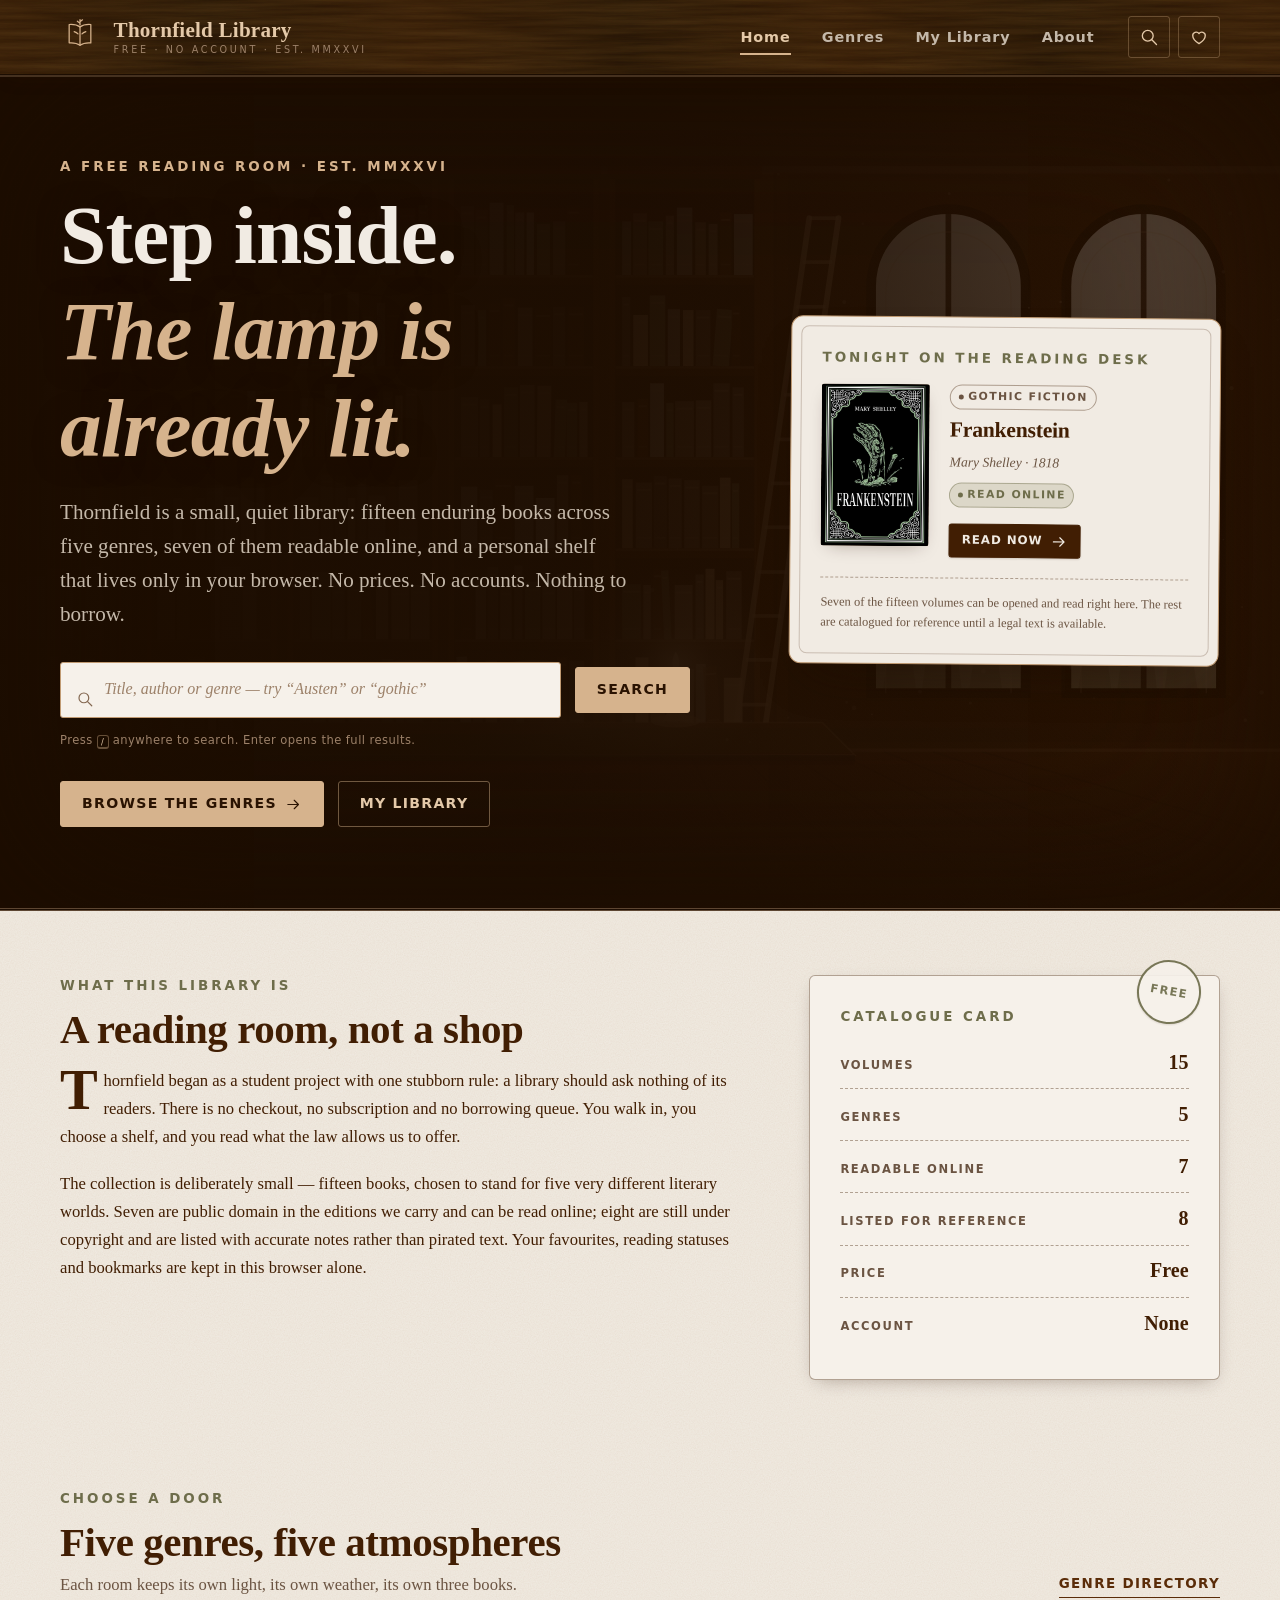
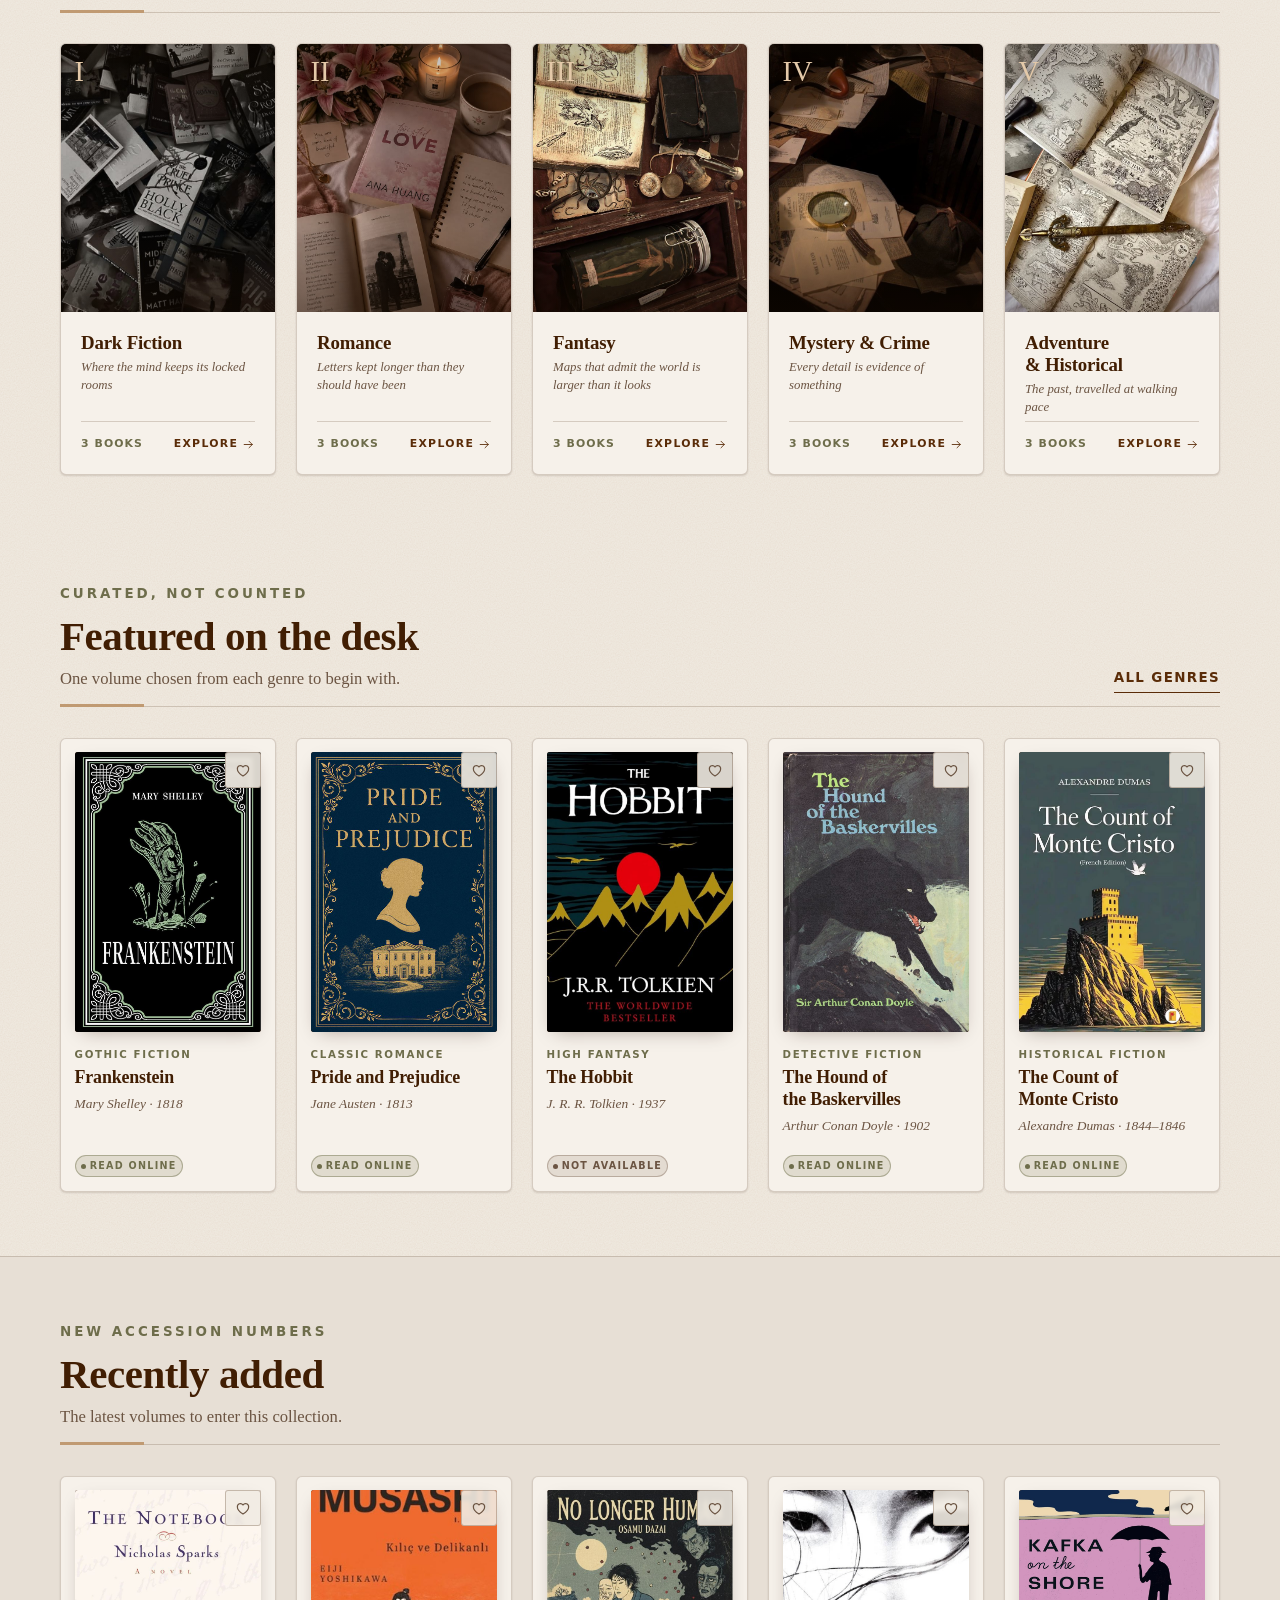
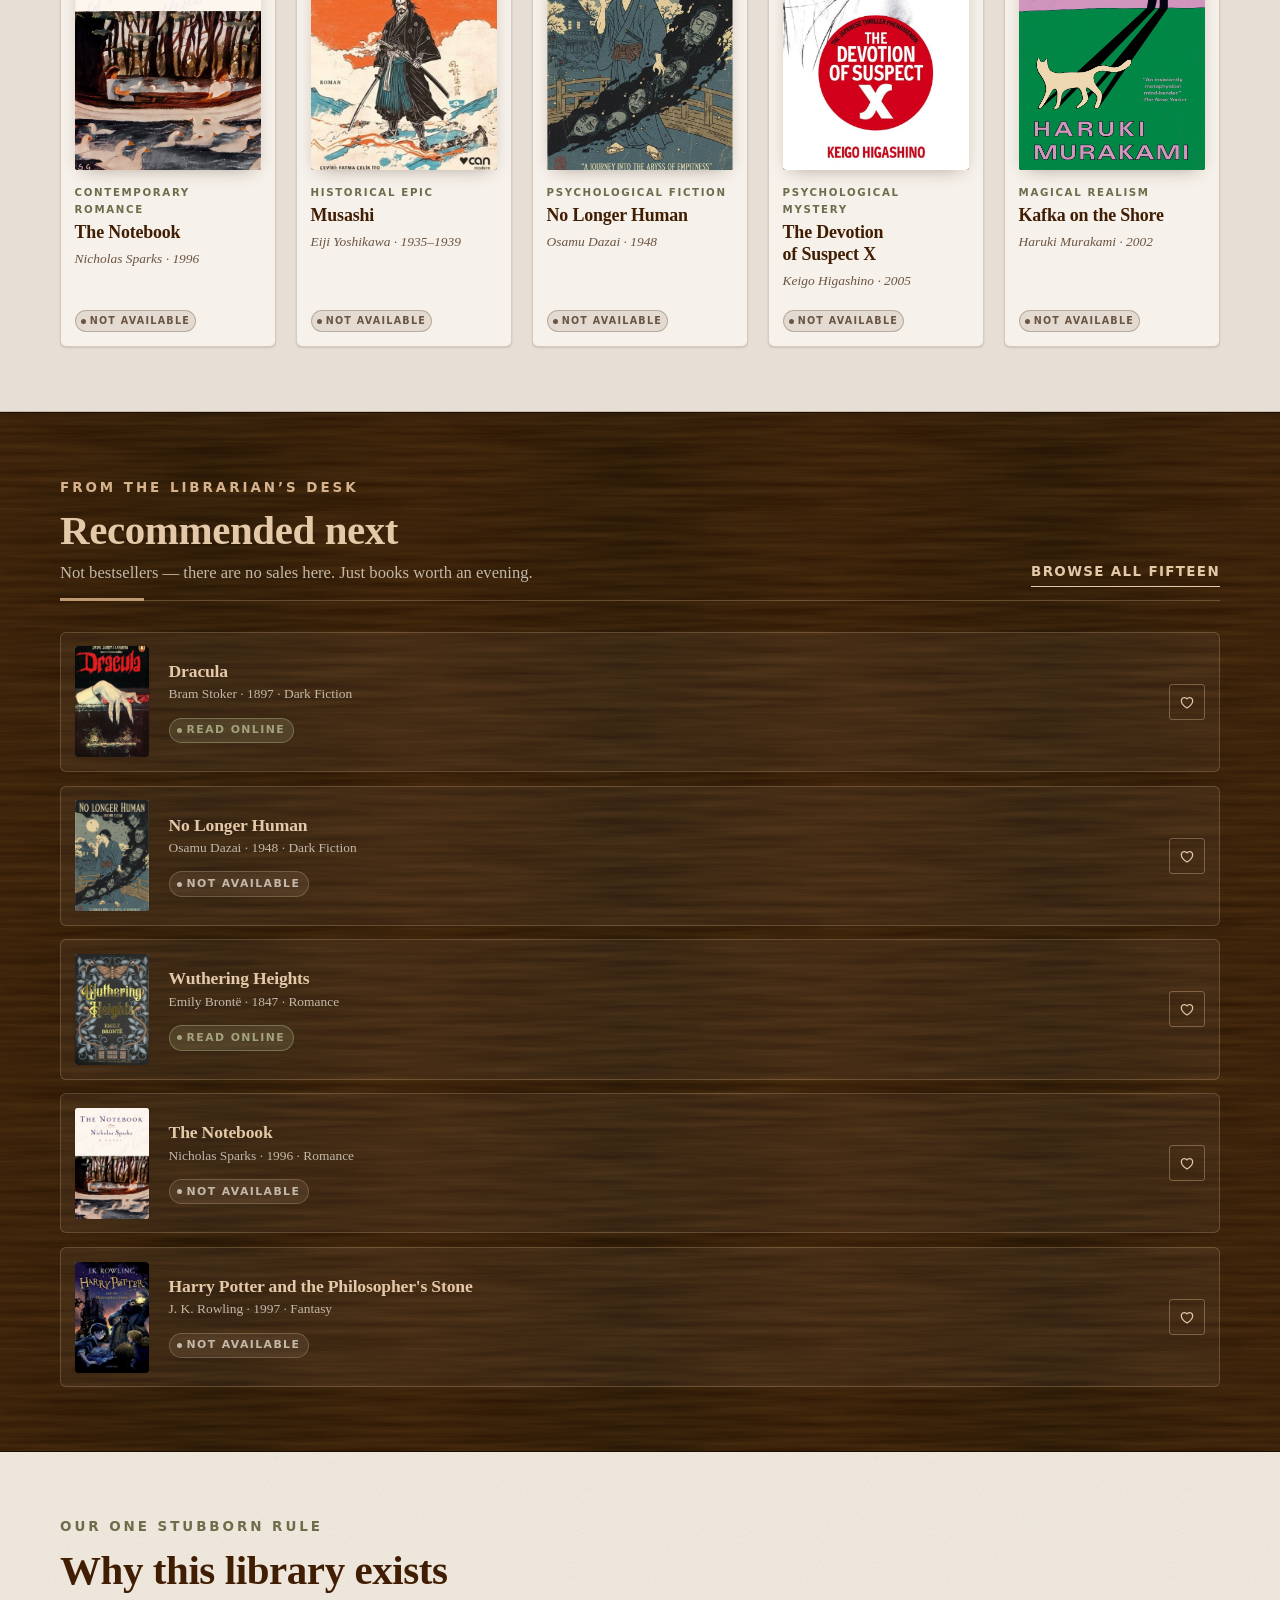
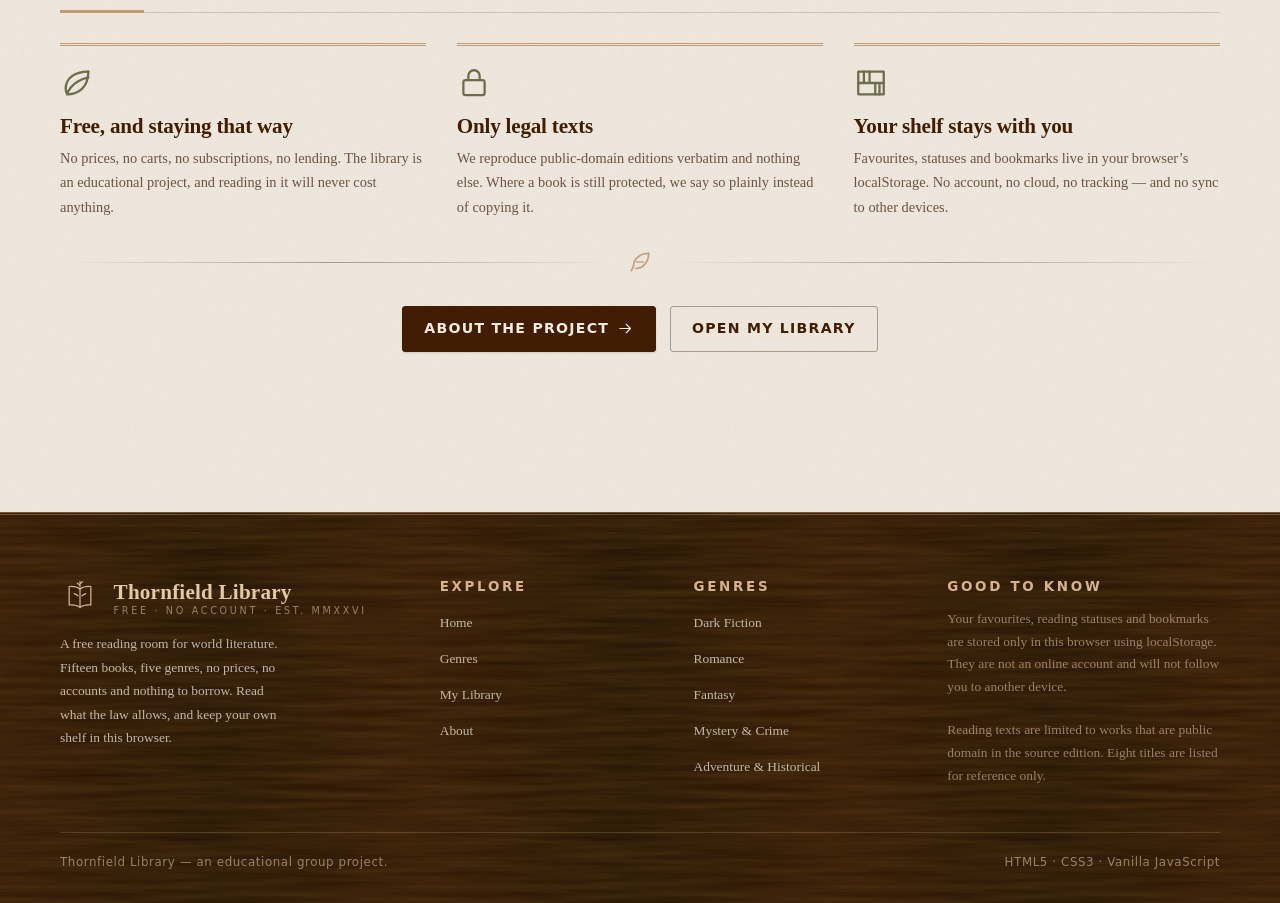
<file: index.html>
<!DOCTYPE html>
<html lang="en">
<head>
  <meta charset="UTF-8">
  <meta name="viewport" content="width=device-width, initial-scale=1">
  <title>Thornfield Library — A Free Digital Reading Room</title>
  <meta name="description" content="A free digital library of fifteen enduring books across five genres. Read public-domain texts online, keep a personal shelf in your browser. No prices, no accounts, nothing to borrow.">
  <link rel="icon" type="image/svg+xml" href="assets/icons/favicon.svg">
  <link rel="stylesheet" href="css/style.css">
  <link rel="stylesheet" href="css/home.css">
  <link rel="stylesheet" href="css/responsive.css">
</head>
<body data-root="./">
  <a class="skip-link" href="#main">Skip to content</a>

  <!-- Shared header is injected here by app.js (one copy for the whole site). -->
  <div id="site-header"></div>

  <main id="main">
    <noscript>
      <div class="wrap section">
        <div class="notice notice--warn">
          <p><strong>JavaScript is switched off.</strong> Thornfield Library renders its shelves with vanilla JavaScript. Please enable it to browse the collection, or ask your teacher for the printed book list.</p>
        </div>
      </div>
    </noscript>

    <!-- ============================================================ HERO -->
    <section class="home-hero" aria-labelledby="hero-title">
      <img class="home-hero__bg" src="assets/images/backgrounds/hero-library.svg" alt="" aria-hidden="true">
      <div class="home-hero__overlay" aria-hidden="true"></div>

      <div class="wrap home-hero__inner">
        <div class="home-hero__content">
          <span class="eyebrow eyebrow--on-dark">A free reading room · Est. MMXXVI</span>
          <h1 id="hero-title">Step inside.<br><em>The lamp is already lit.</em></h1>
          <p class="lead">Thornfield is a small, quiet library: fifteen enduring books across five genres, seven of them readable online, and a personal shelf that lives only in your browser. No prices. No accounts. Nothing to borrow.</p>

          <!-- Prominent working search: live suggestions below, Enter opens
               the full shared search dialog. -->
          <form class="home-hero__search" id="home-search-form" role="search" aria-label="Search the collection">
            <div class="search-field home-hero__search-field">
              <span data-icon="search"></span>
              <label class="sr-only" for="home-search-input">Search by title, author or genre</label>
              <input class="input" id="home-search-input" type="search" maxlength="120" autocomplete="off"
                     placeholder="Title, author or genre — try “Austen” or “gothic”"
                     aria-describedby="home-search-hint">
            </div>
            <button class="btn btn--on-dark" type="submit">Search</button>
            <p class="home-hero__search-hint" id="home-search-hint">Press <kbd>/</kbd> anywhere to search. Enter opens the full results.</p>

            <div class="home-search-panel" id="home-search-panel" hidden>
              <p class="home-search-panel__status" id="home-search-status" role="status" aria-live="polite"></p>
              <div class="home-search-panel__list" id="home-search-list"></div>
            </div>
          </form>

          <div class="btn-row home-hero__actions">
            <a class="btn btn--on-dark" href="pages/genres.html">Browse the genres <span data-icon="arrowRight"></span></a>
            <a class="btn btn--outline-dark" href="pages/my-library.html">My library</a>
          </div>
        </div>

        <!-- A single volume on the reading desk, rendered by home.js. -->
        <aside class="home-hero__panel" aria-label="Tonight on the reading desk">
          <span class="eyebrow">Tonight on the reading desk</span>
          <div id="hero-spotlight"></div>
          <p class="home-hero__panel-note">Seven of the fifteen volumes can be opened and read right here. The rest are catalogued for reference until a legal text is available.</p>
        </aside>
      </div>
    </section>

    <!-- =========================================================== INTRO -->
    <section class="section" aria-labelledby="intro-title">
      <div class="wrap home-intro">
        <div class="home-intro__text">
          <span class="eyebrow">What this library is</span>
          <h2 id="intro-title">A reading room, not a shop</h2>
          <p>Thornfield began as a student project with one stubborn rule: a library should ask nothing of its readers. There is no checkout, no subscription and no borrowing queue. You walk in, you choose a shelf, and you read what the law allows us to offer.</p>
          <p>The collection is deliberately small — fifteen books, chosen to stand for five very different literary worlds. Seven are public domain in the editions we carry and can be read online; eight are still under copyright and are listed with accurate notes rather than pirated text. Your favourites, reading statuses and bookmarks are kept in this browser alone.</p>
        </div>
        <aside class="home-index-card" aria-label="The collection at a glance">
          <span class="home-index-card__stamp" aria-hidden="true">Free</span>
          <span class="eyebrow">Catalogue card</span>
          <dl class="home-index-card__list" id="home-index-list"><!-- rows injected by home.js --></dl>
        </aside>
      </div>
    </section>

    <!-- ========================================================== GENRES -->
    <section class="section section--tight" aria-labelledby="home-genres-title">
      <div class="wrap">
        <div class="section-head">
          <div class="section-head__text">
            <span class="eyebrow">Choose a door</span>
            <h2 id="home-genres-title">Five genres, five atmospheres</h2>
            <p>Each room keeps its own light, its own weather, its own three books.</p>
          </div>
          <a class="section-head__link" href="pages/genres.html">Genre directory</a>
        </div>
        <div class="genre-strip" id="home-genre-strip"><!-- tiles injected by home.js --></div>
      </div>
    </section>

    <!-- ======================================================== FEATURED -->
    <section class="section" aria-labelledby="featured-title">
      <div class="wrap">
        <div class="section-head">
          <div class="section-head__text">
            <span class="eyebrow">Curated, not counted</span>
            <h2 id="featured-title">Featured on the desk</h2>
            <p>One volume chosen from each genre to begin with.</p>
          </div>
          <a class="section-head__link" href="pages/genres.html">All genres</a>
        </div>
        <div id="home-featured"><!-- book grid injected by home.js --></div>
      </div>
    </section>

    <!-- ================================================== RECENTLY ADDED -->
    <section class="section section--surface" aria-labelledby="recent-title">
      <div class="wrap">
        <div class="section-head">
          <div class="section-head__text">
            <span class="eyebrow">New accession numbers</span>
            <h2 id="recent-title">Recently added</h2>
            <p>The latest volumes to enter this collection.</p>
          </div>
        </div>
        <div id="home-recent"><!-- book grid injected by home.js --></div>
      </div>
    </section>

    <!-- ====================================================== RECOMMENDED -->
    <section class="section section--dark home-recommended" aria-labelledby="recommended-title">
      <div class="wrap">
        <div class="section-head">
          <div class="section-head__text">
            <span class="eyebrow eyebrow--on-dark">From the librarian’s desk</span>
            <h2 id="recommended-title">Recommended next</h2>
            <p>Not bestsellers — there are no sales here. Just books worth an evening.</p>
          </div>
          <a class="section-head__link" href="pages/genres.html">Browse all fifteen</a>
        </div>
        <div class="home-recommended__list" id="home-recommended"><!-- book rows injected by home.js --></div>
      </div>
    </section>

    <!-- ========================================================= PURPOSE -->
    <section class="section" aria-labelledby="purpose-title">
      <div class="wrap">
        <div class="section-head">
          <div class="section-head__text">
            <span class="eyebrow">Our one stubborn rule</span>
            <h2 id="purpose-title">Why this library exists</h2>
          </div>
        </div>
        <div class="home-purpose">
          <article class="home-purpose__item">
            <span class="home-purpose__icon" data-icon="leaf" aria-hidden="true"></span>
            <h3>Free, and staying that way</h3>
            <p>No prices, no carts, no subscriptions, no lending. The library is an educational project, and reading in it will never cost anything.</p>
          </article>
          <article class="home-purpose__item">
            <span class="home-purpose__icon" data-icon="lock" aria-hidden="true"></span>
            <h3>Only legal texts</h3>
            <p>We reproduce public-domain editions verbatim and nothing else. Where a book is still protected, we say so plainly instead of copying it.</p>
          </article>
          <article class="home-purpose__item">
            <span class="home-purpose__icon" data-icon="shelves" aria-hidden="true"></span>
            <h3>Your shelf stays with you</h3>
            <p>Favourites, statuses and bookmarks live in your browser’s localStorage. No account, no cloud, no tracking — and no sync to other devices.</p>
          </article>
        </div>
        <div class="ornament" aria-hidden="true"><span class="ornament__mark" data-icon="feather"></span></div>
        <div class="btn-row home-purpose__cta">
          <a class="btn btn--primary" href="pages/about.html">About the project <span data-icon="arrowRight"></span></a>
          <a class="btn btn--ghost" href="pages/my-library.html">Open my library</a>
        </div>
      </div>
    </section>
  </main>

  <!-- Shared footer is injected here by app.js. -->
  <div id="site-footer"></div>

  <!-- Load order matters: data → shared runtime → this page. All deferred. -->
  <script src="js/books.js" defer></script>
  <script src="js/app.js" defer></script>
  <script src="js/home.js" defer></script>
</body>
</html>
</file>
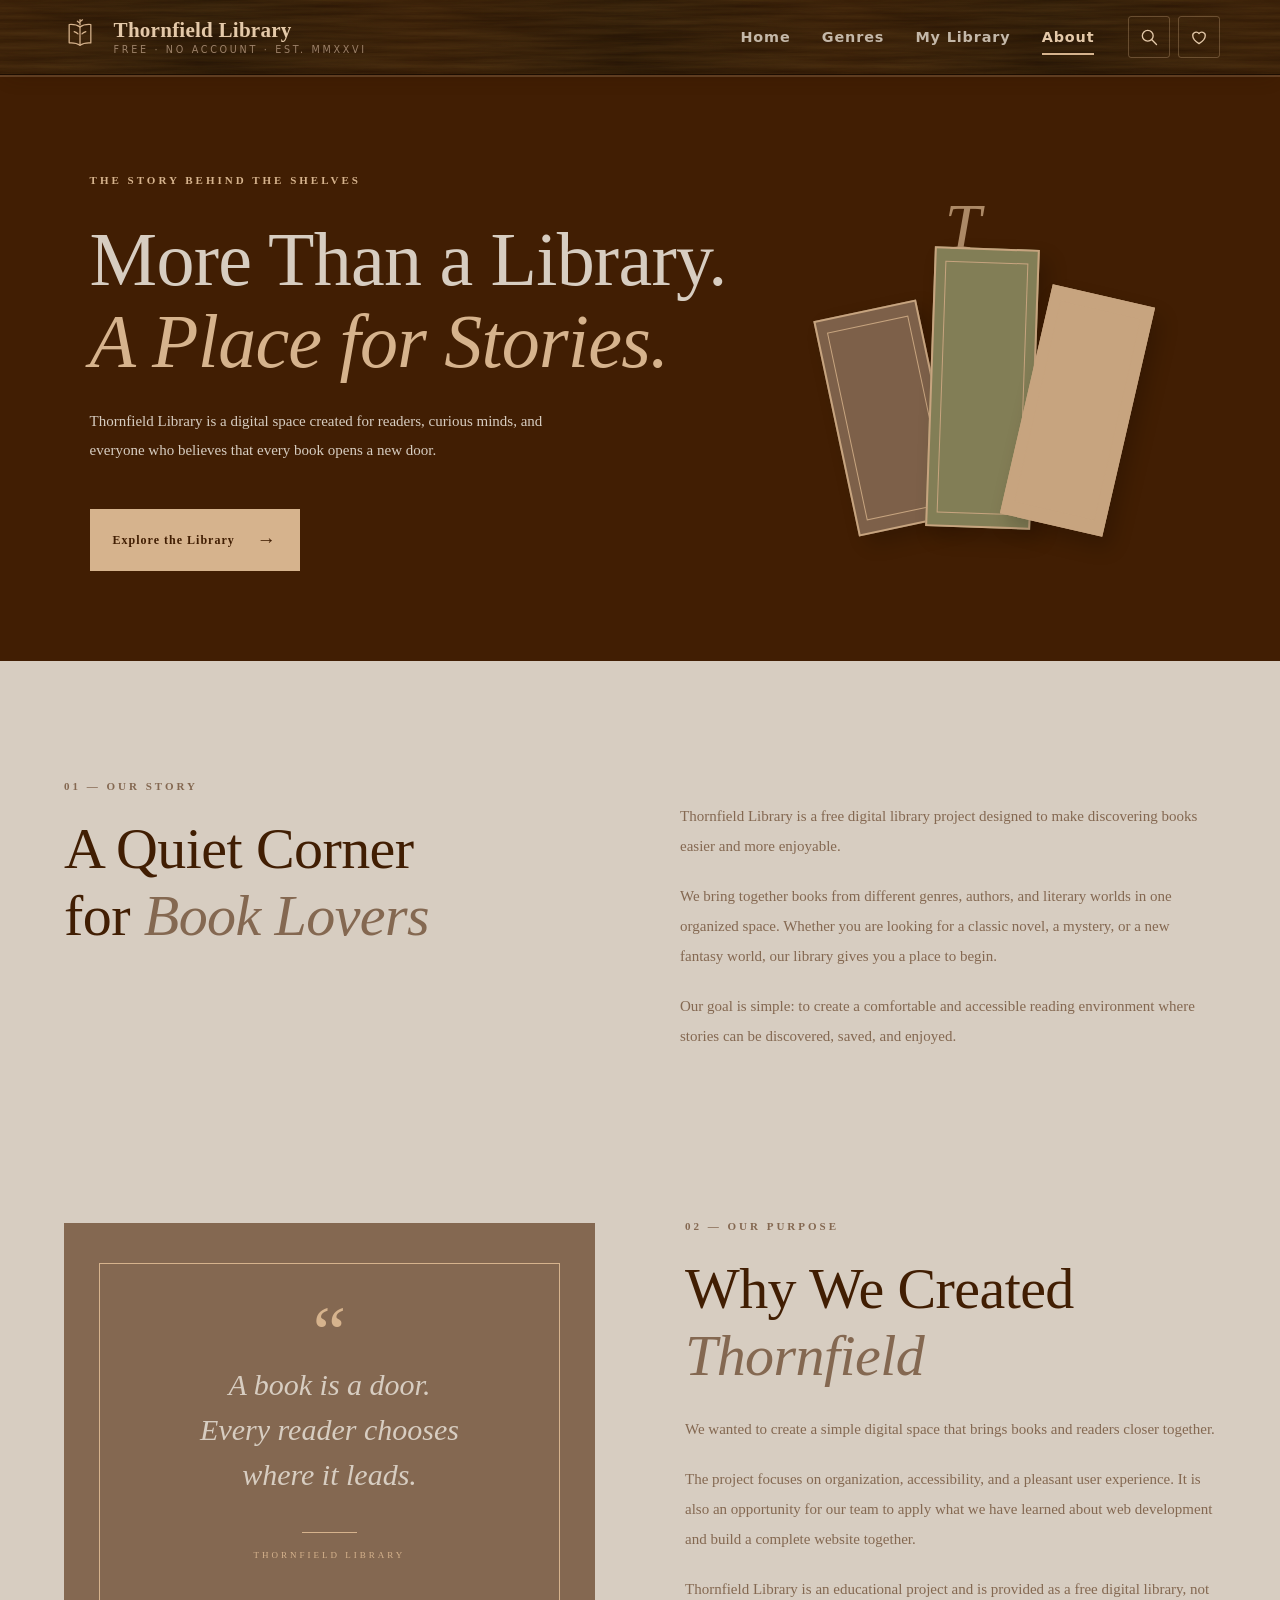
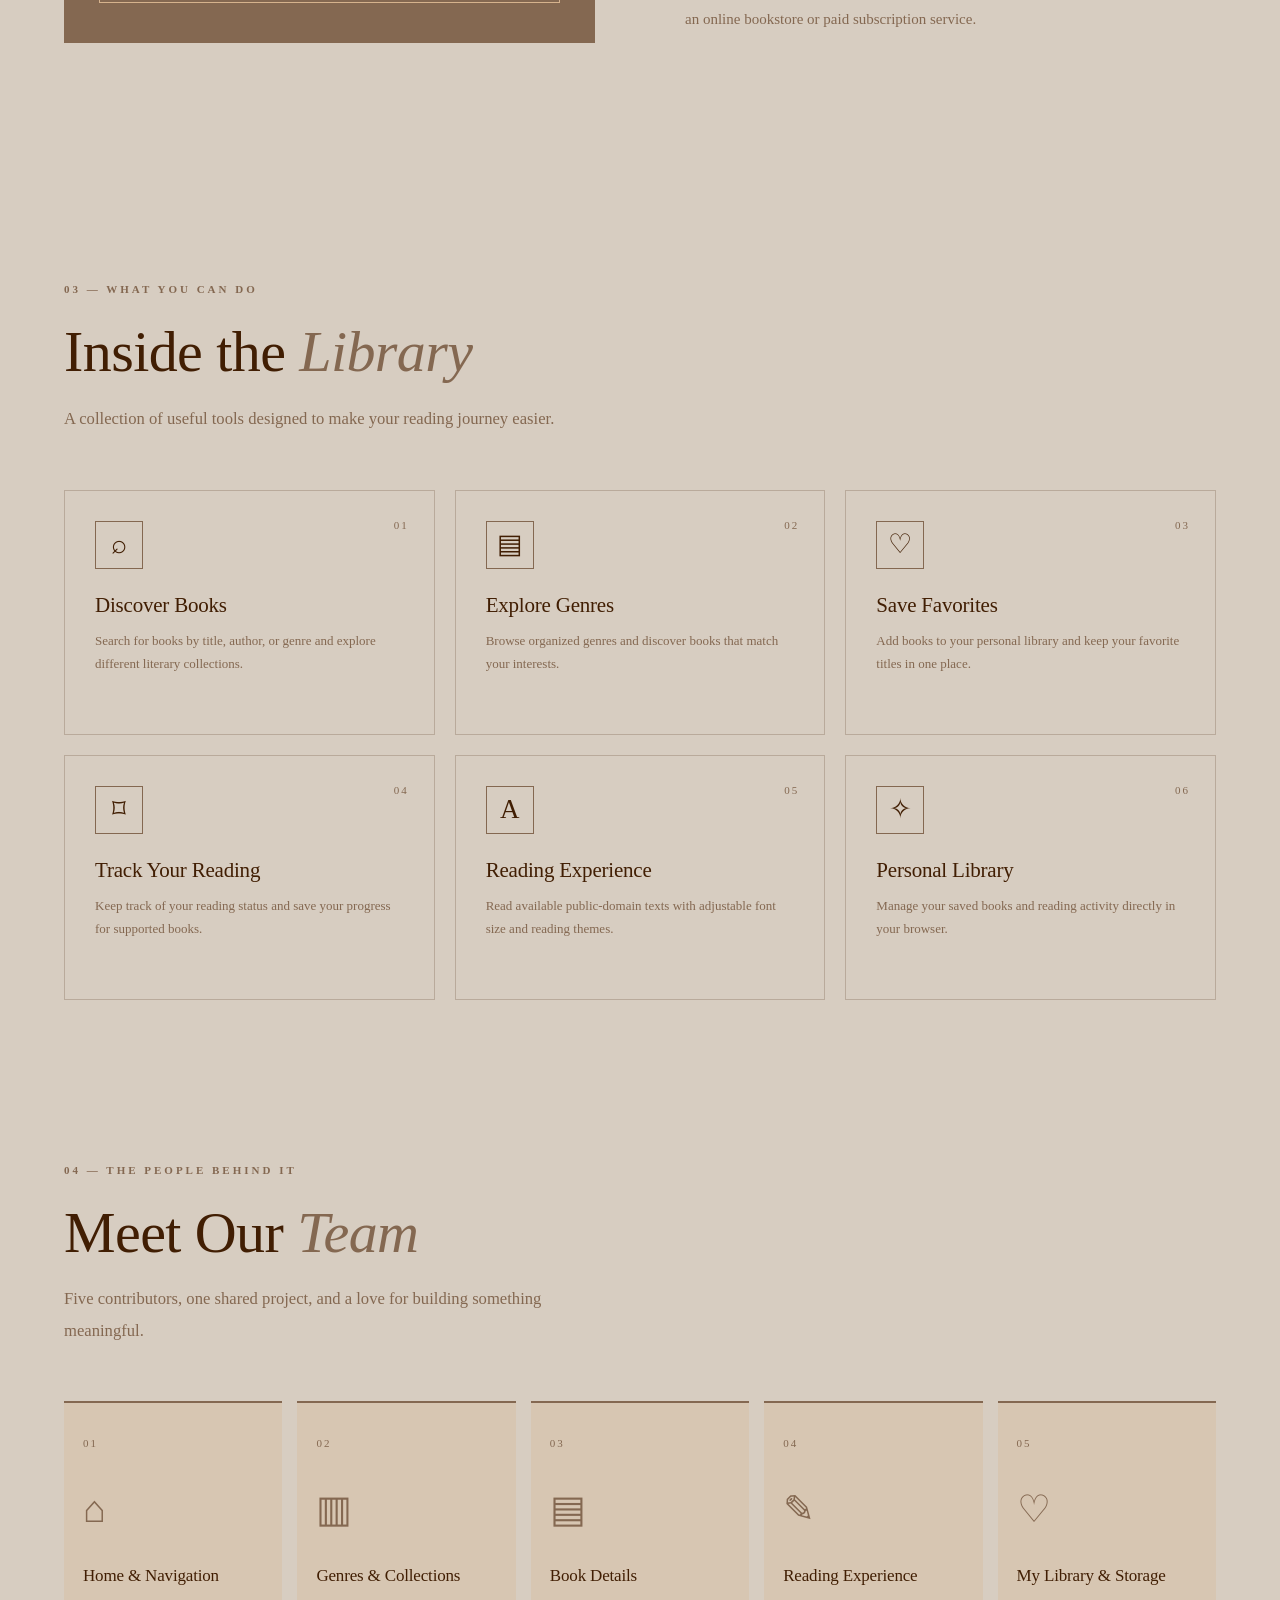
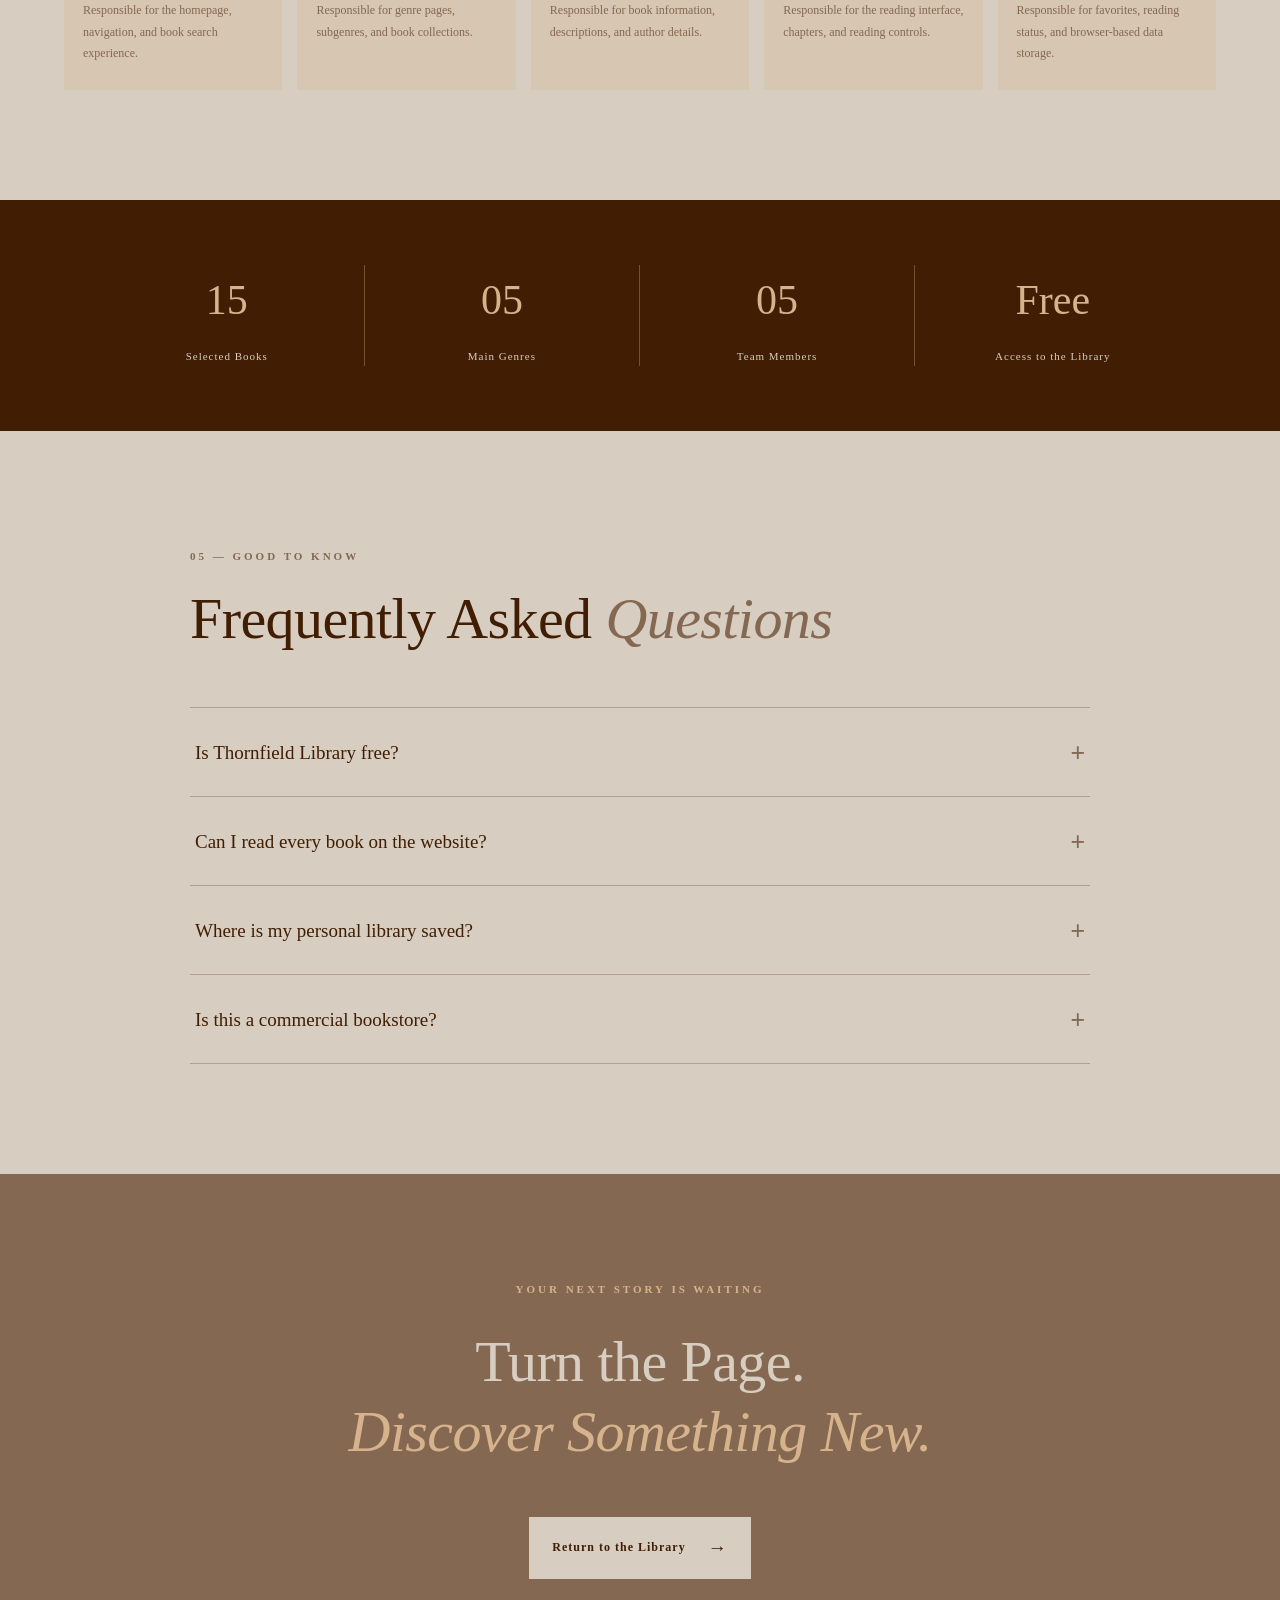
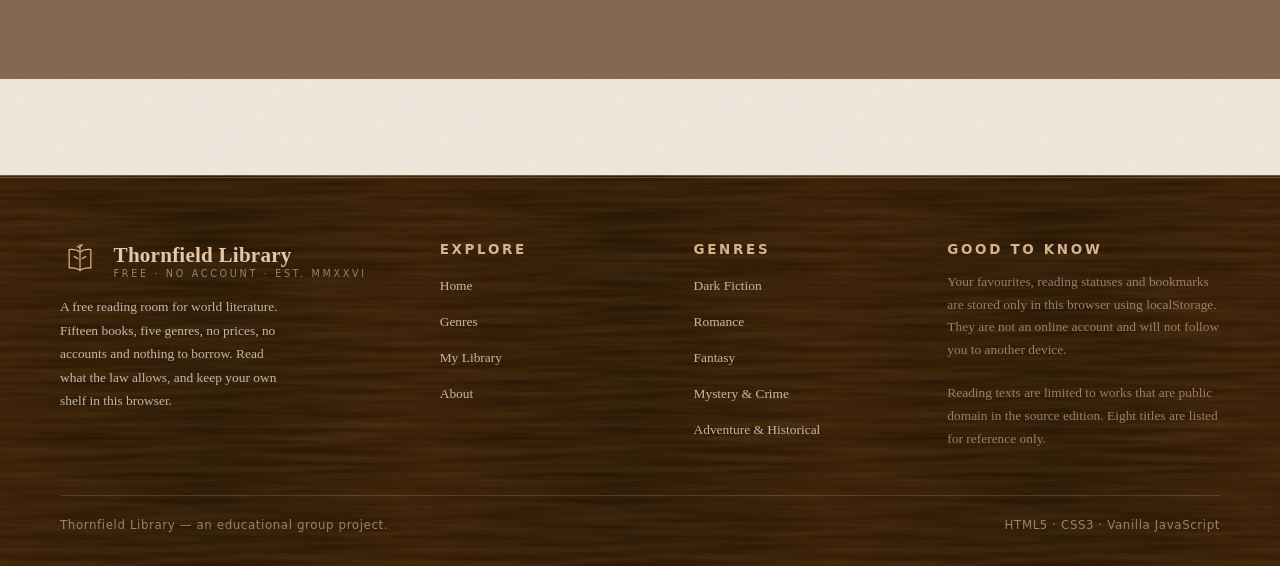
<file: pages/about.html>
<!DOCTYPE html>
<html lang="en">

<head>
    <meta charset="UTF-8">
    <meta name="viewport" content="width=device-width, initial-scale=1.0">

    <title>About Us | Thornfield Library</title>

    <link rel="stylesheet" href="../css/style.css">
    <link rel="stylesheet" href="../css/about.css">
    <link rel="stylesheet" href="../css/responsive.css">
</head>

<body data-root="../">

    <div id="site-header"></div>

    <main class="about-page">

        <!-- HERO -->
        <section class="about-hero">
            <div class="about-hero__content">
                <span class="about-eyebrow">THE STORY BEHIND THE SHELVES</span>

                <h1>More Than a Library.<br><em>A Place for Stories.</em></h1>

                <p>
                    Thornfield Library is a digital space created for readers,
                    curious minds, and everyone who believes that every book
                    opens a new door.
                </p>

                <a href="../index.html" class="about-button">
                    Explore the Library <span>→</span>
                </a>
            </div>

            <div class="about-hero__decoration" aria-hidden="true">
                <div class="about-book about-book--one"></div>
                <div class="about-book about-book--two"></div>
                <div class="about-book about-book--three"></div>
                <div class="about-ornament">T</div>
            </div>
        </section>

        <!-- INTRODUCTION -->
        <section class="about-intro about-section">
            <div class="about-section-heading">
                <span class="about-eyebrow">01 — OUR STORY</span>
                <h2>A Quiet Corner for <em>Book Lovers</em></h2>
            </div>

            <div class="about-intro__body">
                <p>
                    Thornfield Library is a free digital library project
                    designed to make discovering books easier and more
                    enjoyable.
                </p>

                <p>
                    We bring together books from different genres, authors,
                    and literary worlds in one organized space. Whether you
                    are looking for a classic novel, a mystery, or a new
                    fantasy world, our library gives you a place to begin.
                </p>

                <p>
                    Our goal is simple: to create a comfortable and accessible
                    reading environment where stories can be discovered,
                    saved, and enjoyed.
                </p>
            </div>
        </section>

        <!-- PURPOSE -->
        <section class="about-purpose about-section">
            <div class="about-purpose__image">
                <div class="about-purpose__frame">
                    <span class="about-purpose__quote-mark">“</span>
                    <p>
                        A book is a door.<br>
                        Every reader chooses<br>
                        where it leads.
                    </p>
                    <span class="about-purpose__line"></span>
                    <small>THORNFIELD LIBRARY</small>
                </div>
            </div>

            <div class="about-purpose__content">
                <span class="about-eyebrow">02 — OUR PURPOSE</span>
                <h2>Why We Created <em>Thornfield</em></h2>

                <p>
                    We wanted to create a simple digital space that brings
                    books and readers closer together.
                </p>

                <p>
                    The project focuses on organization, accessibility,
                    and a pleasant user experience. It is also an opportunity
                    for our team to apply what we have learned about web
                    development and build a complete website together.
                </p>

                <p>
                    Thornfield Library is an educational project and is
                    provided as a free digital library, not an online
                    bookstore or paid subscription service.
                </p>
            </div>
        </section>

        <!-- FEATURES -->
        <section class="about-features about-section">
            <div class="about-section-heading">
                <span class="about-eyebrow">03 — WHAT YOU CAN DO</span>
                <h2>Inside the <em>Library</em></h2>
                <p>
                    A collection of useful tools designed to make your
                    reading journey easier.
                </p>
            </div>

            <div class="about-feature-grid">

                <article class="about-feature-card">
                    <span class="about-feature-number">01</span>
                    <div class="about-feature-icon">⌕</div>
                    <h3>Discover Books</h3>
                    <p>
                        Search for books by title, author, or genre and
                        explore different literary collections.
                    </p>
                </article>

                <article class="about-feature-card">
                    <span class="about-feature-number">02</span>
                    <div class="about-feature-icon">▤</div>
                    <h3>Explore Genres</h3>
                    <p>
                        Browse organized genres and discover books that
                        match your interests.
                    </p>
                </article>

                <article class="about-feature-card">
                    <span class="about-feature-number">03</span>
                    <div class="about-feature-icon">♡</div>
                    <h3>Save Favorites</h3>
                    <p>
                        Add books to your personal library and keep
                        your favorite titles in one place.
                    </p>
                </article>

                <article class="about-feature-card">
                    <span class="about-feature-number">04</span>
                    <div class="about-feature-icon">⌑</div>
                    <h3>Track Your Reading</h3>
                    <p>
                        Keep track of your reading status and save
                        your progress for supported books.
                    </p>
                </article>

                <article class="about-feature-card">
                    <span class="about-feature-number">05</span>
                    <div class="about-feature-icon">A</div>
                    <h3>Reading Experience</h3>
                    <p>
                        Read available public-domain texts with
                        adjustable font size and reading themes.
                    </p>
                </article>

                <article class="about-feature-card">
                    <span class="about-feature-number">06</span>
                    <div class="about-feature-icon">✧</div>
                    <h3>Personal Library</h3>
                    <p>
                        Manage your saved books and reading activity
                        directly in your browser.
                    </p>
                </article>

            </div>
        </section>

        <!-- TEAM -->
        <section class="about-team about-section">
            <div class="about-section-heading">
                <span class="about-eyebrow">04 — THE PEOPLE BEHIND IT</span>
                <h2>Meet Our <em>Team</em></h2>
                <p>
                    Five contributors, one shared project, and a love
                    for building something meaningful.
                </p>
            </div>

            <div class="about-team-grid">

                <article class="about-team-card">
                    <span class="about-team-card__number">01</span>
                    <div class="about-team-card__symbol">⌂</div>
                    <h3>Home & Navigation</h3>
                    <p>
                        Responsible for the homepage, navigation,
                        and book search experience.
                    </p>
                </article>

                <article class="about-team-card">
                    <span class="about-team-card__number">02</span>
                    <div class="about-team-card__symbol">▥</div>
                    <h3>Genres & Collections</h3>
                    <p>
                        Responsible for genre pages, subgenres,
                        and book collections.
                    </p>
                </article>

                <article class="about-team-card">
                    <span class="about-team-card__number">03</span>
                    <div class="about-team-card__symbol">▤</div>
                    <h3>Book Details</h3>
                    <p>
                        Responsible for book information,
                        descriptions, and author details.
                    </p>
                </article>

                <article class="about-team-card">
                    <span class="about-team-card__number">04</span>
                    <div class="about-team-card__symbol">✎</div>
                    <h3>Reading Experience</h3>
                    <p>
                        Responsible for the reading interface,
                        chapters, and reading controls.
                    </p>
                </article>

                <article class="about-team-card">
                    <span class="about-team-card__number">05</span>
                    <div class="about-team-card__symbol">♡</div>
                    <h3>My Library & Storage</h3>
                    <p>
                        Responsible for favorites, reading status,
                        and browser-based data storage.
                    </p>
                </article>

            </div>
        </section>

        <!-- PROJECT FACTS -->
        <section class="about-facts">
            <div class="about-fact">
                <strong>15</strong>
                <span>Selected Books</span>
            </div>

            <div class="about-fact">
                <strong>05</strong>
                <span>Main Genres</span>
            </div>

            <div class="about-fact">
                <strong>05</strong>
                <span>Team Members</span>
            </div>

            <div class="about-fact">
                <strong>Free</strong>
                <span>Access to the Library</span>
            </div>
        </section>

        <!-- FAQ -->
        <section class="about-faq about-section">
            <div class="about-section-heading">
                <span class="about-eyebrow">05 — GOOD TO KNOW</span>
                <h2>Frequently Asked <em>Questions</em></h2>
            </div>

            <div class="about-faq-list">

                <article class="about-faq-item">
                    <button class="about-faq-question"
                        type="button"
                        aria-expanded="false">
                        Is Thornfield Library free?
                        <span>+</span>
                    </button>

                    <div class="about-faq-answer">
                        <p>
                            Yes. Thornfield Library is a free educational
                            digital library project. It does not offer
                            paid subscriptions or book purchases.
                        </p>
                    </div>
                </article>

                <article class="about-faq-item">
                    <button class="about-faq-question"
                        type="button"
                        aria-expanded="false">
                        Can I read every book on the website?
                        <span>+</span>
                    </button>

                    <div class="about-faq-answer">
                        <p>
                            Not every listed book has a full reading text.
                            The Read Mode is provided only for books with
                            suitable public-domain or appropriately
                            licensed text sources. Other books are
                            available for discovery and reference.
                        </p>
                    </div>
                </article>

                <article class="about-faq-item">
                    <button class="about-faq-question"
                        type="button"
                        aria-expanded="false">
                        Where is my personal library saved?
                        <span>+</span>
                    </button>

                    <div class="about-faq-answer">
                        <p>
                            Your favorites, reading status, and progress
                            are stored locally in your browser. They are
                            not automatically synchronized between
                            different devices.
                        </p>
                    </div>
                </article>

                <article class="about-faq-item">
                    <button class="about-faq-question"
                        type="button"
                        aria-expanded="false">
                        Is this a commercial bookstore?
                        <span>+</span>
                    </button>

                    <div class="about-faq-answer">
                        <p>
                            No. Thornfield Library is an educational
                            website project created to demonstrate
                            digital library features and web development.
                        </p>
                    </div>
                </article>

            </div>
        </section>

        <!-- FINAL CTA -->
        <section class="about-ending">
            <span class="about-eyebrow">YOUR NEXT STORY IS WAITING</span>
            <h2>Turn the Page.<br><em>Discover Something New.</em></h2>

            <a href="../index.html" class="about-button about-button--light">
                Return to the Library <span>→</span>
            </a>
        </section>

    </main>

    <div id="site-footer"></div>

    <script src="../js/books.js"></script>
    <script src="../js/app.js"></script>
    <script src="../js/about.js"></script>

</body>
</html>
</file>
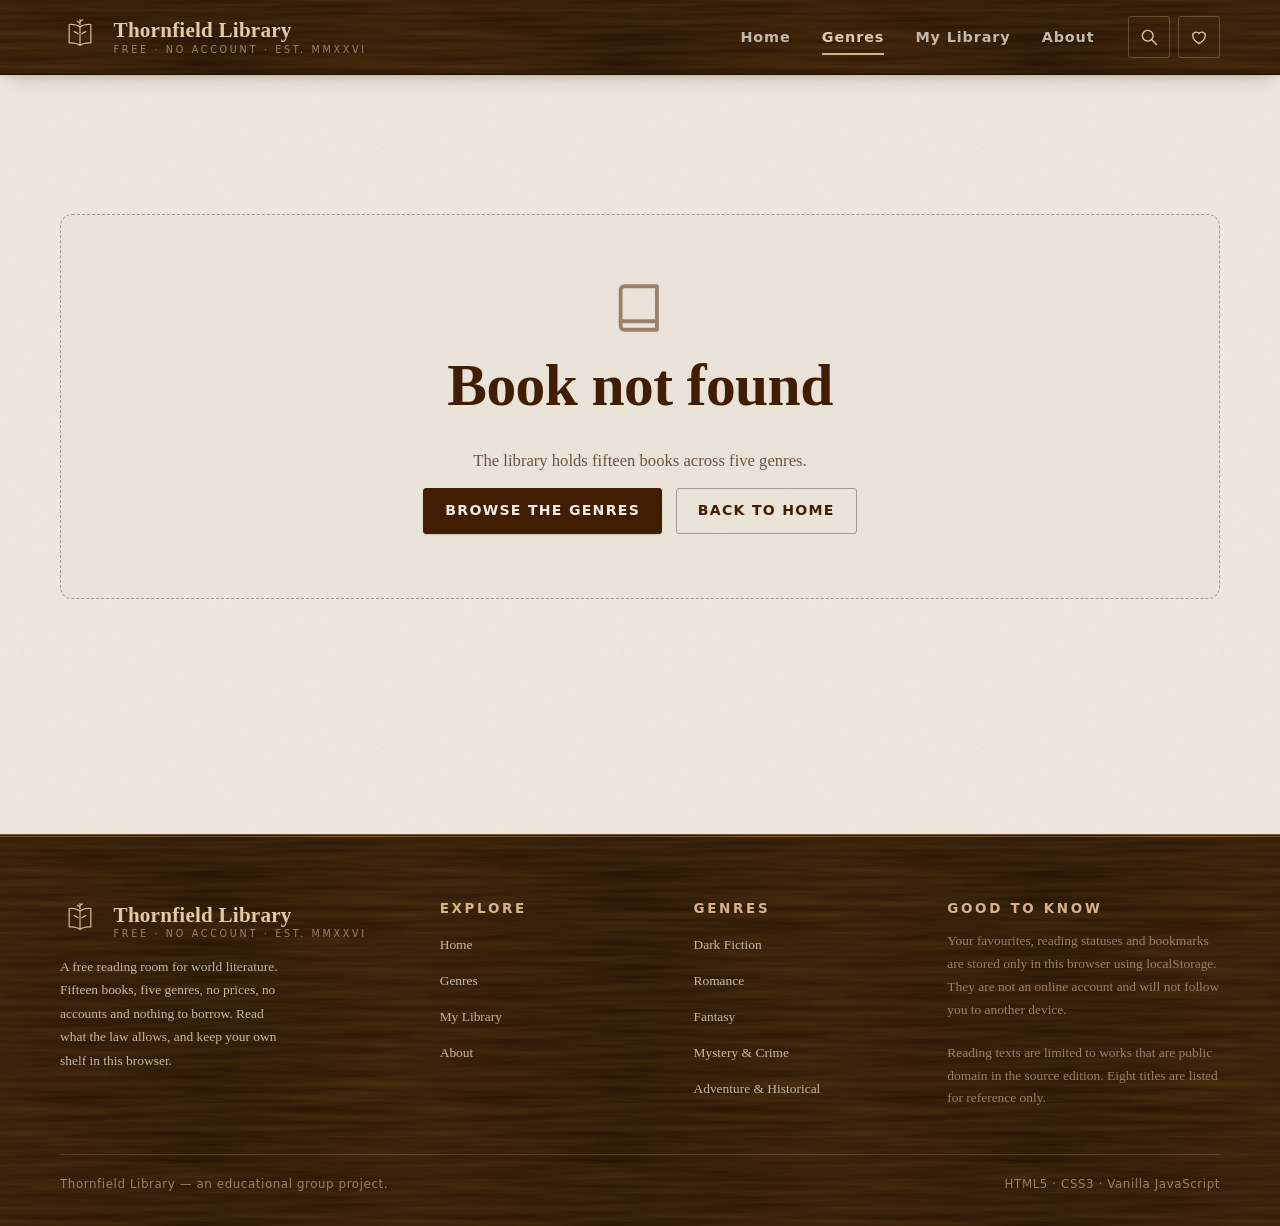
<file: pages/book-details.html>
<!DOCTYPE html>
<html lang="en">

<head>
  <meta charset="UTF-8">
  <meta name="viewport" content="width=device-width, initial-scale=1">

  <title>Book Details — Thornfield Library</title>

  <meta
    name="description"
    content="Explore book details, author biographies, publication information and reading availability at Thornfield Library."
  >

  <link rel="icon" type="image/svg+xml" href="../assets/icons/favicon.svg">

  <link rel="stylesheet" href="../css/style.css">
  <link rel="stylesheet" href="../css/book-details.css">
  <link rel="stylesheet" href="../css/responsive.css">
</head>

<body data-root="../">

  <a class="skip-link" href="#main">Skip to content</a>

  <div id="site-header"></div>


  <main id="main">

    <div id="book-details-root">

      <!-- Content is rendered by book-details.js -->

    </div>

  </main>


  <div id="site-footer"></div>


  <script src="../js/books.js" defer></script>
  <script src="../js/app.js" defer></script>
  <script src="../js/book-details.js" defer></script>

</body>
</html>
</file>
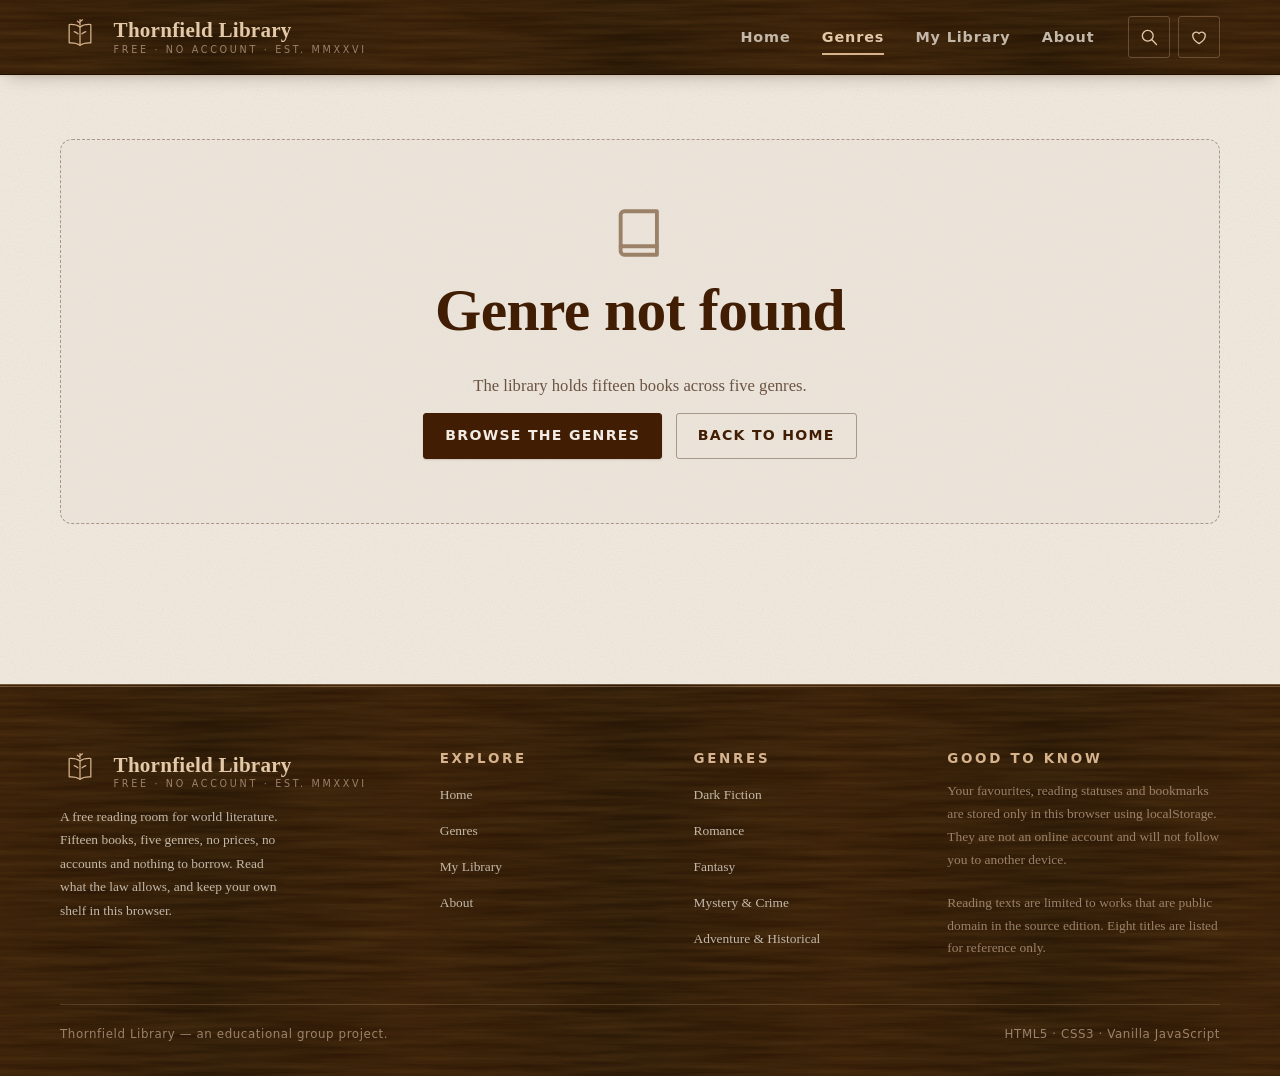
<file: pages/genre-details.html>
<!DOCTYPE html>
<html lang="en">
<head>
  <meta charset="UTF-8">
  <meta name="viewport" content="width=device-width, initial-scale=1">
  <title>Genre — Thornfield Library</title>
  <meta name="description" content="A genre room in the Thornfield Library: atmospheric introduction, subgenre filters, featured volumes and the complete shelf.">
  <link rel="icon" type="image/svg+xml" href="../assets/icons/favicon.svg">
  <link rel="stylesheet" href="../css/style.css">
  <link rel="stylesheet" href="../css/genres.css">
  <link rel="stylesheet" href="../css/responsive.css">
</head>
<body data-root="../">
  <a class="skip-link" href="#main">Skip to content</a>

  <div id="site-header"></div>

  <main id="main">
    <noscript>
      <div class="wrap section">
        <div class="notice notice--warn">
          <p><strong>JavaScript is switched off.</strong> Genre rooms are rendered from the shared book data with vanilla JavaScript. Please enable it to open this room.</p>
        </div>
      </div>
    </noscript>

    <!-- One reusable template for all five genres. genres.js reads ?genre=
         (and optional ?sub=) from the URL and renders the whole room here.
         An unknown id shows the shared "not found" panel instead. -->
    <div id="genre-root"></div>
  </main>

  <div id="site-footer"></div>

  <script src="../js/books.js" defer></script>
  <script src="../js/app.js" defer></script>
  <script src="../js/genres.js" defer></script>
</body>
</html>
</file>
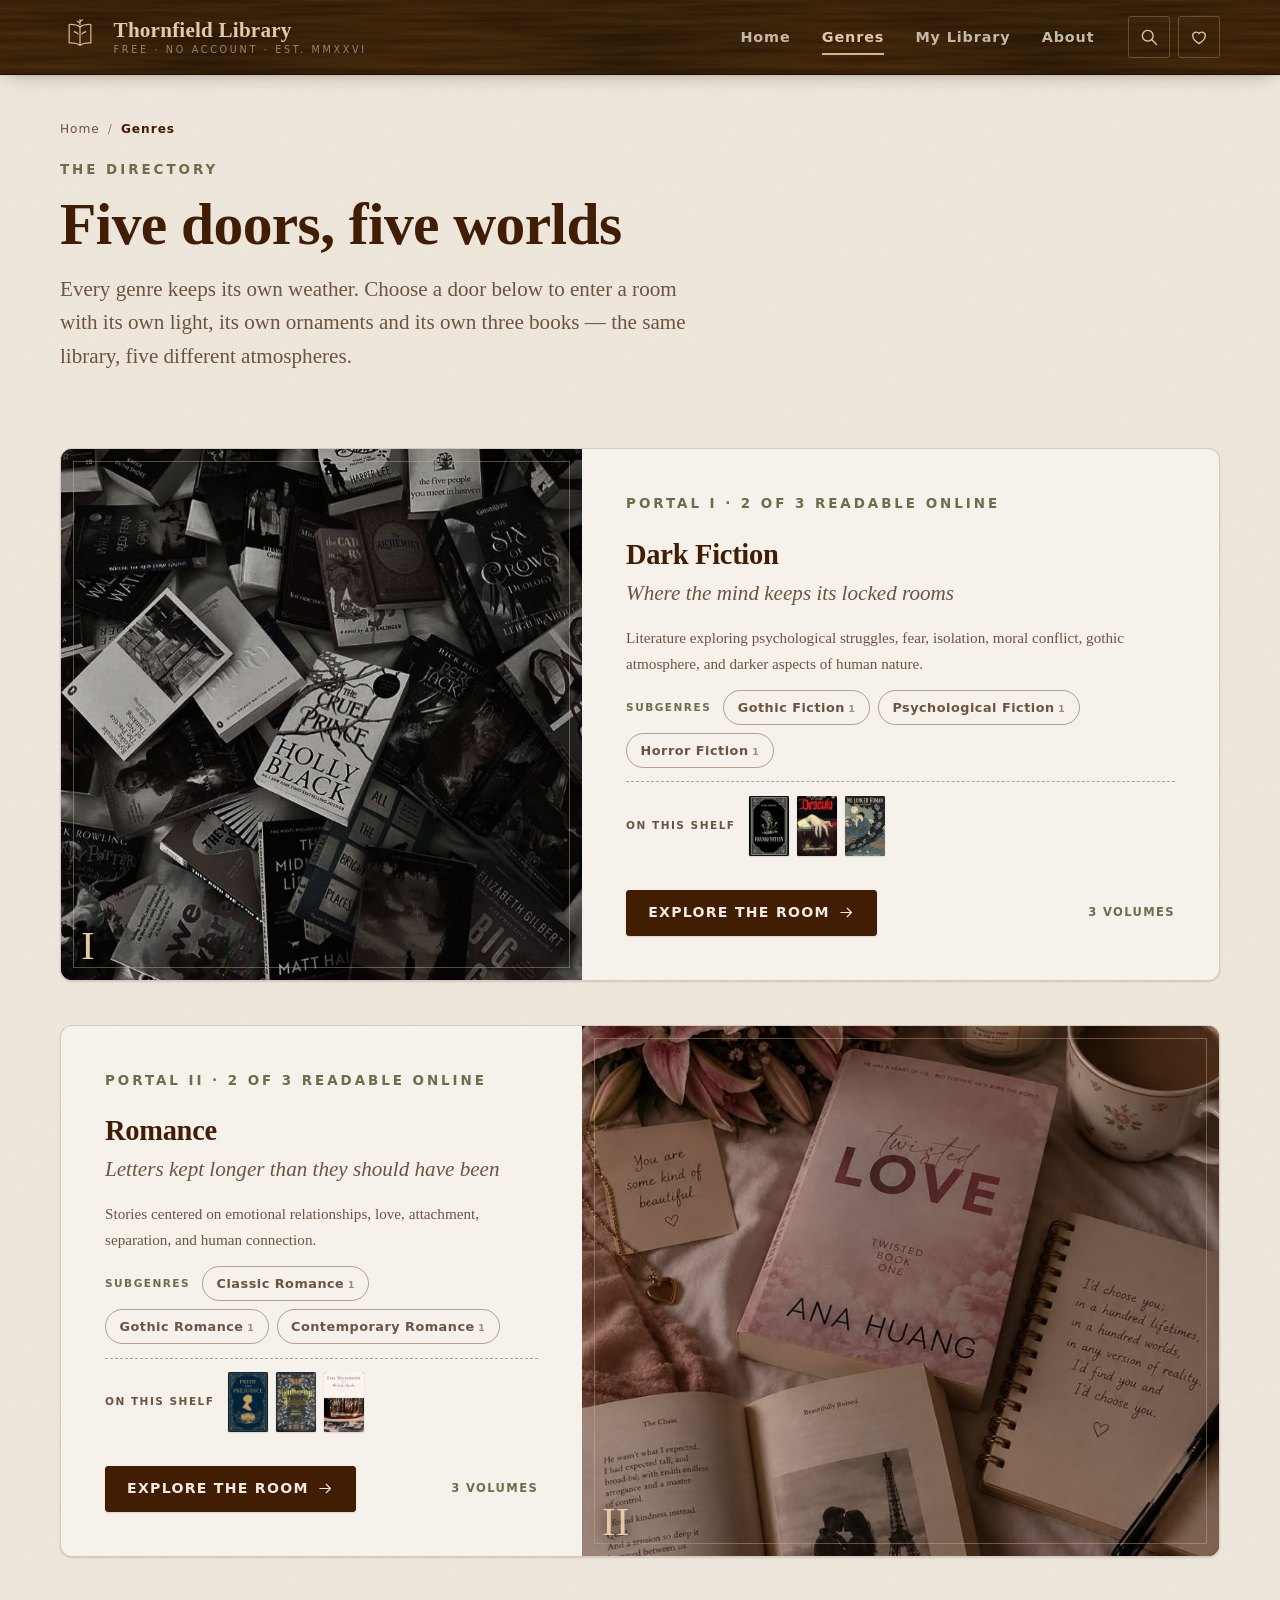
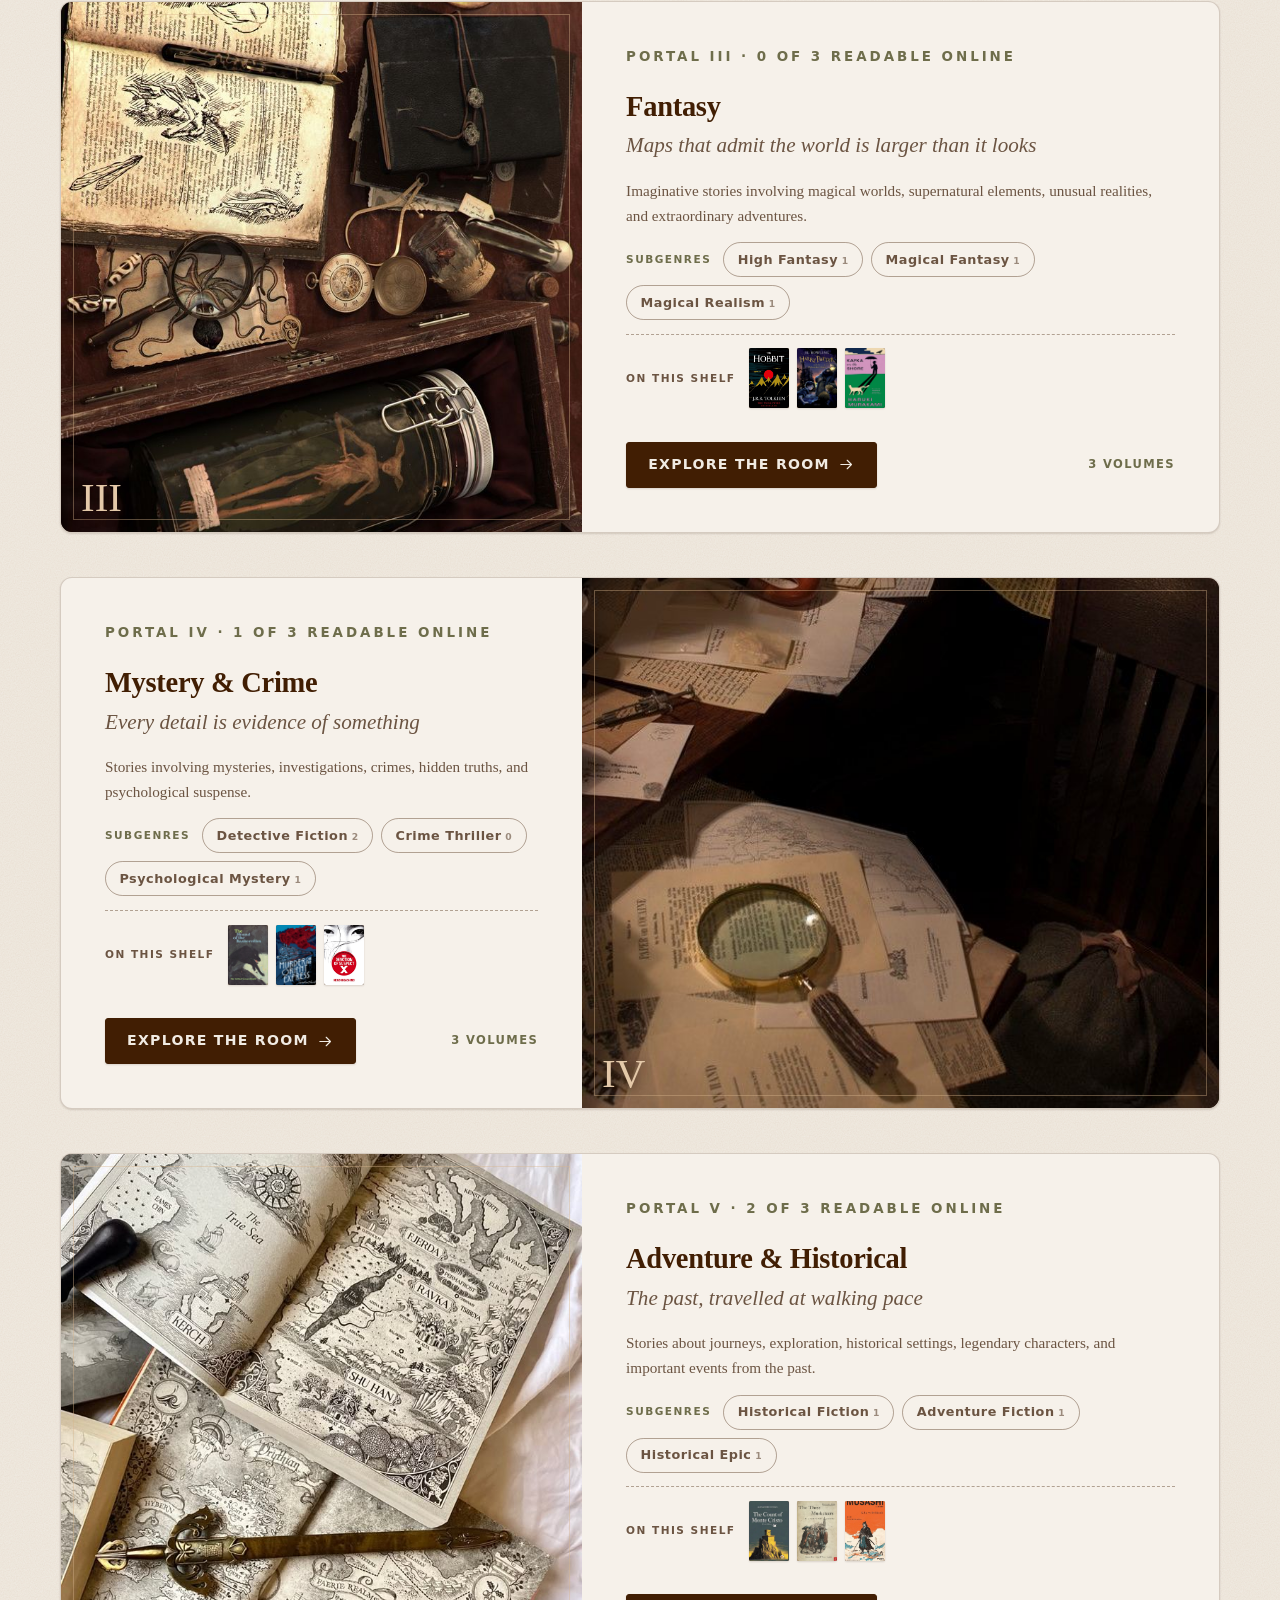
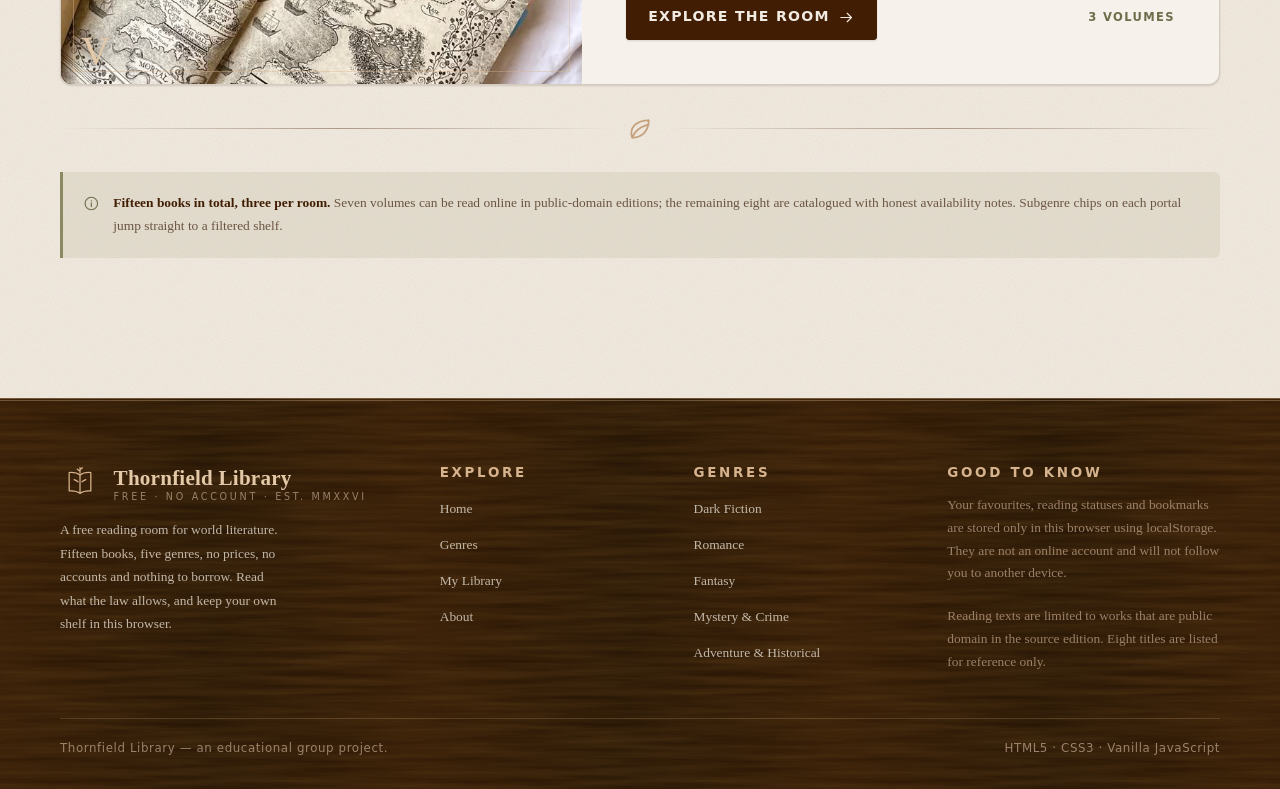
<file: pages/genres.html>
<!DOCTYPE html>
<html lang="en">
<head>
  <meta charset="UTF-8">
  <meta name="viewport" content="width=device-width, initial-scale=1">
  <title>Genres — Thornfield Library</title>
  <meta name="description" content="Five genre portals — Dark Fiction, Romance, Fantasy, Mystery & Crime, Adventure & Historical. Each room keeps its own atmosphere and its own three books.">
  <link rel="icon" type="image/svg+xml" href="../assets/icons/favicon.svg">
  <link rel="stylesheet" href="../css/style.css">
  <link rel="stylesheet" href="../css/genres.css">
  <link rel="stylesheet" href="../css/responsive.css">
</head>
<body data-root="../">
  <a class="skip-link" href="#main">Skip to content</a>

  <div id="site-header"></div>

  <main id="main">
    <noscript>
      <div class="wrap section">
        <div class="notice notice--warn">
          <p><strong>JavaScript is switched off.</strong> The genre portals are rendered with vanilla JavaScript. Please enable it to explore the five rooms.</p>
        </div>
      </div>
    </noscript>

    <div class="wrap page-head">
      <nav aria-label="Breadcrumb">
        <ol class="breadcrumb">
          <li><a href="../index.html">Home</a></li>
          <li class="breadcrumb__sep" aria-hidden="true">/</li>
          <li aria-current="page">Genres</li>
        </ol>
      </nav>
      <span class="eyebrow">The directory</span>
      <h1>Five doors, five worlds</h1>
      <p class="lead">Every genre keeps its own weather. Choose a door below to enter a room with its own light, its own ornaments and its own three books — the same library, five different atmospheres.</p>
    </div>

    <!-- Portals are rendered here by genres.js from the GENRES array. -->
    <section class="section section--tight" aria-label="Genre portals">
      <div class="wrap">
        <div class="genre-directory" id="genre-directory"></div>

        <div class="ornament" aria-hidden="true"><span class="ornament__mark" data-icon="leaf"></span></div>

        <div class="notice genre-directory__note">
          <span data-icon="info" aria-hidden="true"></span>
          <p><strong>Fifteen books in total, three per room.</strong> Seven volumes can be read online in public-domain editions; the remaining eight are catalogued with honest availability notes. Subgenre chips on each portal jump straight to a filtered shelf.</p>
        </div>
      </div>
    </section>
  </main>

  <div id="site-footer"></div>

  <script src="../js/books.js" defer></script>
  <script src="../js/app.js" defer></script>
  <script src="../js/genres.js" defer></script>
</body>
</html>
</file>
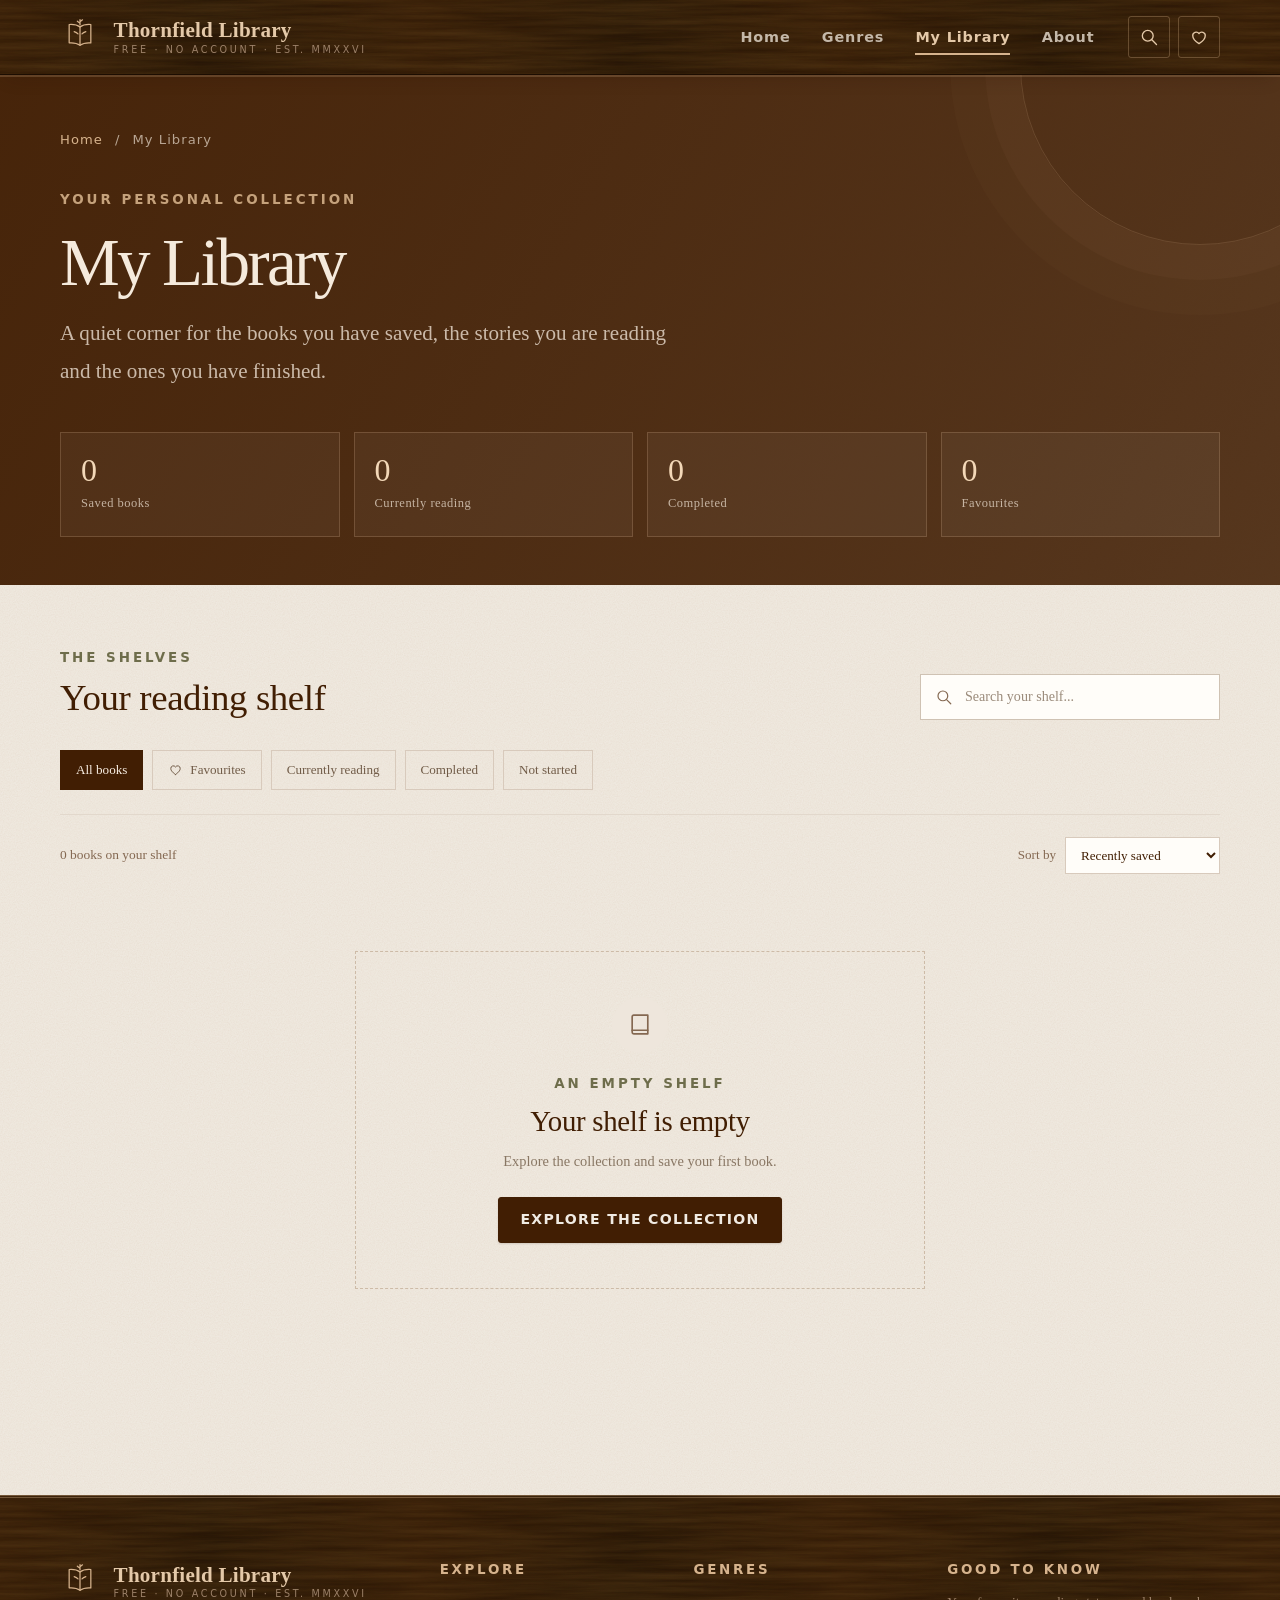
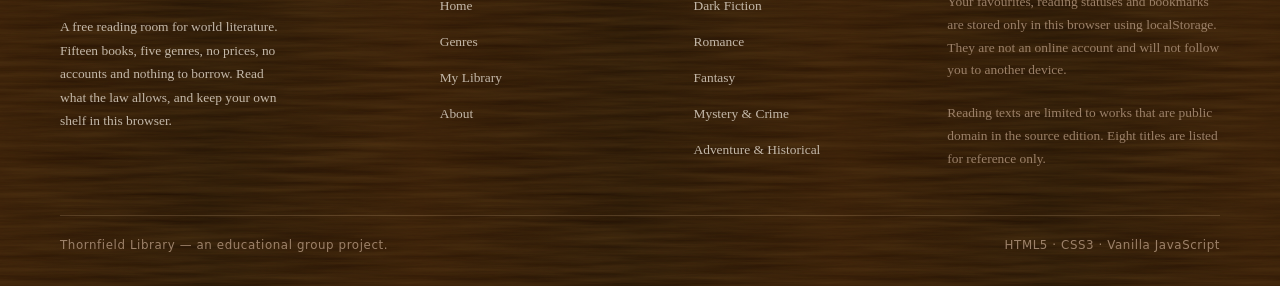
<file: pages/my-library.html>
<!DOCTYPE html>
<html lang="en">

<head>
  <meta charset="UTF-8">
  <meta name="viewport" content="width=device-width, initial-scale=1">

  <title>My Library — Thornfield Library</title>
  <meta name="description" content="Your personal reading shelf: favourites, reading status and saved books.">

  <link rel="icon" type="image/svg+xml" href="../assets/icons/favicon.svg">

  <link rel="stylesheet" href="../css/style.css">
  <link rel="stylesheet" href="../css/my-library.css">
  <link rel="stylesheet" href="../css/responsive.css">
</head>

<body data-root="../">

  <a class="skip-link" href="#main">Skip to content</a>

  <div id="site-header"></div>

  <main id="main" class="my-library">

    <section class="library-intro">
      <div class="wrap">

        <nav class="breadcrumb" aria-label="Breadcrumb">
          <a href="../index.html">Home</a>
          <span aria-hidden="true">/</span>
          <span aria-current="page">My Library</span>
        </nav>

        <span class="eyebrow">Your personal collection</span>

        <h1>My Library</h1>

        <p class="lead">
          A quiet corner for the books you have saved,
          the stories you are reading and the ones you have finished.
        </p>

        <div class="library-stats" aria-label="Library statistics">

          <article class="library-stat">
            <span class="library-stat__number" id="stat-total">0</span>
            <span class="library-stat__label">Saved books</span>
          </article>

          <article class="library-stat">
            <span class="library-stat__number" id="stat-reading">0</span>
            <span class="library-stat__label">Currently reading</span>
          </article>

          <article class="library-stat">
            <span class="library-stat__number" id="stat-completed">0</span>
            <span class="library-stat__label">Completed</span>
          </article>

          <article class="library-stat">
            <span class="library-stat__number" id="stat-favorites">0</span>
            <span class="library-stat__label">Favourites</span>
          </article>

        </div>

      </div>
    </section>


    <section class="library-content section">

      <div class="wrap">

        <div class="library-toolbar">

          <div class="library-toolbar__heading">
            <span class="eyebrow">The shelves</span>
            <h2>Your reading shelf</h2>
          </div>

          <label class="library-search">
            <span class="sr-only">Search your library</span>
            <span data-icon="search"></span>
            <input
              type="search"
              id="library-search"
              placeholder="Search your shelf..."
              autocomplete="off"
            >
          </label>

        </div>


        <div class="library-filters" role="group" aria-label="Filter your library">

          <button
            class="library-filter is-active"
            type="button"
            data-filter="all"
            aria-pressed="true">
            All books
          </button>

          <button
            class="library-filter"
            type="button"
            data-filter="favorites"
            aria-pressed="false">
            <span data-icon="heart"></span>
            Favourites
          </button>

          <button
            class="library-filter"
            type="button"
            data-filter="reading"
            aria-pressed="false">
            Currently reading
          </button>

          <button
            class="library-filter"
            type="button"
            data-filter="completed"
            aria-pressed="false">
            Completed
          </button>

          <button
            class="library-filter"
            type="button"
            data-filter="not-started"
            aria-pressed="false">
            Not started
          </button>

        </div>


        <div class="library-results-head">

          <p id="library-result-count" aria-live="polite">
            0 books on your shelf
          </p>

          <label class="library-sort">
            <span>Sort by</span>

            <select id="library-sort">
              <option value="recent">Recently saved</option>
              <option value="title">Title A–Z</option>
              <option value="author">Author A–Z</option>
              <option value="progress">Reading progress</option>
            </select>
          </label>

        </div>


        <div id="library-grid" class="library-grid">

          <!-- Books are rendered by library.js -->

        </div>


        <div id="library-empty" class="library-empty" hidden>

          <div class="library-empty__icon">
            <span data-icon="book"></span>
          </div>

          <span class="eyebrow">An empty shelf</span>

          <h2 id="library-empty-title">Your library is waiting</h2>

          <p id="library-empty-text">
            You haven't saved any books yet.
            Explore the collection and add something to your shelf.
          </p>

          <a href="genres.html" class="btn btn--primary">
            Explore the collection
          </a>

        </div>

      </div>

    </section>

  </main>


  <div id="site-footer"></div>


  <script src="../js/books.js" defer></script>
  <script src="../js/app.js" defer></script>
  <script src="../js/library.js" defer></script>

</body>
</html>
</file>
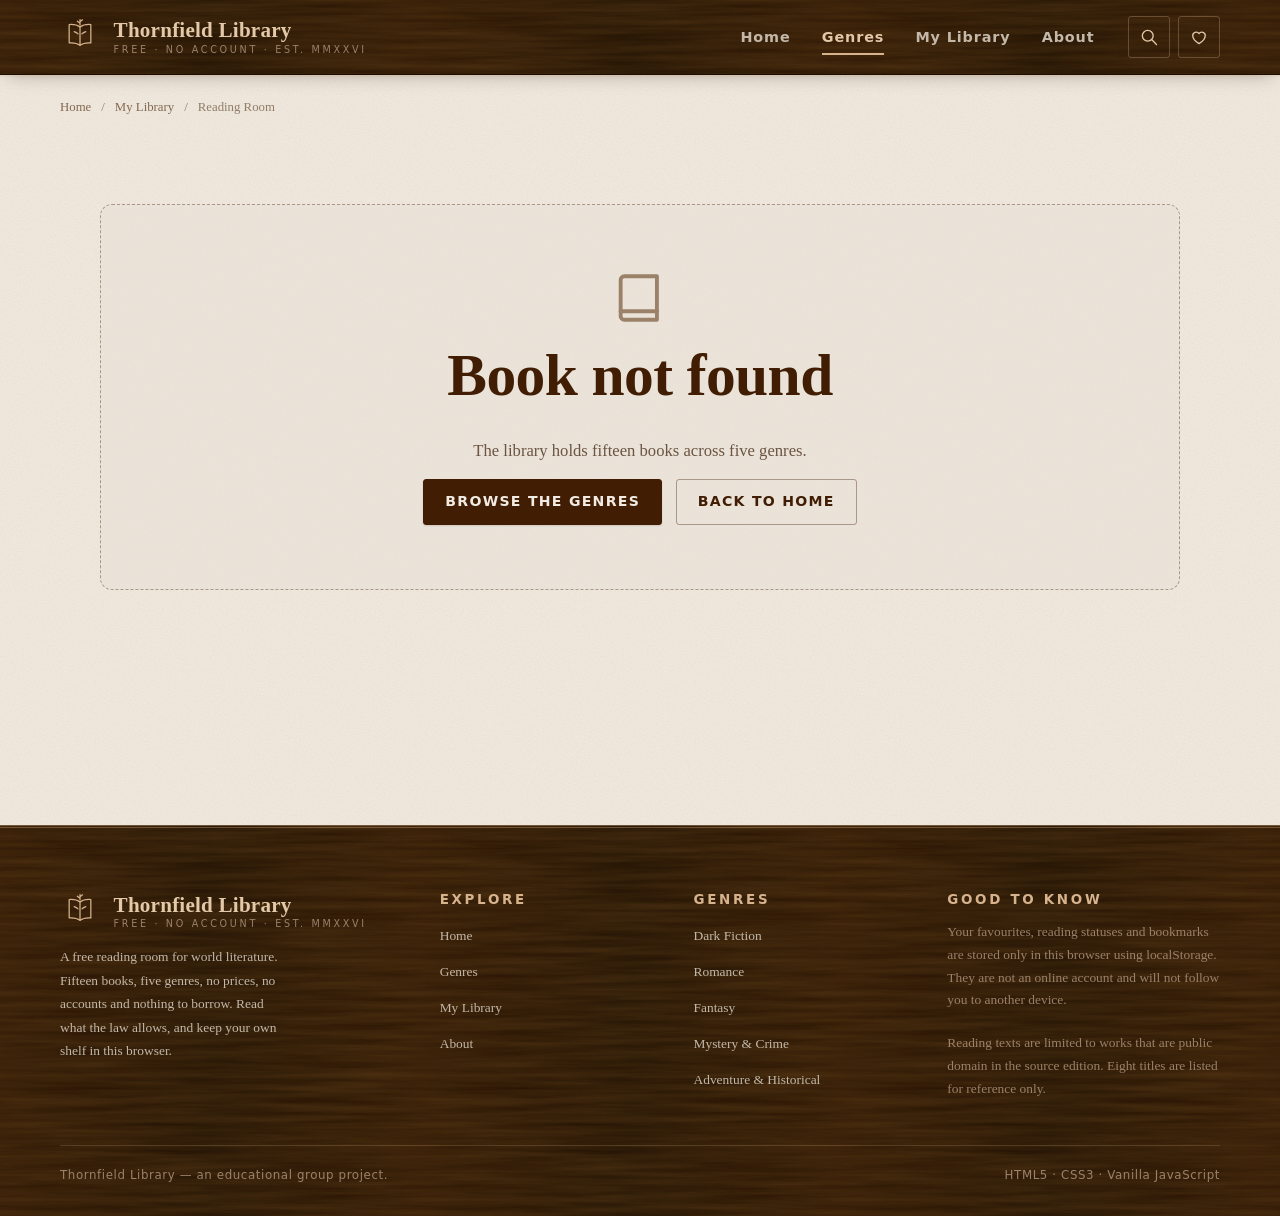
<file: pages/read.html>
<!DOCTYPE html>
<html lang="en">

<head>
  <meta charset="UTF-8">
  <meta name="viewport" content="width=device-width, initial-scale=1">

  <title>Reading Room — Thornfield Library</title>

  <meta
    name="description"
    content="Read selected public-domain literary works in the Thornfield Library reading room."
  >

  <link rel="icon" type="image/svg+xml" href="../assets/icons/favicon.svg">

  <link rel="stylesheet" href="../css/style.css">
  <link rel="stylesheet" href="../css/read.css">
  <link rel="stylesheet" href="../css/responsive.css">
</head>

<body data-root="../">

  <a class="skip-link" href="#reader-main">Skip to reading content</a>

  <div id="site-header"></div>


  <main id="reader-main" class="reader-page">

    <div class="wrap">

      <!-- Breadcrumb -->

      <nav class="reader-breadcrumb" aria-label="Breadcrumb">

        <a href="../index.html">Home</a>

        <span aria-hidden="true">/</span>

        <a href="my-library.html">My Library</a>

        <span aria-hidden="true">/</span>

        <span aria-current="page">Reading Room</span>

      </nav>


      <!-- Reader root -->

      <div id="reader-root">

        <div class="reader-loading" role="status">
          Preparing your reading room...
        </div>

      </div>

    </div>

  </main>


  <div id="site-footer"></div>


  <!-- Important: reader-texts.js must load before app.js -->

  <script src="../js/books.js" defer></script>
  <script src="../js/reader-texts.js" defer></script>
  <script src="../js/app.js" defer></script>
  <script src="../js/reader.js" defer></script>

</body>
</html>
</file>
<file: css/style.css>
/* ==========================================================================
   style.css — SHARED DESIGN SYSTEM  (frozen shared file: coordinate before editing)

   Everything global lives here: palette, type scale, layout, header, footer,
   buttons, book cards, forms, badges, ornaments, empty states, search dialog.
   Page files may only ADD classes prefixed with their page name.

   PALETTE RULE: the interface uses exactly five colours. Every other value
   below is a lighter/darker tint of one of them, or the same colour with
   alpha. Do not introduce a new hue.
   ========================================================================== */

/* ---------------------------------------------------------------- 1. tokens */
:root {
  /* The five approved colours */
  --cocoa: #411E03;   /* Cocoa Wood   */
  --mocha: #846851;   /* Dusty Mocha  */
  --sand:  #D6B38D;   /* Sand Beige   */
  --olive: #8A895F;   /* Olive Mist   */
  --linen: #D7CDC1;   /* Linen Fog    */

  /* Derived tints and shades — same five hues only */
  --cocoa-deep:  #2A1302;
  --cocoa-night: #1C0D01;
  --cocoa-lift:  #5A2C08;
  --mocha-dark:  #6B5442;
  --mocha-light: #9C8169;
  --sand-light:  #E4C9A9;
  --sand-dark:   #C09A72;
  --olive-dark:  #6E6D4B;
  --olive-light: #A3A27C;
  --linen-light: #E7DFD5;
  --linen-pale:  #F1EBE3;
  --linen-dark:  #C4B8A9;

  /* Semantic aliases */
  --paper:        var(--linen-pale);
  --paper-raised: #F6F1EA;
  --surface:      var(--linen-light);
  --ink:          var(--cocoa);
  --ink-soft:     var(--mocha-dark);
  --ink-faint:    var(--mocha);
  --rule:         rgba(65, 30, 3, 0.18);
  --rule-strong:  rgba(65, 30, 3, 0.38);
  --on-dark:      var(--linen);
  --on-dark-soft: var(--sand);

  /* Typography */
  --font-display: 'Bodoni MT', 'Didot', 'Playfair Display', Georgia, 'Times New Roman', serif;
  --font-serif: 'Iowan Old Style', 'Palatino Linotype', Palatino, 'Book Antiqua', Georgia, serif;
  --font-ui: 'Optima', 'Candara', 'Segoe UI', system-ui, -apple-system, sans-serif;

  --step--1: clamp(0.78rem, 0.76rem + 0.1vw, 0.85rem);
  --step-0:  clamp(0.95rem, 0.92rem + 0.15vw, 1.05rem);
  --step-1:  clamp(1.15rem, 1.08rem + 0.3vw, 1.35rem);
  --step-2:  clamp(1.45rem, 1.3rem + 0.6vw, 1.9rem);
  --step-3:  clamp(1.9rem, 1.6rem + 1.2vw, 2.7rem);
  --step-4:  clamp(2.4rem, 1.8rem + 2.4vw, 4rem);
  --step-5:  clamp(3rem, 2rem + 4vw, 5.5rem);

  /* Spacing scale */
  --space-1: 0.25rem;
  --space-2: 0.5rem;
  --space-3: 0.85rem;
  --space-4: 1.25rem;
  --space-5: 1.9rem;
  --space-6: 2.75rem;
  --space-7: 4rem;
  --space-8: 6rem;

  /* Shape and depth */
  --radius-sm: 3px;
  --radius:    6px;
  --radius-lg: 12px;
  --shadow-sm: 0 1px 2px rgba(42, 19, 2, 0.14);
  --shadow:    0 6px 18px -8px rgba(42, 19, 2, 0.38);
  --shadow-lg: 0 24px 48px -24px rgba(28, 13, 1, 0.55);
  --ease: cubic-bezier(0.22, 0.61, 0.36, 1);

  --wrap: 1240px;
  --wrap-narrow: 820px;
  --header-height: 74px;
}

/* ----------------------------------------------------------------- 2. reset */
*, *::before, *::after { box-sizing: border-box; }

html {
  -webkit-text-size-adjust: 100%;
  scroll-behavior: smooth;
  scroll-padding-top: calc(var(--header-height) + 1rem);
}

body {
  margin: 0;
  background-color: var(--paper);
  background-image: url('../assets/images/backgrounds/paper-grain.svg');
  background-repeat: repeat;
  color: var(--ink);
  font-family: var(--font-serif);
  font-size: var(--step-0);
  line-height: 1.68;
  overflow-x: hidden;
}

img, svg, video { display: block; max-width: 100%; }

h1, h2, h3, h4 {
  font-family: var(--font-display);
  font-weight: 600;
  line-height: 1.16;
  letter-spacing: -0.01em;
  margin: 0 0 var(--space-3);
  text-wrap: balance;
}
h1 { font-size: var(--step-4); }
h2 { font-size: var(--step-3); }
h3 { font-size: var(--step-2); }
h4 { font-size: var(--step-1); }

p { margin: 0 0 var(--space-4); }
p:last-child { margin-bottom: 0; }

a { color: var(--cocoa-lift); text-decoration-thickness: 1px; text-underline-offset: 3px; }
a:hover { color: var(--mocha-dark); }

ul, ol { margin: 0 0 var(--space-4); padding-left: 1.2rem; }

button, input, select, textarea { font: inherit; color: inherit; }

:focus-visible {
  outline: 2px solid var(--sand-dark);
  outline-offset: 3px;
  border-radius: 2px;
}

::selection { background: var(--sand); color: var(--cocoa-deep); }

/* ------------------------------------------------------------- 3. utilities */
.wrap {
  width: 100%;
  max-width: var(--wrap);
  margin-inline: auto;
  padding-inline: clamp(1rem, 4vw, 2.5rem);
}
.wrap--narrow { max-width: var(--wrap-narrow); }

.sr-only {
  position: absolute; width: 1px; height: 1px;
  padding: 0; margin: -1px; overflow: hidden;
  clip: rect(0 0 0 0); clip-path: inset(50%); white-space: nowrap; border: 0;
}

.skip-link {
  position: absolute; left: var(--space-4); top: -100px; z-index: 200;
  background: var(--sand); color: var(--cocoa-deep);
  padding: var(--space-2) var(--space-4); border-radius: var(--radius-sm);
  font-family: var(--font-ui); font-weight: 700; text-decoration: none;
  transition: top 0.18s var(--ease);
}
.skip-link:focus { top: var(--space-3); }

.eyebrow {
  display: block;
  font-family: var(--font-ui);
  font-size: var(--step--1);
  font-weight: 700;
  letter-spacing: 0.22em;
  text-transform: uppercase;
  color: var(--olive-dark);
  margin-bottom: var(--space-2);
}
.eyebrow--on-dark { color: var(--sand); }

.lead {
  font-size: var(--step-1);
  line-height: 1.6;
  color: var(--ink-soft);
}

.muted { color: var(--ink-soft); }
.small { font-size: var(--step--1); }
.center { text-align: center; }

.section { padding-block: var(--space-7); }
.section--tight { padding-block: var(--space-6); }
.section--surface {
  background-color: var(--surface);
  border-block: 1px solid var(--rule);
}
.section--dark {
  background-color: var(--cocoa-deep);
  background-image: url('../assets/images/backgrounds/wood-grain.svg');
  background-size: 420px 420px;
  color: var(--on-dark);
  border-block: 1px solid var(--cocoa-night);
}
.section--dark h1, .section--dark h2, .section--dark h3 { color: var(--sand-light); }
.section--dark a { color: var(--sand-light); }
.section--dark .lead { color: var(--linen-dark); }

/* Section heading with a rule that runs out to the side */
.section-head {
  display: flex;
  align-items: flex-end;
  justify-content: space-between;
  gap: var(--space-4);
  margin-bottom: var(--space-5);
  padding-bottom: var(--space-3);
  border-bottom: 1px solid var(--rule);
  position: relative;
}
.section-head::after {
  content: '';
  position: absolute; left: 0; bottom: -1px;
  width: 84px; height: 3px;
  background: var(--sand-dark);
}
.section-head__text { min-width: 0; }
.section-head h2 { margin-bottom: var(--space-1); }
.section-head p { margin: 0; color: var(--ink-soft); font-size: var(--step-0); }
.section-head__link {
  flex: none;
  font-family: var(--font-ui);
  font-size: var(--step--1);
  font-weight: 700;
  letter-spacing: 0.1em;
  text-transform: uppercase;
  text-decoration: none;
  white-space: nowrap;
  border-bottom: 1px solid currentColor;
  padding-bottom: 2px;
}

/* Engraved divider: rule — leaf — rule */
.ornament {
  display: flex; align-items: center; gap: var(--space-3);
  color: var(--sand-dark);
  margin-block: var(--space-5);
}
.ornament::before, .ornament::after {
  content: ''; flex: 1; height: 1px;
  background: linear-gradient(90deg, transparent, var(--rule-strong), transparent);
}
.ornament__mark { flex: none; width: 26px; height: 26px; opacity: 0.9; }
.ornament--tight { margin-block: var(--space-4); }

/* ---------------------------------------------------------------- 4. header */
.site-header {
  position: sticky; top: 0; z-index: 100;
  background-color: var(--cocoa-deep);
  background-image: url('../assets/images/backgrounds/wood-grain.svg');
  background-size: 420px 420px;
  border-bottom: 1px solid var(--cocoa-night);
  box-shadow: 0 2px 0 rgba(214, 179, 141, 0.22), var(--shadow);
}
.site-header__inner {
  display: flex; align-items: center; gap: var(--space-4);
  min-height: var(--header-height);
}

.brand {
  display: flex; align-items: center; gap: var(--space-3);
  text-decoration: none; color: var(--sand-light); flex: none;
}
.brand:hover { color: var(--linen-pale); }
.brand__mark {
  width: 40px; height: 40px; flex: none;
  color: var(--sand);
  transition: transform 0.4s var(--ease);
}
.brand:hover .brand__mark { transform: rotate(-8deg); }
.brand__text { display: flex; flex-direction: column; line-height: 1.05; }
.brand__name {
  font-family: var(--font-display);
  font-size: 1.32rem; font-weight: 600; letter-spacing: 0.01em;
}
.brand__sub {
  font-family: var(--font-ui);
  font-size: 0.6rem; letter-spacing: 0.28em; text-transform: uppercase;
  color: var(--mocha-light); margin-top: 3px;
}

.site-nav { margin-left: auto; }
.site-nav__list {
  display: flex; align-items: center; gap: var(--space-1);
  list-style: none; margin: 0; padding: 0;
}
.site-nav__link {
  display: block; position: relative;
  padding: var(--space-2) var(--space-3);
  font-family: var(--font-ui);
  font-size: 0.9rem; font-weight: 600; letter-spacing: 0.06em;
  color: var(--linen-dark); text-decoration: none;
  border-radius: var(--radius-sm);
  transition: color 0.2s var(--ease), background-color 0.2s var(--ease);
}
.site-nav__link:hover { color: var(--sand-light); background-color: rgba(214, 179, 141, 0.1); }
.site-nav__link[aria-current='page'] { color: var(--sand-light); }
.site-nav__link[aria-current='page']::after {
  content: ''; position: absolute; left: var(--space-3); right: var(--space-3); bottom: 2px;
  height: 2px; background: var(--sand);
}

.header-actions { display: flex; align-items: center; gap: var(--space-2); flex: none; }

.icon-btn {
  display: inline-flex; align-items: center; justify-content: center; gap: var(--space-2);
  width: 42px; height: 42px; padding: 0;
  background: transparent; border: 1px solid rgba(214, 179, 141, 0.3);
  border-radius: var(--radius-sm); color: var(--sand-light); cursor: pointer;
  position: relative;
  transition: background-color 0.2s var(--ease), border-color 0.2s var(--ease), color 0.2s var(--ease);
}
.icon-btn:hover { background-color: rgba(214, 179, 141, 0.16); border-color: var(--sand); }
.icon-btn svg { width: 20px; height: 20px; }
.icon-btn__count {
  position: absolute; top: -6px; right: -6px;
  min-width: 19px; height: 19px; padding: 0 4px;
  display: grid; place-items: center;
  background: var(--sand); color: var(--cocoa-deep);
  border-radius: 999px;
  font-family: var(--font-ui); font-size: 0.66rem; font-weight: 800; line-height: 1;
}
.icon-btn__count[hidden] { display: none; }

.nav-toggle { display: none; }

/* ---------------------------------------------------------------- 5. footer */
.site-footer {
  margin-top: var(--space-8);
  background-color: var(--cocoa-night);
  background-image: url('../assets/images/backgrounds/wood-grain.svg');
  background-size: 420px 420px;
  color: var(--linen-dark);
  border-top: 3px double rgba(214, 179, 141, 0.35);
}
.site-footer__inner { padding-block: var(--space-7) var(--space-5); }
.site-footer__grid {
  display: grid;
  grid-template-columns: 1.6fr 1fr 1fr 1.3fr;
  gap: var(--space-6);
}
.site-footer h3 {
  font-family: var(--font-ui);
  font-size: var(--step--1); font-weight: 700;
  letter-spacing: 0.2em; text-transform: uppercase;
  color: var(--sand); margin-bottom: var(--space-3);
}
.site-footer__about p { font-size: var(--step--1); line-height: 1.75; color: var(--linen-dark); max-width: 34ch; }
.site-footer__list { list-style: none; margin: 0; padding: 0; display: grid; gap: var(--space-2); }
.site-footer__list a {
  color: var(--linen-dark); text-decoration: none; font-size: var(--step--1);
  border-bottom: 1px solid transparent; transition: color 0.2s var(--ease), border-color 0.2s var(--ease);
}
.site-footer__list a:hover { color: var(--sand-light); border-bottom-color: rgba(214, 179, 141, 0.5); }
.site-footer .brand { margin-bottom: var(--space-3); }
.site-footer__note {
  font-size: var(--step--1); line-height: 1.7; color: var(--mocha-light);
}
.site-footer__bottom {
  margin-top: var(--space-6); padding-top: var(--space-4);
  border-top: 1px solid rgba(214, 179, 141, 0.2);
  display: flex; flex-wrap: wrap; gap: var(--space-3);
  justify-content: space-between; align-items: center;
  font-family: var(--font-ui); font-size: 0.74rem; letter-spacing: 0.05em;
  color: var(--mocha-light);
}

/* --------------------------------------------------------------- 6. buttons */
.btn {
  display: inline-flex; align-items: center; justify-content: center; gap: var(--space-2);
  padding: 0.72em 1.5em;
  font-family: var(--font-ui);
  font-size: 0.88rem; font-weight: 700; letter-spacing: 0.09em; text-transform: uppercase;
  text-decoration: none; text-align: center;
  border: 1px solid transparent; border-radius: var(--radius-sm);
  cursor: pointer;
  transition: background-color 0.2s var(--ease), color 0.2s var(--ease),
              border-color 0.2s var(--ease), transform 0.2s var(--ease), box-shadow 0.2s var(--ease);
}
.btn svg { width: 17px; height: 17px; flex: none; }
.btn:hover { transform: translateY(-1px); }
.btn:active { transform: translateY(0); }

.btn--primary { background: var(--cocoa); color: var(--linen-pale); border-color: var(--cocoa); box-shadow: var(--shadow-sm); }
.btn--primary:hover { background: var(--cocoa-lift); color: var(--sand-light); border-color: var(--cocoa-lift); box-shadow: var(--shadow); }

.btn--secondary { background: var(--mocha); color: var(--linen-pale); border-color: var(--mocha-dark); }
.btn--secondary:hover { background: var(--mocha-dark); color: var(--sand-light); }

.btn--ghost { background: transparent; color: var(--cocoa); border-color: var(--rule-strong); }
.btn--ghost:hover { background: rgba(132, 104, 81, 0.12); border-color: var(--mocha); color: var(--cocoa-deep); }

.btn--on-dark { background: var(--sand); color: var(--cocoa-deep); border-color: var(--sand); }
.btn--on-dark:hover { background: var(--sand-light); color: var(--cocoa-night); }

.btn--outline-dark { background: transparent; color: var(--sand-light); border-color: rgba(214, 179, 141, 0.45); }
.btn--outline-dark:hover { background: rgba(214, 179, 141, 0.14); border-color: var(--sand); }

.btn--small { padding: 0.5em 1em; font-size: 0.74rem; letter-spacing: 0.08em; }
.btn--wide { width: 100%; }
.btn[disabled], .btn[aria-disabled='true'] {
  opacity: 0.5; cursor: not-allowed; transform: none !important; box-shadow: none;
}

.btn-row { display: flex; flex-wrap: wrap; gap: var(--space-3); align-items: center; }

/* Favourite toggle — used on cards and on the details page */
.fav-btn {
  display: inline-flex; align-items: center; justify-content: center; gap: var(--space-2);
  background: transparent; border: 1px solid var(--rule-strong);
  border-radius: var(--radius-sm); color: var(--mocha-dark);
  cursor: pointer; padding: 0.5rem;
  transition: color 0.2s var(--ease), border-color 0.2s var(--ease), background-color 0.2s var(--ease);
}
.fav-btn svg { width: 18px; height: 18px; }
.fav-btn:hover { color: var(--cocoa); border-color: var(--mocha); background: rgba(214, 179, 141, 0.25); }
.fav-btn[aria-pressed='true'] { color: var(--cocoa); border-color: var(--sand-dark); background: var(--sand); }
.fav-btn[aria-pressed='true'] svg { fill: currentColor; }
.fav-btn--label { padding: 0.62em 1.2em; font-family: var(--font-ui); font-size: 0.82rem; font-weight: 700; letter-spacing: 0.08em; text-transform: uppercase; }

/* ---------------------------------------------------------------- 7. badges */
.badge {
  display: inline-flex; align-items: center; gap: 0.4em;
  padding: 0.24em 0.7em;
  font-family: var(--font-ui); font-size: 0.68rem; font-weight: 700;
  letter-spacing: 0.13em; text-transform: uppercase;
  border-radius: 999px; border: 1px solid transparent; white-space: nowrap;
}
.badge::before { content: ''; width: 5px; height: 5px; border-radius: 50%; background: currentColor; flex: none; }
.badge--available { background: rgba(138, 137, 95, 0.2); color: var(--olive-dark); border-color: rgba(110, 109, 75, 0.45); }
.badge--unavailable { background: rgba(132, 104, 81, 0.16); color: var(--mocha-dark); border-color: rgba(107, 84, 66, 0.35); }
.badge--genre { background: rgba(214, 179, 141, 0.4); color: var(--cocoa); border-color: var(--sand-dark); }
.badge--sub { background: transparent; color: var(--ink-soft); border-color: var(--rule-strong); }
.badge--status { background: var(--cocoa); color: var(--sand-light); border-color: var(--cocoa); }
.badge--plain::before { display: none; }

.tag-list { display: flex; flex-wrap: wrap; gap: var(--space-2); list-style: none; margin: 0; padding: 0; }

/* ------------------------------------------------------------- 8. book card */
.book-grid {
  display: grid;
  grid-template-columns: repeat(auto-fill, minmax(190px, 1fr));
  gap: var(--space-5) var(--space-4);
}
.book-grid--wide { grid-template-columns: repeat(auto-fill, minmax(240px, 1fr)); }

.book-card {
  position: relative;
  display: flex; flex-direction: column;
  background: var(--paper-raised);
  border: 1px solid var(--rule);
  border-radius: var(--radius);
  padding: var(--space-3);
  box-shadow: var(--shadow-sm);
  transition: transform 0.25s var(--ease), box-shadow 0.25s var(--ease), border-color 0.25s var(--ease);
}
.book-card:hover {
  transform: translateY(-4px);
  box-shadow: var(--shadow-lg);
  border-color: var(--sand-dark);
}
.book-card__cover-link { display: block; text-decoration: none; }
.book-card__cover {
  position: relative;
  display: block;
  aspect-ratio: 2 / 3;
  border-radius: var(--radius-sm);
  overflow: hidden;
  background: var(--linen-dark);
  box-shadow: var(--shadow), inset 0 0 0 1px rgba(28, 13, 1, 0.25);
}
.book-card__cover img { width: 100%; height: 100%; object-fit: cover; }
/* A spine highlight so every cover reads as a bound object */
.book-card__cover::after {
  content: ''; position: absolute; inset: 0; pointer-events: none;
  background: linear-gradient(90deg, rgba(28, 13, 1, 0.42) 0, rgba(28, 13, 1, 0.06) 7%, transparent 14%, transparent 88%, rgba(28, 13, 1, 0.16) 100%);
}
.book-card__body { display: flex; flex-direction: column; gap: var(--space-1); padding-top: var(--space-3); flex: 1; }
.book-card__genre {
  font-family: var(--font-ui); font-size: 0.64rem; font-weight: 700;
  letter-spacing: 0.16em; text-transform: uppercase; color: var(--olive-dark);
}
.book-card__title {
  font-family: var(--font-display); font-size: 1.12rem; line-height: 1.22;
  margin: 0; font-weight: 600;
}
.book-card__title a { color: var(--ink); text-decoration: none; }
.book-card__title a:hover { color: var(--cocoa-lift); text-decoration: underline; text-decoration-color: var(--sand-dark); }
/* The whole card is clickable through the title link's stretched pseudo-element */
.book-card__title a::after { content: ''; position: absolute; inset: 0; z-index: 1; }
.book-card__author { font-size: var(--step--1); color: var(--ink-soft); font-style: italic; margin: 0; }
.book-card__meta {
  display: flex; align-items: center; gap: var(--space-2);
  margin-top: auto; padding-top: var(--space-3);
  font-family: var(--font-ui); font-size: 0.72rem; color: var(--ink-faint);
}
.book-card__meta .badge { font-size: 0.6rem; padding: 0.2em 0.55em; }
.book-card__fav { position: absolute; top: var(--space-3); right: var(--space-3); z-index: 2; }
.book-card__fav .fav-btn {
  background: rgba(241, 235, 227, 0.9);
  backdrop-filter: blur(2px);
  border-color: rgba(65, 30, 3, 0.25);
}

/* Horizontal variant used in search results and My Library rows */
.book-row {
  display: grid; grid-template-columns: 74px 1fr auto;
  gap: var(--space-4); align-items: center;
  padding: var(--space-3);
  background: var(--paper-raised);
  border: 1px solid var(--rule); border-radius: var(--radius);
  position: relative;
  transition: border-color 0.2s var(--ease), box-shadow 0.2s var(--ease);
}
.book-row:hover { border-color: var(--sand-dark); box-shadow: var(--shadow); }
.book-row__cover { display: block; aspect-ratio: 2 / 3; border-radius: var(--radius-sm); overflow: hidden; box-shadow: var(--shadow-sm); }
.book-row__cover-img { display: block; width: 100%; height: 100%; }
.book-row__cover img { width: 100%; height: 100%; object-fit: cover; }
.book-row__tags { margin-top: var(--space-2); }
.book-row__title { font-family: var(--font-display); font-size: 1.1rem; margin: 0 0 2px; }
.book-row__title a { color: var(--ink); text-decoration: none; }
.book-row__title a::after { content: ''; position: absolute; inset: 0; }
.book-row__title a:hover { color: var(--cocoa-lift); }
.book-row__meta { font-size: var(--step--1); color: var(--ink-soft); margin: 0; }
.book-row__actions { display: flex; gap: var(--space-2); align-items: center; position: relative; z-index: 2; }

/* Cover wrapper: the placeholder sits behind the image, so a missing file
   reveals it instead of showing a broken-image icon. */
.cover { position: relative; display: block; overflow: hidden; background: var(--linen-dark); }
.cover > img { position: relative; z-index: 1; width: 100%; height: 100%; object-fit: cover; }

.cover-fallback {
  position: absolute; inset: 0; z-index: 0;
  display: flex; flex-direction: column; align-items: center; justify-content: center;
  gap: var(--space-2); padding: var(--space-3); text-align: center;
  background: linear-gradient(160deg, var(--mocha) 0%, var(--cocoa) 100%);
  color: var(--sand-light);
}
.cover-fallback__title { font-family: var(--font-display); font-size: 0.95rem; line-height: 1.2; }
.cover-fallback__author { font-family: var(--font-ui); font-size: 0.62rem; letter-spacing: 0.14em; text-transform: uppercase; opacity: 0.8; }

/* ----------------------------------------------------------------- 9. forms */
.field { display: flex; flex-direction: column; gap: var(--space-2); }
.field__label {
  font-family: var(--font-ui); font-size: 0.72rem; font-weight: 700;
  letter-spacing: 0.14em; text-transform: uppercase; color: var(--ink-soft);
}
.input, .select {
  width: 100%;
  padding: 0.7em 0.9em;
  background: var(--paper-raised);
  border: 1px solid var(--rule-strong);
  border-radius: var(--radius-sm);
  font-family: var(--font-serif); font-size: 1rem; color: var(--ink);
  transition: border-color 0.2s var(--ease), box-shadow 0.2s var(--ease);
}
.input::placeholder { color: var(--mocha-light); font-style: italic; }
.input:focus, .select:focus {
  outline: none; border-color: var(--mocha);
  box-shadow: 0 0 0 3px rgba(214, 179, 141, 0.5);
}
.input[aria-invalid='true'] { border-color: var(--cocoa-lift); box-shadow: 0 0 0 3px rgba(90, 44, 8, 0.18); }
.select {
  appearance: none;
  background-image: url("data:image/svg+xml,%3Csvg xmlns='http://www.w3.org/2000/svg' viewBox='0 0 12 8'%3E%3Cpath d='M1 1l5 5 5-5' fill='none' stroke='%236B5442' stroke-width='1.6'/%3E%3C/svg%3E");
  background-repeat: no-repeat; background-position: right 0.85em center; background-size: 11px;
  padding-right: 2.4em; cursor: pointer;
  font-family: var(--font-ui); font-size: 0.88rem;
}
.field__error { font-size: var(--step--1); color: var(--cocoa-lift); font-family: var(--font-ui); }
.field__error:empty { display: none; }

.search-field { position: relative; display: flex; align-items: center; }
.search-field svg {
  position: absolute; left: 0.95em; width: 18px; height: 18px;
  color: var(--mocha); pointer-events: none;
}
.search-field .input { padding-left: 2.7em; padding-right: 2.6em; }
.search-field__clear {
  position: absolute; right: 0.5em;
  width: 28px; height: 28px; display: grid; place-items: center;
  background: transparent; border: 0; border-radius: 50%;
  color: var(--mocha-dark); cursor: pointer;
}
.search-field__clear:hover { background: rgba(132, 104, 81, 0.18); color: var(--cocoa); }
.search-field__clear svg { position: static; width: 14px; height: 14px; }
.search-field__clear[hidden] { display: none; }

/* Filter bar shared by genre pages and My Library */
.filter-bar {
  display: flex; flex-wrap: wrap; gap: var(--space-3);
  align-items: flex-end; justify-content: space-between;
  padding: var(--space-4);
  background: var(--surface);
  border: 1px solid var(--rule); border-radius: var(--radius);
  margin-bottom: var(--space-5);
}
.filter-bar__group { display: flex; flex-wrap: wrap; gap: var(--space-3); align-items: flex-end; }
.filter-bar .field { min-width: 190px; }
.filter-bar__count {
  font-family: var(--font-ui); font-size: var(--step--1);
  letter-spacing: 0.08em; color: var(--ink-soft); margin: 0;
}

/* Chip filters (subgenres, library tabs) */
.chip-row { display: flex; flex-wrap: wrap; gap: var(--space-2); }
.chip {
  padding: 0.45em 1.05em;
  background: transparent; border: 1px solid var(--rule-strong);
  border-radius: 999px; cursor: pointer;
  font-family: var(--font-ui); font-size: 0.8rem; font-weight: 600; letter-spacing: 0.04em;
  color: var(--ink-soft); text-decoration: none;
  transition: background-color 0.2s var(--ease), color 0.2s var(--ease), border-color 0.2s var(--ease);
}
.chip:hover { border-color: var(--mocha); color: var(--cocoa); background: rgba(214, 179, 141, 0.28); }
.chip[aria-pressed='true'], .chip.is-active {
  background: var(--cocoa); border-color: var(--cocoa); color: var(--sand-light);
}
.chip__count { opacity: 0.65; font-size: 0.72em; margin-left: 0.4em; }

/* ---------------------------------------------------------- 10. empty state */
.empty-state {
  display: flex; flex-direction: column; align-items: center; gap: var(--space-3);
  padding: var(--space-7) var(--space-4);
  text-align: center;
  border: 1px dashed var(--rule-strong);
  border-radius: var(--radius-lg);
  background: rgba(231, 223, 213, 0.5);
}
.empty-state__icon { width: 58px; height: 58px; color: var(--mocha-light); }
.empty-state h3 { margin: 0; font-size: var(--step-2); }
.empty-state p { margin: 0; color: var(--ink-soft); max-width: 46ch; }

/* ---------------------------------------------------------------- 11. toast */
.toast-region {
  position: fixed; left: 50%; bottom: var(--space-5); transform: translateX(-50%);
  z-index: 300; display: grid; gap: var(--space-2); justify-items: center;
  pointer-events: none; width: min(92vw, 460px);
}
.toast {
  display: flex; align-items: center; gap: var(--space-3);
  padding: 0.75em 1.2em;
  background: var(--cocoa-deep); color: var(--sand-light);
  border: 1px solid rgba(214, 179, 141, 0.4); border-radius: var(--radius);
  box-shadow: var(--shadow-lg);
  font-family: var(--font-ui); font-size: 0.86rem; letter-spacing: 0.02em;
  animation: toast-in 0.28s var(--ease);
}
.toast svg { width: 17px; height: 17px; flex: none; color: var(--sand); }
.toast.is-leaving { animation: toast-out 0.24s var(--ease) forwards; }
@keyframes toast-in { from { opacity: 0; transform: translateY(12px); } to { opacity: 1; transform: none; } }
@keyframes toast-out { to { opacity: 0; transform: translateY(8px); } }

/* -------------------------------------------------------- 12. search dialog */
.search-dialog {
  width: min(94vw, 760px); max-height: min(86vh, 780px);
  padding: 0; border: 1px solid var(--sand-dark); border-radius: var(--radius-lg);
  background: var(--paper); color: var(--ink);
  box-shadow: var(--shadow-lg);
}
.search-dialog::backdrop { background: rgba(28, 13, 1, 0.72); backdrop-filter: blur(3px); }
.search-dialog__head {
  padding: var(--space-4);
  border-bottom: 1px solid var(--rule);
  background: var(--surface);
  display: grid; gap: var(--space-3);
}
.search-dialog__top { display: flex; align-items: center; justify-content: space-between; gap: var(--space-3); }
.search-dialog__title {
  font-family: var(--font-ui); font-size: 0.74rem; font-weight: 700;
  letter-spacing: 0.2em; text-transform: uppercase; color: var(--olive-dark); margin: 0;
}
.search-dialog__close {
  width: 34px; height: 34px; display: grid; place-items: center;
  background: transparent; border: 1px solid var(--rule-strong); border-radius: var(--radius-sm);
  color: var(--ink-soft); cursor: pointer;
}
.search-dialog__close:hover { background: rgba(132, 104, 81, 0.15); color: var(--cocoa); }
.search-dialog__close svg { width: 15px; height: 15px; }
.search-dialog__filters { display: flex; flex-wrap: wrap; gap: var(--space-2); }
.search-dialog__body { padding: var(--space-4); overflow-y: auto; max-height: 56vh; }
.search-dialog__status {
  font-family: var(--font-ui); font-size: var(--step--1); letter-spacing: 0.06em;
  color: var(--ink-soft); margin: 0 0 var(--space-3);
}
.search-results { display: grid; gap: var(--space-3); }
.search-dialog__hint {
  padding: var(--space-4); text-align: center; color: var(--ink-soft);
  font-style: italic;
}
.search-dialog__foot {
  padding: var(--space-3) var(--space-4);
  border-top: 1px solid var(--rule); background: var(--surface);
  font-family: var(--font-ui); font-size: 0.72rem; letter-spacing: 0.06em; color: var(--ink-faint);
  display: flex; justify-content: space-between; gap: var(--space-3); flex-wrap: wrap;
}
kbd {
  font-family: var(--font-ui); font-size: 0.72em;
  border: 1px solid var(--rule-strong); border-bottom-width: 2px;
  border-radius: 3px; padding: 0.1em 0.4em; background: var(--paper-raised);
}

/* ------------------------------------------------------- 13. misc components */
.breadcrumb {
  display: flex; flex-wrap: wrap; align-items: center; gap: var(--space-2);
  list-style: none; margin: 0 0 var(--space-4); padding: 0;
  font-family: var(--font-ui); font-size: 0.76rem; letter-spacing: 0.08em;
}
.breadcrumb a { color: var(--ink-soft); text-decoration: none; }
.breadcrumb a:hover { color: var(--cocoa); text-decoration: underline; }
.breadcrumb li[aria-current] { color: var(--cocoa); font-weight: 700; }
.breadcrumb__sep { color: var(--mocha-light); }

.page-head { padding-block: var(--space-6) var(--space-5); }
.page-head h1 { margin-bottom: var(--space-3); }
.page-head .lead { max-width: 62ch; margin: 0; }

.notice {
  display: flex; gap: var(--space-3); align-items: flex-start;
  padding: var(--space-4);
  border-left: 3px solid var(--olive);
  background: rgba(138, 137, 95, 0.13);
  border-radius: 0 var(--radius) var(--radius) 0;
  font-size: var(--step--1); line-height: 1.7; color: var(--ink-soft);
}
.notice svg { width: 19px; height: 19px; flex: none; color: var(--olive-dark); margin-top: 2px; }
.notice--warn { border-left-color: var(--mocha); background: rgba(132, 104, 81, 0.13); }
.notice--warn svg { color: var(--mocha-dark); }
.notice p { margin: 0; }
.notice strong { color: var(--cocoa); }

/* Progress bar (reading progress, library progress) */
.progress {
  height: 5px; width: 100%;
  background: rgba(65, 30, 3, 0.14);
  border-radius: 999px; overflow: hidden;
}
.progress__fill { height: 100%; background: var(--olive); border-radius: 999px; transition: width 0.35s var(--ease); }
.progress--on-dark { background: rgba(214, 179, 141, 0.22); }
.progress--on-dark .progress__fill { background: var(--sand); }

.prose { max-width: 68ch; }
.prose p { margin-bottom: var(--space-4); }
.prose h2 { margin-top: var(--space-6); }
.prose h3 { margin-top: var(--space-5); }

/* Author medallion placeholder — replace with a real portrait file later */
.author-medallion {
  width: 92px; height: 92px; flex: none;
  border-radius: 50%;
  display: grid; place-items: center;
  background: radial-gradient(circle at 34% 28%, var(--mocha-light), var(--cocoa) 78%);
  border: 2px solid var(--sand-dark);
  box-shadow: var(--shadow), inset 0 0 0 4px rgba(241, 235, 227, 0.14);
  color: var(--sand-light);
  font-family: var(--font-display); font-size: 1.6rem; letter-spacing: 0.04em;
  overflow: hidden;
}
.author-medallion img { width: 100%; height: 100%; object-fit: cover; }

/* --------------------------------------------------------- 14. motion prefs */
@media (prefers-reduced-motion: reduce) {
  html { scroll-behavior: auto; }
  *, *::before, *::after {
    animation-duration: 0.01ms !important;
    animation-iteration-count: 1 !important;
    transition-duration: 0.01ms !important;
  }
}

/* Print: the reading page should print as plain text */
@media print {
  .site-header, .site-footer, .toast-region, .search-dialog { display: none !important; }
  body { background: #fff; color: #000; }
}
</file>
<file: css/home.css>
/* ==========================================================================
   home.css — MEMBER 1 (index.html only)

   Page-specific styles for the homepage. Shared components (buttons, cards,
   badges, section heads…) come from style.css; this file only adds classes
   prefixed home- / genre- / hero-. Palette rule still applies: five hues only.
   ========================================================================== */

/* ------------------------------------------------------------------- hero */
.home-hero {
  position: relative;
  overflow: hidden;
  background: var(--cocoa-night);
  color: var(--on-dark);
  border-bottom: 3px double rgba(214, 179, 141, 0.35);
}
.home-hero__bg {
  position: absolute; inset: 0;
  width: 100%; height: 100%; object-fit: cover;
  opacity: 0.6;
}
.home-hero__overlay {
  position: absolute; inset: 0;
  background: linear-gradient(100deg, rgba(28, 13, 1, 0.94) 0%, rgba(28, 13, 1, 0.8) 44%, rgba(42, 19, 2, 0.48) 100%);
  box-shadow: inset 0 0 180px rgba(28, 13, 1, 0.85);
}
.home-hero__inner {
  position: relative; z-index: 1;
  display: grid;
  grid-template-columns: minmax(0, 1.15fr) minmax(0, 0.85fr);
  gap: var(--space-7);
  align-items: center;
  padding-block: clamp(3.5rem, 9vh, 6.5rem);
}
.home-hero__content h1 {
  font-size: var(--step-5);
  color: var(--linen-pale);
  margin-bottom: var(--space-4);
  text-shadow: 0 2px 26px rgba(28, 13, 1, 0.65);
}
.home-hero__content h1 em { color: var(--sand); }
.home-hero__content .lead { color: var(--linen-dark); max-width: 54ch; }

/* The prominent search bar */
.home-hero__search {
  position: relative;
  display: grid;
  grid-template-columns: minmax(0, 1fr) auto;
  gap: var(--space-3);
  align-items: center;
  max-width: 640px;
  margin-top: var(--space-5);
}
.home-hero__search-field .input {
  background: var(--paper-raised);
  border-color: var(--sand-dark);
  padding-block: 0.85em;
}
.home-hero__search-hint {
  grid-column: 1 / -1;
  margin: 0;
  font-family: var(--font-ui);
  font-size: 0.72rem;
  letter-spacing: 0.04em;
  color: var(--mocha-light);
}
.home-hero__search-hint kbd {
  background: rgba(28, 13, 1, 0.45);
  border-color: rgba(214, 179, 141, 0.4);
  color: var(--sand-light);
}
.home-hero__actions { margin-top: var(--space-5); }

/* Live suggestion panel under the hero search */
.home-search-panel {
  position: absolute;
  top: calc(100% + 6px); left: 0; right: 0;
  z-index: 30;
  background: var(--paper);
  color: var(--ink);
  border: 1px solid var(--sand-dark);
  border-radius: var(--radius);
  box-shadow: var(--shadow-lg);
  overflow: hidden;
  text-align: left;
}
.home-search-panel__status {
  margin: 0;
  padding: 0.6rem 1rem;
  background: var(--surface);
  border-bottom: 1px solid var(--rule);
  font-family: var(--font-ui);
  font-size: 0.74rem;
  letter-spacing: 0.04em;
  color: var(--ink-soft);
}
.home-search-panel__list { max-height: 300px; overflow-y: auto; }
.home-search-result {
  display: flex; align-items: center; justify-content: space-between;
  gap: var(--space-3);
  padding: 0.7rem 1rem;
  border-bottom: 1px solid var(--rule);
  text-decoration: none; color: var(--ink);
  transition: background-color 0.15s var(--ease);
}
.home-search-result:last-child { border-bottom: 0; }
.home-search-result:hover, .home-search-result:focus-visible { background: var(--surface); color: var(--ink); }
.home-search-result__text { display: flex; flex-direction: column; gap: 2px; min-width: 0; }
.home-search-result__title { font-family: var(--font-display); font-size: 1.02rem; line-height: 1.25; }
.home-search-result__meta { font-family: var(--font-ui); font-size: 0.72rem; color: var(--ink-soft); }
.home-search-result .badge { flex: none; font-size: 0.56rem; }
.home-search-panel__empty {
  margin: 0;
  padding: 0.85rem 1rem;
  font-size: 0.82rem; font-style: italic;
  color: var(--ink-soft);
}
.home-search-panel__more {
  width: 100%;
  padding: 0.7rem 1rem;
  background: var(--surface);
  border: 0; border-top: 1px solid var(--rule);
  font-family: var(--font-ui); font-size: 0.78rem; font-weight: 700;
  letter-spacing: 0.06em; color: var(--cocoa-lift);
  cursor: pointer;
}
.home-search-panel__more:hover { background: rgba(214, 179, 141, 0.4); }

/* The parchment panel propped against the shelves */
.home-hero__panel {
  position: relative;
  justify-self: end;
  width: 100%; max-width: 430px;
  background: var(--paper);
  color: var(--ink);
  border: 1px solid var(--sand-dark);
  border-radius: var(--radius-lg);
  padding: var(--space-5);
  box-shadow: var(--shadow-lg);
  transform: rotate(0.5deg);
}
.home-hero__panel::before {
  content: '';
  position: absolute; inset: 9px;
  border: 1px solid rgba(65, 30, 3, 0.22);
  border-radius: calc(var(--radius-lg) - 4px);
  pointer-events: none;
}
.home-hero__panel-note {
  margin-top: var(--space-4);
  padding-top: var(--space-3);
  border-top: 1px dashed var(--rule-strong);
  font-size: 0.78rem; line-height: 1.65;
  color: var(--ink-soft);
}

.hero-spot {
  display: grid;
  grid-template-columns: 108px minmax(0, 1fr);
  gap: var(--space-4);
  align-items: start;
  margin-top: var(--space-3);
}
.hero-spot__cover {
  display: block;
  aspect-ratio: 2 / 3;
  border-radius: var(--radius-sm);
  overflow: hidden;
  box-shadow: var(--shadow);
}
.hero-spot__cover-img { display: block; width: 100%; height: 100%; }
.hero-spot__info { display: flex; flex-direction: column; align-items: flex-start; gap: var(--space-2); }
.hero-spot__title { font-family: var(--font-display); font-size: 1.35rem; line-height: 1.2; margin: 0; }
.hero-spot__title a { color: var(--ink); text-decoration: none; }
.hero-spot__title a:hover { color: var(--cocoa-lift); text-decoration: underline; text-decoration-color: var(--sand-dark); }
.hero-spot__author { margin: 0; font-size: 0.85rem; font-style: italic; color: var(--ink-soft); }
.hero-spot__info .btn { margin-top: var(--space-2); }

/* ------------------------------------------------------------------ intro */
.home-intro {
  display: grid;
  grid-template-columns: minmax(0, 1.25fr) minmax(0, 0.75fr);
  gap: var(--space-7);
  align-items: start;
}
.home-intro__text p:first-of-type::first-letter {
  font-family: var(--font-display);
  font-size: 3.4em; font-weight: 600;
  float: left; line-height: 0.82;
  padding-right: 0.1em;
  color: var(--cocoa);
}

/* An old library catalogue card, ruled and stamped */
.home-index-card {
  position: relative;
  background: var(--paper-raised);
  border: 1px solid var(--rule-strong);
  border-radius: var(--radius);
  padding: var(--space-5);
  box-shadow: var(--shadow);
}
.home-index-card__stamp {
  position: absolute; top: -16px; right: 18px;
  width: 64px; height: 64px;
  display: grid; place-items: center;
  border: 2px solid var(--olive-dark);
  border-radius: 50%;
  background: var(--paper-raised);
  color: var(--olive-dark);
  font-family: var(--font-ui); font-size: 0.72rem; font-weight: 800;
  letter-spacing: 0.12em; text-transform: uppercase;
  transform: rotate(10deg);
  box-shadow: var(--shadow-sm);
  opacity: 0.92;
}
.home-index-card__list { margin: 0; }
.home-index-card__row {
  display: flex; justify-content: space-between; align-items: baseline;
  gap: var(--space-3);
  padding: 0.55rem 0;
  border-bottom: 1px dashed var(--rule-strong);
}
.home-index-card__row:last-child { border-bottom: 0; }
.home-index-card__row dt {
  font-family: var(--font-ui); font-size: 0.72rem; font-weight: 700;
  letter-spacing: 0.14em; text-transform: uppercase; color: var(--ink-soft);
}
.home-index-card__row dd {
  margin: 0;
  font-family: var(--font-display); font-size: 1.25rem; font-weight: 600;
  color: var(--cocoa);
}

/* ------------------------------------------------------------ genre strip */
.genre-strip {
  display: grid;
  grid-template-columns: repeat(5, minmax(0, 1fr));
  gap: var(--space-4);
}
.genre-tile {
  display: flex; flex-direction: column;
  background: var(--paper-raised);
  border: 1px solid var(--rule);
  border-radius: var(--radius);
  overflow: hidden;
  text-decoration: none; color: var(--ink);
  box-shadow: var(--shadow-sm);
  transition: transform 0.25s var(--ease), box-shadow 0.25s var(--ease), border-color 0.25s var(--ease);
}
.genre-tile:hover, .genre-tile:focus-visible {
  transform: translateY(-4px);
  box-shadow: var(--shadow-lg);
  border-color: var(--sand-dark);
  color: var(--ink);
}
.genre-tile__art {
  position: relative;
  display: block;
  aspect-ratio: 4 / 5;
  overflow: hidden;
  background: linear-gradient(160deg, var(--mocha-dark), var(--cocoa-deep));
}
.genre-tile__art img {
  width: 100%; height: 100%; object-fit: cover;
  transition: transform 0.5s var(--ease);
}
.genre-tile:hover .genre-tile__art img { transform: scale(1.05); }
.genre-tile__art::after {
  content: '';
  position: absolute; inset: 0;
  background: linear-gradient(180deg, rgba(28, 13, 1, 0.3), transparent 36%, transparent 68%, rgba(28, 13, 1, 0.38));
  pointer-events: none;
}
.genre-tile__num {
  position: absolute; top: var(--space-3); left: var(--space-3);
  z-index: 1;
  font-family: var(--font-display); font-size: var(--step-2); line-height: 1;
  color: var(--sand-light);
  text-shadow: 0 1px 10px rgba(28, 13, 1, 0.85);
}
.genre-tile__body {
  display: flex; flex-direction: column; gap: var(--space-1);
  padding: var(--space-4);
  flex: 1;
}
.genre-tile__name { font-family: var(--font-display); font-size: 1.18rem; margin: 0; }
.genre-tile__tagline { font-size: 0.8rem; font-style: italic; line-height: 1.45; color: var(--ink-soft); }
.genre-tile__foot {
  display: flex; justify-content: space-between; align-items: center;
  gap: var(--space-2);
  margin-top: auto; padding-top: var(--space-3);
  border-top: 1px solid var(--rule);
  font-family: var(--font-ui);
}
.genre-tile__count {
  font-size: 0.68rem; font-weight: 700;
  letter-spacing: 0.1em; text-transform: uppercase;
  color: var(--olive-dark);
}
.genre-tile__explore {
  display: inline-flex; align-items: center; gap: 0.35em;
  font-size: 0.68rem; font-weight: 700;
  letter-spacing: 0.12em; text-transform: uppercase;
  color: var(--cocoa-lift);
}
.genre-tile__explore svg { width: 13px; height: 13px; }

/* --------------------------------------------- recommended (dark section) */
.home-recommended__list { display: grid; gap: var(--space-3); }
.home-recommended .section-head { border-bottom-color: rgba(214, 179, 141, 0.3); }
.home-recommended .section-head p { color: var(--linen-dark); }
.home-recommended .book-row {
  background: rgba(215, 205, 193, 0.06);
  border-color: rgba(214, 179, 141, 0.25);
}
.home-recommended .book-row:hover {
  background: rgba(215, 205, 193, 0.1);
  border-color: var(--sand);
}
.home-recommended .book-row__title a { color: var(--sand-light); }
.home-recommended .book-row__title a:hover { color: var(--linen-pale); }
.home-recommended .book-row__meta { color: var(--linen-dark); }
.home-recommended .fav-btn { color: var(--sand-light); border-color: rgba(214, 179, 141, 0.4); }
.home-recommended .fav-btn:hover { background: rgba(214, 179, 141, 0.16); border-color: var(--sand); color: var(--sand-light); }
.home-recommended .fav-btn[aria-pressed='true'] { background: var(--sand); border-color: var(--sand); color: var(--cocoa-deep); }
.home-recommended .badge--available { background: rgba(138, 137, 95, 0.25); color: var(--olive-light); border-color: rgba(163, 162, 124, 0.5); }
.home-recommended .badge--unavailable { background: rgba(132, 104, 81, 0.25); color: var(--linen-dark); border-color: rgba(156, 129, 105, 0.5); }

/* ---------------------------------------------------------------- purpose */
.home-purpose {
  display: grid;
  grid-template-columns: repeat(3, minmax(0, 1fr));
  gap: var(--space-5);
}
.home-purpose__item { padding-top: var(--space-4); border-top: 3px double var(--sand-dark); }
.home-purpose__icon { display: block; margin-bottom: var(--space-3); color: var(--olive-dark); }
.home-purpose__icon svg { width: 34px; height: 34px; }
.home-purpose__item h3 { font-size: var(--step-1); margin-bottom: var(--space-2); }
.home-purpose__item p { margin: 0; font-size: 0.9rem; color: var(--ink-soft); }
.home-purpose__cta { justify-content: center; margin-top: var(--space-4); }

/* The leaf inside shared ornaments needs an explicit size. */
.ornament__mark svg { width: 100%; height: 100%; }

/* ------------------------------------------------- page-specific responsive */
@media (max-width: 1024px) {
  .home-hero__inner { grid-template-columns: 1fr; gap: var(--space-6); }
  .home-hero__panel { justify-self: start; max-width: 520px; transform: none; }
  .genre-strip { gap: var(--space-3); }
  .genre-tile__name { font-size: 1.05rem; }
  .home-intro { gap: var(--space-6); }
}

@media (max-width: 900px) {
  /* The five doors become a touch-friendly, snap-scrolling corridor. */
  .genre-strip {
    display: flex;
    overflow-x: auto;
    scroll-snap-type: x mandatory;
    padding-bottom: var(--space-3);
    scrollbar-width: thin;
    scrollbar-color: var(--mocha) transparent;
  }
  .genre-tile { flex: 0 0 240px; scroll-snap-align: start; }
}

@media (max-width: 860px) {
  .home-hero__content h1 { font-size: var(--step-4); }
  .home-intro { grid-template-columns: 1fr; }
  .home-index-card { max-width: 480px; }
  .home-hero__panel { padding: var(--space-4); }
}

@media (max-width: 700px) {
  .home-purpose { grid-template-columns: 1fr; gap: var(--space-4); }
  .hero-spot { grid-template-columns: 88px minmax(0, 1fr); }
}

@media (max-width: 560px) {
  .home-hero__inner { padding-block: var(--space-6); }
  .home-hero__search { grid-template-columns: 1fr; }
  .home-hero__search .btn { width: 100%; }
  .home-hero__search-hint { font-size: 0.68rem; }
  .home-hero__panel { max-width: none; }
  .hero-spot { grid-template-columns: 84px minmax(0, 1fr); gap: var(--space-3); }
  .home-index-card { padding: var(--space-4); }
  .home-index-card__stamp { width: 54px; height: 54px; top: -12px; font-size: 0.62rem; }
  .home-search-result { flex-wrap: wrap; }
}
</file>
<file: css/responsive.css>
/* ==========================================================================
   responsive.css — SHARED RESPONSIVE RULES (frozen shared file)

   Page-specific breakpoints live in each page's own stylesheet. This file
   only handles the shared shell: header, navigation, footer, grids, forms,
   search dialog and the global type/spacing rhythm.

   Breakpoints: 1024 (laptop/tablet), 860 (tablet → mobile nav), 560 (phone).
   ========================================================================== */

/* ------------------------------------------------------------- <= 1024px */
@media (max-width: 1024px) {
  :root { --space-7: 3.2rem; --space-8: 4.5rem; }

  .site-footer__grid { grid-template-columns: 1fr 1fr; gap: var(--space-5); }
  .site-footer__about { grid-column: 1 / -1; }

  .book-grid { grid-template-columns: repeat(auto-fill, minmax(165px, 1fr)); gap: var(--space-4) var(--space-3); }
  .book-grid--wide { grid-template-columns: repeat(auto-fill, minmax(200px, 1fr)); }

  .site-nav__link { padding: var(--space-2) 0.6rem; font-size: 0.84rem; }
  .brand__name { font-size: 1.18rem; }
}

/* -------------------------------------------------------------- <= 860px */
@media (max-width: 860px) {
  :root { --header-height: 64px; --space-6: 2.2rem; }

  /* Navigation collapses into a drop-down panel under the header. */
  .nav-toggle { display: inline-flex; }
  .site-nav {
    position: absolute; top: 100%; left: 0; right: 0; margin: 0;
    display: none;
    background: var(--cocoa-deep);
    background-image: url('../assets/images/backgrounds/wood-grain.svg');
    background-size: 420px 420px;
    border-bottom: 1px solid var(--cocoa-night);
    box-shadow: var(--shadow-lg);
  }
  .site-nav.is-open { display: block; }
  .site-nav__list { flex-direction: column; align-items: stretch; gap: 0; padding: var(--space-2) clamp(1rem, 4vw, 2.5rem) var(--space-3); }
  .site-nav__link { padding: 0.95rem 0.75rem; font-size: 1rem; border-bottom: 1px solid rgba(214, 179, 141, 0.12); border-radius: 0; }
  .site-nav__list li:last-child .site-nav__link { border-bottom: 0; }
  .site-nav__link[aria-current='page']::after { left: 0; right: auto; top: 20%; bottom: 20%; width: 3px; height: auto; }

  .brand__sub { display: none; }
  .brand__mark { width: 34px; height: 34px; }

  .section-head { flex-direction: column; align-items: flex-start; gap: var(--space-2); }
  .section-head__link { align-self: flex-start; }

  .filter-bar { flex-direction: column; align-items: stretch; }
  .filter-bar__group { width: 100%; }
  .filter-bar .field { flex: 1; min-width: 0; }

  .book-row { grid-template-columns: 62px 1fr; }
  .book-row__actions { grid-column: 2; justify-content: flex-start; }

  .search-dialog { width: min(96vw, 760px); }
  .search-dialog__body { max-height: 52vh; }
}

/* -------------------------------------------------------------- <= 560px */
@media (max-width: 560px) {
  :root { --space-7: 2.6rem; --space-8: 3.4rem; --space-5: 1.5rem; }

  .book-grid { grid-template-columns: repeat(2, minmax(0, 1fr)); gap: var(--space-4) var(--space-3); }
  .book-grid--wide { grid-template-columns: repeat(2, minmax(0, 1fr)); }
  .book-card { padding: var(--space-2); }
  .book-card__title { font-size: 1rem; }
  .book-card__fav { top: var(--space-2); right: var(--space-2); }
  .book-card__fav .fav-btn { padding: 0.4rem; }
  .book-card__fav .fav-btn svg { width: 15px; height: 15px; }

  .site-footer__grid { grid-template-columns: 1fr; gap: var(--space-5); }
  .site-footer__bottom { flex-direction: column; align-items: flex-start; gap: var(--space-2); }

  .btn { padding: 0.7em 1.15em; font-size: 0.8rem; }
  .btn-row { gap: var(--space-2); }
  .btn-row .btn { flex: 1 1 auto; }

  .chip { font-size: 0.74rem; padding: 0.42em 0.85em; }

  .empty-state { padding: var(--space-6) var(--space-3); }

  .search-dialog__head { padding: var(--space-3); }
  .search-dialog__body { padding: var(--space-3); max-height: 56vh; }
  .search-dialog__foot { display: none; }

  .toast-region { bottom: var(--space-3); }
  .toast { font-size: 0.8rem; padding: 0.65em 1em; }

  .author-medallion { width: 72px; height: 72px; font-size: 1.3rem; }
}

/* Very narrow phones: keep covers legible, never overflow horizontally. */
@media (max-width: 360px) {
  .book-grid { grid-template-columns: 1fr 1fr; gap: var(--space-3) var(--space-2); }
  .book-card__meta { flex-wrap: wrap; }
  .header-actions { gap: var(--space-1); }
  .icon-btn { width: 38px; height: 38px; }
}

/* Landscape phones / short viewports: keep the reading surface usable. */
@media (max-height: 520px) and (orientation: landscape) {
  .search-dialog { max-height: 92vh; }
  .search-dialog__body { max-height: 46vh; }
}
</file>
<file: css/about.css>
/* =========================================================
   THORNFIELD LIBRARY — ABOUT PAGE
   Palette:
   Cocoa Wood  #411E03
   Dusty Mocha #846851
   Sand Beige  #D6B38D
   Olive Mist  #8A895F
   Linen Fog   #D7CDC1
========================================================= */

.about-page {
    background: #D7CDC1;
    color: #411E03;
    overflow: hidden;
}

.about-page * {
    box-sizing: border-box;
}

.about-section {
    width: min(1180px, 90%);
    margin: 0 auto;
    padding: 110px 0;
}

.about-eyebrow {
    display: inline-block;
    color: #846851;
    font-size: 11px;
    font-weight: 700;
    letter-spacing: 3px;
    text-transform: uppercase;
}

.about-section-heading {
    max-width: 700px;
    margin-bottom: 55px;
}

.about-section-heading h2,
.about-purpose h2 {
    margin: 17px 0;
    font-family: Georgia, "Times New Roman", serif;
    font-size: clamp(34px, 5vw, 58px);
    font-weight: 400;
    line-height: 1.15;
}

.about-section-heading h2 em,
.about-purpose h2 em {
    color: #846851;
    font-weight: 400;
}

.about-section-heading > p {
    max-width: 550px;
    color: #846851;
    line-height: 1.9;
}

/* HERO */

.about-hero {
    position: relative;
    display: flex;
    align-items: center;
    justify-content: space-between;
    min-height: 570px;
    padding: 90px max(7%, calc((100% - 1180px) / 2));
    background: #411E03;
    color: #D7CDC1;
    overflow: hidden;
}

.about-hero__content {
    position: relative;
    z-index: 2;
    max-width: 650px;
}

.about-hero .about-eyebrow {
    color: #D6B38D;
}

.about-hero h1 {
    margin: 25px 0;
    font-family: Georgia, "Times New Roman", serif;
    font-size: clamp(43px, 6vw, 76px);
    font-weight: 400;
    line-height: 1.08;
}

.about-hero h1 em {
    color: #D6B38D;
    font-weight: 400;
}

.about-hero__content > p {
    max-width: 510px;
    color: #D7CDC1;
    font-size: 15px;
    line-height: 1.9;
}

.about-button {
    display: inline-flex;
    align-items: center;
    gap: 22px;
    margin-top: 25px;
    padding: 15px 23px;
    background: #D6B38D;
    color: #411E03;
    text-decoration: none;
    font-size: 12px;
    font-weight: 700;
    letter-spacing: 1px;
    transition: .3s ease;
}

.about-button:hover {
    background: #D7CDC1;
    transform: translateY(-4px);
}

.about-button span {
    font-size: 19px;
}

.about-hero__decoration {
    position: absolute;
    top: 50%;
    right: 9%;
    width: 350px;
    height: 390px;
    transform: translateY(-50%);
    opacity: .9;
}

.about-book {
    position: absolute;
    bottom: 35px;
    width: 105px;
    height: 250px;
    border: 2px solid #D6B38D;
    background: #846851;
    box-shadow: 9px 10px 20px rgba(0, 0, 0, .2);
}

.about-book::before {
    content: "";
    position: absolute;
    inset: 12px 9px;
    border: 1px solid #D6B38D;
}

.about-book--one {
    left: 20px;
    height: 220px;
    transform: rotate(-12deg);
    background: #846851;
}

.about-book--two {
    left: 115px;
    height: 280px;
    transform: rotate(2deg);
    background: #8A895F;
}

.about-book--three {
    left: 210px;
    height: 235px;
    transform: rotate(13deg);
    background: #D6B38D;
}

.about-ornament {
    position: absolute;
    top: 0;
    left: 130px;
    color: #D6B38D;
    font-family: Georgia, serif;
    font-size: 65px;
    font-style: italic;
    opacity: .8;
}

/* INTRODUCTION */

.about-intro {
    display: grid;
    grid-template-columns: 1fr 1fr;
    gap: 80px;
}

.about-intro__body {
    padding-top: 30px;
}

.about-intro__body p,
.about-purpose__content p {
    color: #846851;
    font-size: 15px;
    line-height: 2;
    margin-bottom: 20px;
}

/* PURPOSE */

.about-purpose {
    display: grid;
    grid-template-columns: 1fr 1fr;
    align-items: center;
    gap: 90px;
    padding-top: 30px;
}

.about-purpose__image {
    min-height: 420px;
    display: flex;
    align-items: center;
    justify-content: center;
    padding: 35px;
    background: #846851;
}

.about-purpose__frame {
    width: 100%;
    min-height: 340px;
    display: flex;
    flex-direction: column;
    align-items: center;
    justify-content: center;
    border: 1px solid #D6B38D;
    color: #D7CDC1;
    text-align: center;
}

.about-purpose__quote-mark {
    color: #D6B38D;
    font-family: Georgia, serif;
    font-size: 75px;
    line-height: .8;
}

.about-purpose__frame p {
    font-family: Georgia, serif;
    font-size: 30px;
    font-style: italic;
    line-height: 1.5;
}

.about-purpose__line {
    width: 55px;
    height: 1px;
    margin: 15px 0;
    background: #D6B38D;
}

.about-purpose__frame small {
    color: #D6B38D;
    letter-spacing: 3px;
    font-size: 9px;
}

.about-purpose__content h2 {
    margin-bottom: 25px;
}

/* FEATURES */

.about-feature-grid {
    display: grid;
    grid-template-columns: repeat(3, 1fr);
    gap: 20px;
}

.about-feature-card {
    position: relative;
    min-height: 245px;
    padding: 30px;
    border: 1px solid rgba(65, 30, 3, .2);
    background: rgba(215, 205, 193, .45);
    transition: .3s ease;
}

.about-feature-card:hover {
    transform: translateY(-7px);
    background: #D6B38D;
}

.about-feature-number {
    position: absolute;
    top: 25px;
    right: 25px;
    color: #846851;
    font-size: 11px;
    letter-spacing: 2px;
}

.about-feature-icon {
    width: 48px;
    height: 48px;
    display: grid;
    place-items: center;
    margin-bottom: 24px;
    border: 1px solid #846851;
    color: #411E03;
    font-family: Georgia, serif;
    font-size: 27px;
}

.about-feature-card h3 {
    margin-bottom: 12px;
    font-family: Georgia, serif;
    font-size: 21px;
    font-weight: 400;
}

.about-feature-card p {
    color: #846851;
    font-size: 13px;
    line-height: 1.8;
}

/* TEAM */

.about-team {
    padding-top: 45px;
}

.about-team-grid {
    display: grid;
    grid-template-columns: repeat(5, 1fr);
    gap: 15px;
}

.about-team-card {
    position: relative;
    min-height: 255px;
    padding: 25px 19px;
    border-top: 2px solid #846851;
    background: rgba(214, 179, 141, .28);
}

.about-team-card__number {
    color: #846851;
    font-size: 11px;
    letter-spacing: 2px;
}

.about-team-card__symbol {
    margin: 22px 0;
    color: #846851;
    font-family: Georgia, serif;
    font-size: 38px;
}

.about-team-card h3 {
    margin-bottom: 12px;
    font-family: Georgia, serif;
    font-size: 17px;
    font-weight: 400;
    line-height: 1.4;
}

.about-team-card p {
    color: #846851;
    font-size: 12px;
    line-height: 1.8;
}

/* FACTS */

.about-facts {
    display: grid;
    grid-template-columns: repeat(4, 1fr);
    padding: 65px 7%;
    background: #411E03;
    color: #D7CDC1;
    text-align: center;
}

.about-fact {
    display: flex;
    flex-direction: column;
    gap: 12px;
    border-right: 1px solid rgba(214, 179, 141, .35);
}

.about-fact:last-child {
    border-right: none;
}

.about-fact strong {
    color: #D6B38D;
    font-family: Georgia, serif;
    font-size: 42px;
    font-weight: 400;
}

.about-fact span {
    color: #D7CDC1;
    font-size: 11px;
    letter-spacing: 1px;
}

/* FAQ */

.about-faq {
    max-width: 900px;
}

.about-faq-list {
    border-top: 1px solid rgba(65, 30, 3, .25);
}

.about-faq-item {
    border-bottom: 1px solid rgba(65, 30, 3, .25);
}

.about-faq-question {
    width: 100%;
    display: flex;
    align-items: center;
    justify-content: space-between;
    gap: 20px;
    padding: 23px 5px;
    border: none;
    background: transparent;
    color: #411E03;
    text-align: left;
    font-family: Georgia, serif;
    font-size: 19px;
    cursor: pointer;
}

.about-faq-question span {
    color: #846851;
    font-family: Arial, sans-serif;
    font-size: 25px;
    transition: transform .3s ease;
}

.about-faq-item.is-open .about-faq-question span {
    transform: rotate(45deg);
}

.about-faq-answer {
    display: grid;
    grid-template-rows: 0fr;
    transition: grid-template-rows .3s ease;
}

.about-faq-answer p {
    overflow: hidden;
    margin: 0;
    color: #846851;
    font-size: 14px;
    line-height: 1.9;
}

.about-faq-item.is-open .about-faq-answer {
    grid-template-rows: 1fr;
}

.about-faq-item.is-open .about-faq-answer p {
    padding: 0 35px 22px 5px;
}

/* ENDING */

.about-ending {
    padding: 100px 20px;
    background: #846851;
    color: #D7CDC1;
    text-align: center;
}

.about-ending .about-eyebrow {
    color: #D6B38D;
}

.about-ending h2 {
    margin: 25px 0;
    font-family: Georgia, serif;
    font-size: clamp(36px, 5vw, 58px);
    font-weight: 400;
    line-height: 1.2;
}

.about-ending h2 em {
    color: #D6B38D;
    font-weight: 400;
}

.about-button--light {
    background: #D7CDC1;
}

/* RESPONSIVE */

@media (max-width: 1000px) {
    .about-hero__decoration {
        right: -80px;
        opacity: .35;
    }

    .about-team-grid {
        grid-template-columns: repeat(3, 1fr);
    }

    .about-feature-grid {
        grid-template-columns: repeat(2, 1fr);
    }

    .about-purpose {
        gap: 40px;
    }
}

@media (max-width: 700px) {
    .about-section {
        padding: 75px 0;
    }

    .about-hero {
        min-height: 520px;
        padding: 75px 7%;
    }

    .about-hero__decoration {
        right: -140px;
        opacity: .2;
    }

    .about-hero h1 {
        font-size: 46px;
    }

    .about-intro,
    .about-purpose {
        grid-template-columns: 1fr;
        gap: 25px;
    }

    .about-intro__body {
        padding-top: 0;
    }

    .about-purpose__image {
        min-height: 350px;
    }

    .about-feature-grid {
        grid-template-columns: 1fr;
    }

    .about-team-grid {
        grid-template-columns: repeat(2, 1fr);
    }

    .about-facts {
        grid-template-columns: repeat(2, 1fr);
        gap: 35px 10px;
    }

    .about-fact:nth-child(2) {
        border-right: none;
    }

    .about-fact strong {
        font-size: 34px;
    }
}

@media (max-width: 420px) {
    .about-team-grid {
        grid-template-columns: 1fr;
    }

    .about-team-card {
        min-height: auto;
    }

    .about-faq-question {
        font-size: 16px;
    }
}
</file>
<file: css/book-details.css>
/* ============================================================
   BOOK DETAILS
   Thornfield Library
   ============================================================ */

.book-details {
  padding-bottom: 80px;
  color: #411e03;
}


/* ------------------------------------------------------------
   BREADCRUMB
------------------------------------------------------------ */

.details-breadcrumb {
  display: flex;
  flex-wrap: wrap;
  align-items: center;
  gap: 10px;
  padding: 28px 0;
  color: #927d68;
  font-size: 0.8rem;
}

.details-breadcrumb a {
  color: #846851;
  text-decoration: none;
}

.details-breadcrumb a:hover {
  color: #411e03;
}

.details-breadcrumb span[aria-hidden="true"] {
  color: #bca994;
}


/* ------------------------------------------------------------
   HERO / MAIN BOOK
------------------------------------------------------------ */

.book-details__hero {
  display: grid;
  grid-template-columns: minmax(240px, 0.8fr) minmax(0, 1.5fr);
  align-items: start;
  gap: clamp(35px, 7vw, 85px);
  padding: 25px 0 65px;
}

.book-details__visual {
  position: relative;
  width: 100%;
  max-width: 340px;
  margin: 0 auto;
}

.book-details__cover {
  position: relative;
  width: 100%;
  aspect-ratio: 2 / 3;
  overflow: hidden;
  background: #e6d9c9;
  box-shadow:
    0 18px 35px rgba(65, 30, 3, 0.18),
    0 3px 8px rgba(65, 30, 3, 0.12);
}

.book-details__cover img {
  width: 100%;
  height: 100%;
  display: block;
  object-fit: cover;
}

.book-details__cover .cover-fallback {
  width: 100%;
  height: 100%;
  display: flex;
  flex-direction: column;
  align-items: center;
  justify-content: center;
  padding: 30px;
  background:
    linear-gradient(145deg, #846851, #411e03);
  color: #f5eadc;
  text-align: center;
}

.book-details__cover .cover-fallback__title {
  font-family: Georgia, "Times New Roman", serif;
  font-size: clamp(1.2rem, 3vw, 2rem);
}

.book-details__cover .cover-fallback__author {
  margin-top: 15px;
  font-size: 0.85rem;
}

.book-details__visual-note {
  margin: 16px 0 0;
  color: #927d68;
  font-family: Georgia, "Times New Roman", serif;
  font-size: 0.85rem;
  font-style: italic;
  text-align: center;
}


/* ------------------------------------------------------------
   BOOK INFORMATION
------------------------------------------------------------ */

.book-details__info {
  min-width: 0;
  padding-top: 12px;
}

.book-details__eyebrow {
  display: flex;
  flex-wrap: wrap;
  align-items: center;
  gap: 10px;
  color: #8a8061;
  font-size: 0.75rem;
  letter-spacing: 0.1em;
  text-transform: uppercase;
}

.book-details__info h1 {
  margin: 16px 0 9px;
  color: #411e03;
  font-family: Georgia, "Times New Roman", serif;
  font-size: clamp(2.2rem, 5vw, 3.8rem);
  font-weight: 400;
  line-height: 1.12;
  letter-spacing: -0.035em;
}

.book-details__original {
  margin: 0 0 15px;
  color: #927d68;
  font-family: Georgia, "Times New Roman", serif;
  font-size: 1rem;
  font-style: italic;
}

.book-details__author {
  margin: 0;
  color: #846851;
  font-size: 1rem;
}

.book-details__author strong {
  color: #411e03;
  font-weight: 600;
}

.book-details__description {
  max-width: 680px;
  margin: 25px 0;
  color: #715c48;
  font-family: Georgia, "Times New Roman", serif;
  font-size: 1.15rem;
  line-height: 1.85;
}


/* ------------------------------------------------------------
   METADATA
------------------------------------------------------------ */

.book-details__metadata {
  display: grid;
  grid-template-columns: repeat(2, minmax(0, 1fr));
  gap: 0;
  margin: 28px 0;
  border-top: 1px solid #e3d9cd;
  border-bottom: 1px solid #e3d9cd;
}

.book-meta {
  min-width: 0;
  padding: 16px 12px 16px 0;
  border-bottom: 1px solid #eee7df;
}

.book-meta:nth-last-child(-n + 2) {
  border-bottom: 0;
}

.book-meta__label {
  display: block;
  margin-bottom: 6px;
  color: #a08d79;
  font-size: 0.68rem;
  letter-spacing: 0.08em;
  text-transform: uppercase;
}

.book-meta__value {
  color: #51351e;
  font-family: Georgia, "Times New Roman", serif;
  font-size: 0.95rem;
  line-height: 1.5;
}


/* ------------------------------------------------------------
   ACTION BUTTONS
------------------------------------------------------------ */

.book-details__actions {
  display: flex;
  flex-wrap: wrap;
  align-items: center;
  gap: 11px;
  margin-top: 28px;
}

.book-details__actions .btn {
  min-height: 45px;
}

.book-details__favorite {
  min-height: 45px;
  display: inline-flex;
  align-items: center;
  justify-content: center;
  gap: 9px;
  padding: 10px 16px;
  border: 1px solid #d8cabc;
  background: transparent;
  color: #715c48;
  font: inherit;
  font-size: 0.85rem;
  cursor: pointer;
  transition: 0.2s ease;
}

.book-details__favorite:hover,
.book-details__favorite[aria-pressed="true"] {
  border-color: #9d6559;
  color: #9d6559;
}

.book-details__favorite svg {
  width: 17px;
  height: 17px;
}

.book-details__save {
  min-height: 45px;
  display: inline-flex;
  align-items: center;
  justify-content: center;
  gap: 8px;
  padding: 10px 16px;
  border: 1px solid #b8a48d;
  background: #f4ede4;
  color: #51351e;
  font: inherit;
  font-size: 0.85rem;
  cursor: pointer;
}

.book-details__save:hover {
  background: #eadfD1;
}

.book-details__save.is-saved {
  border-color: #8a895f;
  background: #e9eadf;
  color: #5c6340;
}

.book-details__save svg {
  width: 17px;
  height: 17px;
}


/* ------------------------------------------------------------
   READING AVAILABILITY
------------------------------------------------------------ */

.book-availability {
  display: flex;
  align-items: flex-start;
  gap: 13px;
  margin-top: 28px;
  padding: 18px;
  border: 1px solid #d9e1d5;
  background: #f1f4ed;
}

.book-availability--unavailable {
  border-color: #e6d8c9;
  background: #f7f1e9;
}

.book-availability__icon {
  flex-shrink: 0;
  color: #71815d;
}

.book-availability--unavailable .book-availability__icon {
  color: #987b5d;
}

.book-availability__icon svg {
  width: 21px;
  height: 21px;
}

.book-availability__content {
  min-width: 0;
}

.book-availability__content strong {
  display: block;
  margin-bottom: 5px;
  color: #526448;
  font-family: Georgia, "Times New Roman", serif;
  font-size: 0.95rem;
}

.book-availability--unavailable .book-availability__content strong {
  color: #795e43;
}

.book-availability__content p {
  margin: 0;
  color: #776b5d;
  font-size: 0.78rem;
  line-height: 1.7;
}


/* ------------------------------------------------------------
   CONTENT SECTIONS
------------------------------------------------------------ */

.details-section {
  padding: 50px 0;
  border-top: 1px solid #e4dbd0;
}

.details-section__heading {
  display: flex;
  align-items: baseline;
  gap: 14px;
  margin-bottom: 25px;
}

.details-section__number {
  color: #a18b70;
  font-family: Georgia, "Times New Roman", serif;
  font-size: 0.9rem;
}

.details-section__heading h2 {
  margin: 0;
  color: #411e03;
  font-family: Georgia, "Times New Roman", serif;
  font-size: clamp(1.6rem, 3vw, 2.2rem);
  font-weight: 400;
}

.details-section__text {
  max-width: 850px;
  color: #66523f;
  font-family: Georgia, "Times New Roman", serif;
  font-size: 1.02rem;
  line-height: 2;
}

.details-section__text p {
  margin: 0 0 18px;
}

.details-section__text p:last-child {
  margin-bottom: 0;
}

.details-publication {
  margin-top: 25px;
  padding: 19px 22px;
  border-left: 3px solid #a18b70;
  background: #f3ede5;
}

.details-publication span {
  display: block;
  margin-bottom: 8px;
  color: #9b846a;
  font-size: 0.7rem;
  letter-spacing: 0.08em;
  text-transform: uppercase;
}

.details-publication p {
  margin: 0;
  color: #715c48;
  font-size: 0.88rem;
  line-height: 1.8;
}


/* ------------------------------------------------------------
   RELATED BOOKS
------------------------------------------------------------ */

.details-related {
  padding-top: 55px;
  border-top: 1px solid #e4dbd0;
}

.details-related__head {
  display: flex;
  justify-content: space-between;
  align-items: flex-end;
  gap: 20px;
  margin-bottom: 25px;
}

.details-related__head h2 {
  margin: 8px 0 0;
  color: #411e03;
  font-family: Georgia, "Times New Roman", serif;
  font-size: clamp(1.7rem, 4vw, 2.2rem);
  font-weight: 400;
}

.details-related__link {
  color: #846851;
  font-size: 0.82rem;
  text-decoration: none;
}

.details-related__link:hover {
  color: #411e03;
}


/* ------------------------------------------------------------
   NOT FOUND
------------------------------------------------------------ */

.book-details-not-found {
  padding: 75px 0;
}


/* ------------------------------------------------------------
   RESPONSIVE
------------------------------------------------------------ */

@media (max-width: 760px) {
  .book-details__hero {
    grid-template-columns: 1fr;
    gap: 30px;
    padding-top: 5px;
  }

  .book-details__visual {
    max-width: 245px;
  }

  .book-details__info {
    padding-top: 0;
  }

  .book-details__info h1 {
    font-size: 2.5rem;
  }

  .book-details__description {
    font-size: 1.05rem;
  }

  .details-section {
    padding: 38px 0;
  }
}

@media (max-width: 480px) {
  .book-details__metadata {
    grid-template-columns: 1fr 1fr;
  }

  .book-details__actions {
    align-items: stretch;
  }

  .book-details__actions .btn,
  .book-details__actions button {
    flex: 1 1 100%;
  }

  .details-related__head {
    align-items: flex-start;
    flex-direction: column;
  }

  .details-section__text {
    font-size: 0.95rem;
  }
}
</file>
<file: css/genres.css>
/* ==========================================================================
   genres.css — MEMBER 2 (pages/genres.html + pages/genre-details.html)

   Two views share this file:
     · the genre directory  (.genre-directory, .genre-portal…)
     · one genre room       (.genre-hero, .genre-subnav, .genre-spotlight…)

   The five rooms keep the exact same five-colour palette but differ in
   composition: artwork position, overlay direction, emblem shape and frame
   style are varied per genre with [data-genre='…'] selectors below.
   ========================================================================== */

/* ------------------------------------------------------------- directory */
.genre-directory { display: grid; gap: var(--space-6); }
.genre-directory__note { margin-top: var(--space-5); }

.genre-portal {
  display: grid;
  grid-template-columns: minmax(0, 0.9fr) minmax(0, 1.1fr);
  background: var(--paper-raised);
  border: 1px solid var(--rule);
  border-radius: var(--radius-lg);
  overflow: hidden;
  box-shadow: var(--shadow-sm);
}
/* Alternate rooms flip the artwork to the right — a corridor, not a grid. */
.genre-portal--flip .genre-portal__art { order: 2; }

.genre-portal__art {
  position: relative;
  display: block;
  min-height: 340px;
  overflow: hidden;
  background: linear-gradient(160deg, var(--mocha-dark), var(--cocoa-deep));
}
.genre-portal__art img {
  position: absolute; inset: 0;
  width: 100%; height: 100%; object-fit: cover;
  transition: transform 0.6s var(--ease);
}
.genre-portal:hover .genre-portal__art img { transform: scale(1.04); }
.genre-portal__art::after {
  content: '';
  position: absolute; inset: 12px;
  border: 1px solid rgba(214, 179, 141, 0.4);
  pointer-events: none;
}
.genre-portal__num {
  position: absolute; left: var(--space-4); bottom: var(--space-3);
  z-index: 1;
  font-family: var(--font-display); font-size: var(--step-3); line-height: 1;
  color: var(--sand-light);
  text-shadow: 0 2px 14px rgba(28, 13, 1, 0.9);
}

.genre-portal__body {
  display: flex; flex-direction: column;
  gap: var(--space-3);
  padding: var(--space-6);
}
.genre-portal__title { margin: 0; font-size: var(--step-2); }
.genre-portal__title a { color: var(--ink); text-decoration: none; }
.genre-portal__title a:hover { color: var(--cocoa-lift); text-decoration: underline; text-decoration-color: var(--sand-dark); }
.genre-portal__tagline {
  margin: calc(-1 * var(--space-2)) 0 0;
  font-family: var(--font-display); font-style: italic;
  font-size: var(--step-1); color: var(--mocha-dark);
}
.genre-portal__desc { margin: 0; font-size: 0.95rem; color: var(--ink-soft); }

.genre-portal__subs { display: flex; flex-wrap: wrap; align-items: center; gap: var(--space-2); }
.genre-portal__subs-label {
  font-family: var(--font-ui); font-size: 0.66rem; font-weight: 700;
  letter-spacing: 0.14em; text-transform: uppercase; color: var(--olive-dark);
  margin-right: var(--space-1);
}

.genre-portal__shelf {
  display: flex; align-items: center; gap: var(--space-3);
  padding-top: var(--space-3);
  border-top: 1px dashed var(--rule-strong);
}
.genre-portal__shelf-label {
  font-family: var(--font-ui); font-size: 0.66rem; font-weight: 700;
  letter-spacing: 0.14em; text-transform: uppercase; color: var(--ink-soft);
}
.genre-portal__minis { display: flex; gap: var(--space-2); }
.genre-portal__mini {
  display: block; width: 40px; aspect-ratio: 2 / 3;
  border-radius: 2px; overflow: hidden;
  box-shadow: var(--shadow-sm);
  transition: transform 0.2s var(--ease);
}
.genre-portal__mini:hover { transform: translateY(-3px); }
.genre-portal__mini-img { display: block; width: 100%; height: 100%; }

.genre-portal__foot {
  display: flex; align-items: center; justify-content: space-between;
  gap: var(--space-3); flex-wrap: wrap;
  margin-top: auto; padding-top: var(--space-4);
}
.genre-portal__count {
  font-family: var(--font-ui); font-size: 0.72rem; font-weight: 700;
  letter-spacing: 0.12em; text-transform: uppercase; color: var(--olive-dark);
}

/* ------------------------------------------------------------ genre hero */
.genre-hero {
  position: relative;
  overflow: hidden;
  background: var(--cocoa-night);
  color: var(--on-dark);
  border-bottom: 3px double rgba(214, 179, 141, 0.35);
}
.genre-hero__art {
  position: absolute; inset: 0;
  width: 100%; height: 100%; object-fit: cover;
  opacity: 0.34;
}
.genre-hero__overlay {
  position: absolute; inset: 0;
  background: linear-gradient(90deg, rgba(28, 13, 1, 0.92) 0%, rgba(28, 13, 1, 0.72) 55%, rgba(42, 19, 2, 0.5) 100%);
  box-shadow: inset 0 0 160px rgba(28, 13, 1, 0.8);
}
.genre-hero__inner {
  position: relative; z-index: 1;
  display: grid;
  grid-template-columns: minmax(0, 1fr) auto;
  gap: var(--space-6);
  align-items: center;
  padding-block: var(--space-7);
}
.genre-hero h1 { font-size: var(--step-4); color: var(--sand-light); margin-bottom: var(--space-2); }
.genre-hero__tagline {
  margin: 0 0 var(--space-3);
  font-family: var(--font-display); font-style: italic;
  font-size: var(--step-1); color: var(--linen);
}
.genre-hero__desc { max-width: 62ch; margin: 0; color: var(--linen-dark); font-size: var(--step-0); line-height: 1.7; }
.genre-hero__stats {
  display: flex; flex-wrap: wrap;
  gap: var(--space-2) var(--space-5);
  margin-top: var(--space-4);
  font-family: var(--font-ui); font-size: 0.7rem; font-weight: 700;
  letter-spacing: 0.14em; text-transform: uppercase;
  color: var(--mocha-light);
}
.genre-hero__stats strong { color: var(--sand-light); font-size: 0.92rem; margin-right: 0.4em; }

.genre-hero .breadcrumb a { color: var(--linen-dark); }
.genre-hero .breadcrumb a:hover { color: var(--sand-light); }
.genre-hero .breadcrumb li[aria-current] { color: var(--sand-light); }
.genre-hero .breadcrumb__sep { color: var(--mocha-light); }

/* Engraved emblem — its shape changes from room to room. */
.genre-hero__emblem {
  position: relative;
  width: 132px; height: 132px; flex: none;
  display: grid; place-items: center;
  border: 1px solid rgba(214, 179, 141, 0.5);
  border-radius: 50%;
  color: var(--sand);
}
.genre-hero__emblem::before {
  content: '';
  position: absolute; inset: 7px;
  border: 1px dashed rgba(214, 179, 141, 0.32);
  border-radius: inherit;
}
.genre-hero__emblem svg { width: 54px; height: 54px; }

/* --- five atmospheres, one palette ------------------------------------- */
/* Dark Fiction: heavy left vignette, art pushed right, double-ring emblem. */
.genre-hero[data-genre='dark-fiction'] .genre-hero__art { object-position: 75% center; opacity: 0.3; }
.genre-hero[data-genre='dark-fiction'] .genre-hero__emblem { border: 3px double rgba(214, 179, 141, 0.55); }

/* Romance: lighter, top-lit wash; the emblem turns like a pressed flower. */
.genre-hero[data-genre='romance'] .genre-hero__art { object-position: center; opacity: 0.5; }
.genre-hero[data-genre='romance'] .genre-hero__overlay {
  background: linear-gradient(180deg, rgba(28, 13, 1, 0.6) 0%, rgba(42, 19, 2, 0.88) 100%);
}
.genre-hero[data-genre='romance'] .genre-hero__emblem { border-radius: 0; transform: rotate(45deg); }
.genre-hero[data-genre='romance'] .genre-hero__emblem::before { border-radius: 0; }
.genre-hero[data-genre='romance'] .genre-hero__emblem svg { transform: rotate(-45deg); }

/* Fantasy: emblem leads on the left, artwork glows from that side. */
.genre-hero[data-genre='fantasy'] .genre-hero__inner { grid-template-columns: auto minmax(0, 1fr); }
.genre-hero[data-genre='fantasy'] .genre-hero__emblem { order: -1; box-shadow: 0 0 0 7px rgba(214, 179, 141, 0.08); }
.genre-hero[data-genre='fantasy'] .genre-hero__art { object-position: 20% center; opacity: 0.42; }
.genre-hero[data-genre='fantasy'] .genre-hero__overlay {
  background: linear-gradient(270deg, rgba(28, 13, 1, 0.9) 0%, rgba(28, 13, 1, 0.62) 60%, rgba(42, 19, 2, 0.46) 100%);
}

/* Mystery & Crime: a lamp-pool of visibility, square case-file emblem. */
.genre-hero[data-genre='mystery-crime'] .genre-hero__art { object-position: 70% 30%; opacity: 0.32; }
.genre-hero[data-genre='mystery-crime'] .genre-hero__overlay {
  background: radial-gradient(circle at 72% 38%, rgba(42, 19, 2, 0.28) 0%, rgba(28, 13, 1, 0.93) 72%);
}
.genre-hero[data-genre='mystery-crime'] .genre-hero__emblem { border-radius: var(--radius); }
.genre-hero[data-genre='mystery-crime'] .genre-hero__emblem::before { border-radius: calc(var(--radius) - 3px); }

/* Adventure & Historical: chart light from below, taller breathing room. */
.genre-hero[data-genre='adventure-historical'] .genre-hero__art { object-position: center 78%; opacity: 0.45; }
.genre-hero[data-genre='adventure-historical'] .genre-hero__overlay {
  background: linear-gradient(0deg, rgba(28, 13, 1, 0.94) 8%, rgba(28, 13, 1, 0.62) 55%, rgba(42, 19, 2, 0.55) 100%);
}
.genre-hero[data-genre='adventure-historical'] .genre-hero__inner { padding-top: var(--space-8); }

/* -------------------------------------------------------------- subgenre nav */
.genre-subnav {
  position: sticky; top: var(--header-height); z-index: 40;
  background: var(--paper);
  border-bottom: 1px solid var(--rule);
  box-shadow: 0 3px 10px -7px rgba(42, 19, 2, 0.5);
}
.genre-subnav__inner {
  display: flex; flex-wrap: wrap; align-items: center;
  gap: var(--space-2) var(--space-3);
  padding-block: var(--space-3);
}
.genre-subnav__label {
  font-family: var(--font-ui); font-size: 0.7rem; font-weight: 700;
  letter-spacing: 0.14em; text-transform: uppercase;
  color: var(--olive-dark);
  margin-right: var(--space-2);
}

/* ---------------------------------------------------------- featured three */
.genre-featured {
  display: grid;
  grid-template-columns: repeat(3, minmax(0, 1fr));
  gap: var(--space-5);
}
.genre-spotlight {
  display: flex; flex-direction: column;
  background: var(--paper-raised);
  border: 1px solid var(--rule);
  border-radius: var(--radius);
  padding: var(--space-4);
  box-shadow: var(--shadow-sm);
  transition: border-color 0.2s var(--ease), box-shadow 0.2s var(--ease);
}
.genre-spotlight:hover { border-color: var(--sand-dark); box-shadow: var(--shadow); }
.genre-spotlight__cover {
  display: block;
  width: min(100%, 190px);
  aspect-ratio: 2 / 3;
  margin: 0 auto var(--space-4);
  border-radius: var(--radius-sm);
  overflow: hidden;
  box-shadow: var(--shadow);
}
.genre-spotlight__cover-img { display: block; width: 100%; height: 100%; }
.genre-spotlight__body { display: flex; flex-direction: column; gap: var(--space-2); flex: 1; }
.genre-spotlight__title { font-family: var(--font-display); font-size: var(--step-1); line-height: 1.22; margin: 0; }
.genre-spotlight__title a { color: var(--ink); text-decoration: none; }
.genre-spotlight__title a:hover { color: var(--cocoa-lift); text-decoration: underline; text-decoration-color: var(--sand-dark); }
.genre-spotlight__author { margin: 0; font-size: 0.84rem; font-style: italic; color: var(--ink-soft); }
.genre-spotlight__desc { margin: 0; font-size: 0.88rem; color: var(--ink-soft); }
.genre-spotlight__actions {
  display: flex; flex-wrap: wrap; align-items: center;
  gap: var(--space-2);
  margin-top: auto; padding-top: var(--space-3);
}

/* --------------------------------------------------------------- collection */
.genre-collection__empty { margin-top: var(--space-4); }

/* ------------------------------------------------------------ related rooms */
.genre-related {
  display: grid;
  grid-template-columns: repeat(2, minmax(0, 1fr));
  gap: var(--space-4);
}
.genre-related__card {
  display: grid;
  grid-template-columns: 140px minmax(0, 1fr);
  background: var(--paper-raised);
  border: 1px solid var(--rule);
  border-radius: var(--radius);
  overflow: hidden;
  text-decoration: none; color: var(--ink);
  transition: transform 0.2s var(--ease), border-color 0.2s var(--ease), box-shadow 0.2s var(--ease);
}
.genre-related__card:hover {
  transform: translateY(-2px);
  border-color: var(--sand-dark);
  box-shadow: var(--shadow);
  color: var(--ink);
}
.genre-related__art {
  position: relative;
  min-height: 120px;
  background: linear-gradient(160deg, var(--mocha-dark), var(--cocoa-deep));
}
.genre-related__art img { position: absolute; inset: 0; width: 100%; height: 100%; object-fit: cover; }
.genre-related__body { display: flex; flex-direction: column; gap: var(--space-1); padding: var(--space-4); }
.genre-related__name {
  display: flex; align-items: center; gap: var(--space-2);
  font-family: var(--font-display); font-size: 1.15rem; margin: 0;
}
.genre-related__name svg { width: 16px; height: 16px; margin-left: auto; color: var(--cocoa-lift); }
.genre-related__tagline { margin: 0; font-size: 0.8rem; font-style: italic; color: var(--ink-soft); }
.genre-related__count {
  font-family: var(--font-ui); font-size: 0.66rem; font-weight: 700;
  letter-spacing: 0.12em; text-transform: uppercase; color: var(--olive-dark);
}

.genre-back { justify-content: center; margin-top: var(--space-5); }

/* ------------------------------------------------- page-specific responsive */
@media (max-width: 1024px) {
  .genre-portal__body { padding: var(--space-5); }
  .genre-featured { gap: var(--space-4); }
  .genre-hero__emblem { width: 110px; height: 110px; }
  .genre-hero__emblem svg { width: 46px; height: 46px; }
}

@media (max-width: 860px) {
  .genre-portal { grid-template-columns: 1fr; }
  .genre-portal__art { min-height: 240px; }
  .genre-portal--flip .genre-portal__art { order: 0; }
  .genre-hero__inner { grid-template-columns: 1fr; padding-block: var(--space-6); }
  .genre-hero__emblem { display: none; }
  .genre-hero[data-genre='fantasy'] .genre-hero__inner { grid-template-columns: 1fr; }
  .genre-hero[data-genre='adventure-historical'] .genre-hero__inner { padding-top: var(--space-6); }
  .genre-related { grid-template-columns: 1fr; }
}

@media (max-width: 700px) {
  .genre-featured { grid-template-columns: 1fr; }
  .genre-spotlight__cover { width: min(100%, 160px); }
  .genre-hero h1 { font-size: var(--step-3); }
}

@media (max-width: 560px) {
  .genre-portal__body { padding: var(--space-4); }
  .genre-portal__mini { width: 34px; }
  .genre-subnav__label { width: 100%; margin-right: 0; }
  .genre-related__card { grid-template-columns: 104px minmax(0, 1fr); }
  .genre-hero__stats { gap: var(--space-2) var(--space-4); }
}
</file>
<file: css/my-library.css>
/* ============================================================
   MY LIBRARY
   Personal reading shelf
   ============================================================ */

.my-library {
  min-height: 60vh;
}

/* ------------------------------------------------------------
   INTRO
------------------------------------------------------------ */

.library-intro {
  position: relative;
  overflow: hidden;
  padding: 54px 0 48px;
  background:
    linear-gradient(
      120deg,
      rgba(65, 30, 3, 0.97),
      rgba(65, 30, 3, 0.88)
    );
  color: #f5eadc;
}

.library-intro::after {
  content: "";
  position: absolute;
  width: 360px;
  height: 360px;
  right: -100px;
  top: -190px;
  border: 1px solid rgba(214, 179, 141, 0.18);
  border-radius: 50%;
  box-shadow:
    0 0 0 35px rgba(214, 179, 141, 0.035),
    0 0 0 70px rgba(214, 179, 141, 0.025);
  pointer-events: none;
}

.library-intro .breadcrumb {
  display: flex;
  align-items: center;
  gap: 12px;
  margin: 0 0 38px;
  padding: 0;
  list-style: none;
  font-size: 0.82rem;
  color: rgba(245, 234, 220, 0.65);
}

.library-intro .breadcrumb a {
  color: #d6b38d;
  text-decoration: none;
}

.library-intro .breadcrumb a:hover {
  color: #fff;
}

.library-intro .eyebrow {
  color: #c5a27c;
}

.library-intro h1 {
  margin: 12px 0;
  color: #f5eadc;
  font-family: Georgia, "Times New Roman", serif;
  font-size: clamp(2.5rem, 6vw, 4.2rem);
  font-weight: 400;
  letter-spacing: -0.04em;
}

.library-intro .lead {
  max-width: 620px;
  margin: 0;
  color: rgba(245, 234, 220, 0.75);
  line-height: 1.8;
}


/* ------------------------------------------------------------
   STATISTICS
------------------------------------------------------------ */

.library-stats {
  display: grid;
  grid-template-columns: repeat(4, minmax(0, 1fr));
  gap: 14px;
  margin-top: 42px;
  position: relative;
  z-index: 1;
}

.library-stat {
  min-height: 105px;
  padding: 20px;
  display: flex;
  flex-direction: column;
  justify-content: center;
  gap: 7px;
  border: 1px solid rgba(214, 179, 141, 0.23);
  background: rgba(255, 255, 255, 0.045);
}

.library-stat__number {
  color: #f3d8b8;
  font-family: Georgia, "Times New Roman", serif;
  font-size: 2rem;
  line-height: 1;
}

.library-stat__label {
  color: rgba(245, 234, 220, 0.7);
  font-size: 0.78rem;
  letter-spacing: 0.04em;
}


/* ------------------------------------------------------------
   MAIN CONTENT
------------------------------------------------------------ */

.library-content {
  padding-top: 62px;
  padding-bottom: 90px;
}

.library-toolbar {
  display: flex;
  justify-content: space-between;
  align-items: flex-end;
  gap: 25px;
  margin-bottom: 30px;
}

.library-toolbar__heading h2 {
  margin: 8px 0 0;
  color: #411e03;
  font-family: Georgia, "Times New Roman", serif;
  font-size: clamp(1.7rem, 4vw, 2.3rem);
  font-weight: 400;
}


/* ------------------------------------------------------------
   SEARCH
------------------------------------------------------------ */

.library-search {
  width: min(100%, 300px);
  min-height: 46px;
  display: flex;
  align-items: center;
  gap: 10px;
  padding: 0 14px;
  border: 1px solid #cfc2b3;
  background: #fffdf9;
  color: #846851;
}

.library-search > span {
  display: flex;
  flex-shrink: 0;
}

.library-search svg {
  width: 18px;
  height: 18px;
}

.library-search input {
  width: 100%;
  min-width: 0;
  border: 0;
  outline: 0;
  background: transparent;
  color: #411e03;
  font: inherit;
  font-size: 0.88rem;
}

.library-search input::placeholder {
  color: #9b8b7b;
}


/* ------------------------------------------------------------
   FILTERS
------------------------------------------------------------ */

.library-filters {
  display: flex;
  flex-wrap: wrap;
  gap: 9px;
  padding-bottom: 24px;
  border-bottom: 1px solid #e2d8cc;
}

.library-filter {
  min-height: 38px;
  display: inline-flex;
  align-items: center;
  justify-content: center;
  gap: 7px;
  padding: 8px 15px;
  border: 1px solid #d8cabc;
  background: transparent;
  color: #715c48;
  font: inherit;
  font-size: 0.82rem;
  cursor: pointer;
  transition:
    background 0.2s ease,
    color 0.2s ease,
    border-color 0.2s ease;
}

.library-filter svg {
  width: 15px;
  height: 15px;
}

.library-filter:hover {
  border-color: #846851;
  background: #f2e9df;
}

.library-filter.is-active {
  border-color: #411e03;
  background: #411e03;
  color: #f8eee3;
}


/* ------------------------------------------------------------
   RESULTS HEADER
------------------------------------------------------------ */

.library-results-head {
  display: flex;
  align-items: center;
  justify-content: space-between;
  gap: 20px;
  margin: 22px 0;
}

.library-results-head p {
  margin: 0;
  color: #846851;
  font-size: 0.84rem;
}

.library-sort {
  display: flex;
  align-items: center;
  gap: 9px;
  color: #846851;
  font-size: 0.82rem;
}

.library-sort select {
  max-width: 190px;
  padding: 9px 30px 9px 11px;
  border: 1px solid #d8cabc;
  background: #fffdf9;
  color: #411e03;
  font: inherit;
  cursor: pointer;
}


/* ------------------------------------------------------------
   BOOK GRID
------------------------------------------------------------ */

.library-grid {
  display: grid;
  grid-template-columns: repeat(2, minmax(0, 1fr));
  gap: 16px;
}

.library-book {
  min-width: 0;
  padding: 16px;
  border: 1px solid #e2d8cc;
  background: #fffdf9;
  display: grid;
  grid-template-columns: 90px minmax(0, 1fr);
  gap: 17px;
  transition:
    border-color 0.2s ease,
    box-shadow 0.2s ease;
}

.library-book:hover {
  border-color: #b49b7f;
  box-shadow: 0 8px 24px rgba(65, 30, 3, 0.07);
}

.library-book__cover {
  width: 90px;
  aspect-ratio: 2 / 3;
  overflow: hidden;
  display: block;
  background: #e8ddcf;
}

.library-book__cover img {
  width: 100%;
  height: 100%;
  display: block;
  object-fit: cover;
}

.library-book__cover .cover-fallback {
  width: 100%;
  height: 100%;
  padding: 9px;
  display: flex;
  flex-direction: column;
  justify-content: center;
  background: #846851;
  color: #fff4e7;
  text-align: center;
}

.library-book__cover .cover-fallback__title {
  font-family: Georgia, "Times New Roman", serif;
  font-size: 0.8rem;
}

.library-book__cover .cover-fallback__author {
  margin-top: 8px;
  font-size: 0.6rem;
}

.library-book__body {
  min-width: 0;
  display: flex;
  flex-direction: column;
  align-items: flex-start;
}

.library-book__genre {
  color: #9b8062;
  font-size: 0.7rem;
  text-transform: uppercase;
  letter-spacing: 0.09em;
}

.library-book__title {
  margin: 6px 0 4px;
  font-family: Georgia, "Times New Roman", serif;
  font-size: 1.15rem;
  font-weight: 400;
  line-height: 1.35;
}

.library-book__title a {
  color: #411e03;
  text-decoration: none;
}

.library-book__title a:hover {
  color: #846851;
}

.library-book__author {
  margin: 0;
  color: #897764;
  font-size: 0.78rem;
  line-height: 1.5;
}

.library-book__status {
  margin-top: 13px;
  display: flex;
  flex-wrap: wrap;
  align-items: center;
  gap: 7px;
}

.library-status-label {
  padding: 5px 8px;
  background: #f0e8de;
  color: #71583e;
  font-size: 0.68rem;
}

.library-status-label[data-status="reading"] {
  background: #e8eadc;
  color: #626b42;
}

.library-status-label[data-status="completed"] {
  background: #e5eee6;
  color: #4c7054;
}

.library-status-label[data-status="not-started"] {
  background: #eee9e3;
  color: #806c58;
}


/* ------------------------------------------------------------
   PROGRESS
------------------------------------------------------------ */

.library-progress {
  width: 100%;
  max-width: 230px;
  margin-top: 12px;
}

.library-progress__top {
  display: flex;
  justify-content: space-between;
  gap: 10px;
  margin-bottom: 6px;
  color: #897764;
  font-size: 0.68rem;
}

.library-progress__track {
  width: 100%;
  height: 4px;
  overflow: hidden;
  background: #e9e0d5;
}

.library-progress__bar {
  height: 100%;
  background: #8a895f;
  transition: width 0.2s ease;
}


/* ------------------------------------------------------------
   ACTIONS
------------------------------------------------------------ */

.library-book__actions {
  width: 100%;
  display: flex;
  align-items: center;
  flex-wrap: wrap;
  gap: 8px;
  margin-top: auto;
  padding-top: 13px;
}

.library-book__status-select {
  min-width: 0;
  max-width: 100%;
  padding: 7px 24px 7px 8px;
  border: 1px solid #d8cabc;
  background: #fffdf9;
  color: #715c48;
  font: inherit;
  font-size: 0.7rem;
}

.library-book__remove {
  width: 31px;
  height: 31px;
  display: inline-flex;
  align-items: center;
  justify-content: center;
  border: 1px solid #dfd2c5;
  background: transparent;
  color: #927c68;
  cursor: pointer;
}

.library-book__remove:hover {
  border-color: #a85d50;
  color: #a85d50;
}

.library-book__remove svg {
  width: 15px;
  height: 15px;
}


/* ------------------------------------------------------------
   EMPTY STATE
------------------------------------------------------------ */

.library-empty {
  max-width: 570px;
  margin: 55px auto 20px;
  padding: 45px 25px;
  border: 1px dashed #cdbba7;
  text-align: center;
}

.library-empty[hidden] {
  display: none;
}

.library-empty__icon {
  width: 56px;
  height: 56px;
  margin: 0 auto 20px;
  display: grid;
  place-items: center;
  border-radius: 50%;
  background: #eee6dc;
  color: #846851;
}

.library-empty__icon svg {
  width: 25px;
  height: 25px;
}

.library-empty h2 {
  margin: 10px 0;
  color: #411e03;
  font-family: Georgia, "Times New Roman", serif;
  font-size: 1.8rem;
  font-weight: 400;
}

.library-empty p {
  max-width: 400px;
  margin: 0 auto 22px;
  color: #897764;
  font-size: 0.9rem;
  line-height: 1.8;
}


/* ------------------------------------------------------------
   RESPONSIVE
------------------------------------------------------------ */

@media (max-width: 900px) {
  .library-grid {
    grid-template-columns: 1fr;
  }
}

@media (max-width: 650px) {
  .library-intro {
    padding: 38px 0;
  }

  .library-stats {
    grid-template-columns: repeat(2, minmax(0, 1fr));
    gap: 9px;
    margin-top: 30px;
  }

  .library-stat {
    min-height: 88px;
    padding: 15px;
  }

  .library-stat__number {
    font-size: 1.7rem;
  }

  .library-toolbar {
    align-items: stretch;
    flex-direction: column;
  }

  .library-search {
    width: 100%;
  }

  .library-results-head {
    align-items: flex-start;
    flex-direction: column;
  }

  .library-sort {
    width: 100%;
    justify-content: space-between;
  }

  .library-sort select {
    flex: 1;
  }
}

@media (max-width: 420px) {
  .library-book {
    grid-template-columns: 72px minmax(0, 1fr);
    gap: 12px;
    padding: 12px;
  }

  .library-book__cover {
    width: 72px;
  }

  .library-book__title {
    font-size: 1rem;
  }

  .library-book__actions {
    gap: 6px;
  }

  .library-book__status-select {
    font-size: 0.65rem;
  }
}
</file>
<file: css/read.css>
/* ============================================================
   THORNFIELD LIBRARY — READING ROOM
   ============================================================ */

.reader-page {
  min-height: 70vh;
  padding-bottom: 75px;
}

.reader-breadcrumb {
  display: flex;
  flex-wrap: wrap;
  align-items: center;
  gap: 10px;
  padding: 22px 0;
  color: #927d68;
  font-size: 0.8rem;
}

.reader-breadcrumb a {
  color: #846851;
  text-decoration: none;
}

.reader-breadcrumb a:hover {
  color: #411e03;
}


/* ------------------------------------------------------------
   LOADING
------------------------------------------------------------ */

.reader-loading {
  padding: 70px 20px;
  color: #846851;
  text-align: center;
  font-family: Georgia, "Times New Roman", serif;
  font-size: 1.2rem;
}


/* ------------------------------------------------------------
   MAIN LAYOUT
------------------------------------------------------------ */

.reader-layout {
  --reader-paper: #fbf7ef;
  --reader-paper-text: #493a2b;
  --reader-paper-muted: #927d68;
  --reader-border: #e2d7c8;
  --reader-panel: #f5efe6;
  --reader-accent: #846851;

  display: grid;
  grid-template-columns: 215px minmax(0, 1fr) 225px;
  align-items: start;
  gap: 22px;
  color: #411e03;
}


/* ------------------------------------------------------------
   SIDEBARS
------------------------------------------------------------ */

.reader-sidebar {
  min-width: 0;
  padding: 20px 15px;
  border: 1px solid #e2d8cc;
  background: #fffdf9;
}

.reader-sidebar--book {
  position: sticky;
  top: 20px;
}

.reader-sidebar--settings {
  position: sticky;
  top: 20px;
}

.reader-back {
  display: inline-flex;
  align-items: center;
  gap: 8px;
  color: #846851;
  font-size: 0.78rem;
  text-decoration: none;
}

.reader-back:hover {
  color: #411e03;
}

.reader-back svg {
  width: 16px;
  height: 16px;
}

.reader-book {
  margin-top: 27px;
  text-align: center;
}

.reader-book__cover {
  width: 120px;
  aspect-ratio: 2 / 3;
  margin: 0 auto 15px;
  overflow: hidden;
  background: #e6d9c9;
  box-shadow: 0 9px 20px rgba(65, 30, 3, 0.14);
}

.reader-book__cover img {
  width: 100%;
  height: 100%;
  display: block;
  object-fit: cover;
}

.reader-book h2 {
  margin: 0;
  color: #411e03;
  font-family: Georgia, "Times New Roman", serif;
  font-size: 1rem;
  font-weight: 400;
  line-height: 1.45;
}

.reader-book p {
  margin: 7px 0 0;
  color: #927d68;
  font-size: 0.75rem;
  line-height: 1.5;
}

.reader-sidebar__divider {
  height: 1px;
  margin: 22px 0;
  background: #e7ded3;
}

.reader-sidebar__label {
  display: block;
  margin-bottom: 13px;
  color: #9a856d;
  font-size: 0.67rem;
  font-weight: 600;
  letter-spacing: 0.1em;
  text-transform: uppercase;
}

.reader-sidebar__loading {
  color: #9a856d;
  font-size: 0.75rem;
}

.reader-sidebar__source {
  margin-top: 25px;
  padding-top: 15px;
  border-top: 1px solid #e7ded3;
}

.reader-sidebar__source span {
  display: block;
  margin-bottom: 7px;
  color: #9a856d;
  font-size: 0.66rem;
  text-transform: uppercase;
  letter-spacing: 0.06em;
}

.reader-sidebar__source a {
  color: #846851;
  font-size: 0.73rem;
  line-height: 1.5;
  text-decoration: underline;
  text-underline-offset: 3px;
}


/* ------------------------------------------------------------
   CHAPTER LIST
------------------------------------------------------------ */

.reader-chapter-list {
  min-width: 0;
}

.reader-chapter-link {
  width: 100%;
  display: flex;
  align-items: flex-start;
  gap: 10px;
  padding: 10px 8px;
  border: 0;
  border-left: 2px solid transparent;
  background: transparent;
  color: #806b56;
  text-align: left;
  cursor: pointer;
  transition: 0.2s ease;
}

.reader-chapter-link > span {
  flex-shrink: 0;
  color: #ae9a83;
  font-size: 0.68rem;
}

.reader-chapter-link strong {
  font-family: Georgia, "Times New Roman", serif;
  font-size: 0.76rem;
  font-weight: 400;
  line-height: 1.4;
}

.reader-chapter-link:hover {
  background: #f5efe6;
  color: #411e03;
}

.reader-chapter-link.is-active {
  border-left-color: #846851;
  background: #f2e9df;
  color: #411e03;
}


/* ------------------------------------------------------------
   CENTER
------------------------------------------------------------ */

.reader-center {
  min-width: 0;
}

.reader-topbar {
  display: flex;
  justify-content: space-between;
  align-items: center;
  gap: 18px;
  padding: 4px 0 20px;
}

.reader-topbar__title {
  min-width: 0;
}

.reader-topbar__title .eyebrow {
  color: #9a856d;
  font-size: 0.65rem;
  letter-spacing: 0.1em;
  text-transform: uppercase;
}

.reader-topbar__title h1 {
  margin: 6px 0 0;
  color: #411e03;
  font-family: Georgia, "Times New Roman", serif;
  font-size: clamp(1.2rem, 2.4vw, 1.7rem);
  font-weight: 400;
  line-height: 1.3;
}

.reader-topbar__actions {
  display: flex;
  flex-shrink: 0;
  align-items: center;
  gap: 6px;
}

.reader-icon-btn {
  width: 37px;
  height: 37px;
  display: inline-flex;
  align-items: center;
  justify-content: center;
  border: 1px solid #ded2c4;
  background: #fffdf9;
  color: #715c48;
  font: inherit;
  font-size: 0.85rem;
  cursor: pointer;
  transition: 0.2s ease;
}

.reader-icon-btn:hover {
  border-color: #846851;
  color: #411e03;
}

.reader-icon-btn svg {
  width: 17px;
  height: 17px;
}


/* ------------------------------------------------------------
   PROGRESS
------------------------------------------------------------ */

.reader-progress {
  margin-bottom: 20px;
  padding: 13px 15px;
  border: 1px solid #e2d8cc;
  background: #fffdf9;
}

.reader-progress__top {
  display: flex;
  justify-content: space-between;
  gap: 10px;
  margin-bottom: 9px;
  color: #846851;
  font-size: 0.72rem;
}

.reader-progress__top strong {
  color: #5d452f;
  font-weight: 600;
}

.reader-progress__track {
  height: 5px;
  overflow: hidden;
  background: #e9e0d5;
}

.reader-progress__bar {
  width: 0;
  height: 100%;
  background: #8a895f;
  transition: width 0.25s ease;
}


/* ------------------------------------------------------------
   READING PAPER
------------------------------------------------------------ */

.reader-paper {
  min-height: 620px;
  padding: clamp(28px, 5vw, 62px);
  border: 1px solid #e7dccb;
  background:
    radial-gradient(
      ellipse at 50% 0%,
      rgba(255, 255, 255, 0.8),
      transparent 60%
    ),
    #fbf7ef;
  box-shadow: 0 10px 35px rgba(65, 30, 3, 0.055);
  color: #493a2b;
}

.reader-paper__ornament {
  display: flex;
  align-items: center;
  justify-content: center;
  gap: 14px;
  margin-bottom: 38px;
  color: #a18b70;
}

.reader-paper__ornament > span:first-child,
.reader-paper__ornament > span:last-child {
  width: 48px;
  height: 1px;
  background: #cdbba5;
}

.reader-paper__ornament svg {
  width: 21px;
  height: 21px;
}

.reader-paper__chapter {
  margin-bottom: 38px;
  text-align: center;
}

.reader-paper__chapter .eyebrow {
  color: #9a856d;
  font-size: 0.7rem;
  letter-spacing: 0.14em;
  text-transform: uppercase;
}

.reader-paper__chapter h2 {
  margin: 12px 0 0;
  color: #411e03;
  font-family: Georgia, "Times New Roman", serif;
  font-size: clamp(1.7rem, 3.5vw, 2.4rem);
  font-weight: 400;
  line-height: 1.3;
}

.reader-text {
  max-width: 720px;
  margin: 0 auto;
  color: #493a2b;
  font-family: Georgia, "Times New Roman", serif;
  font-size: 19px;
  line-height: 1.95;
  overflow-wrap: anywhere;
}

.reader-text p {
  margin: 0 0 1.45em;
  text-align: justify;
  text-indent: 1.5em;
}

.reader-text p:first-child {
  text-indent: 0;
}

.reader-text p:last-child {
  margin-bottom: 0;
}

.reader-paper__end {
  margin-top: 48px;
  color: #a18b70;
  font-size: 1.1rem;
  text-align: center;
}


/* ------------------------------------------------------------
   PAGINATION
------------------------------------------------------------ */

.reader-pagination {
  display: flex;
  align-items: center;
  justify-content: space-between;
  gap: 12px;
  margin-top: 18px;
  padding: 13px 0;
  border-top: 1px solid #e2d8cc;
  border-bottom: 1px solid #e2d8cc;
}

.reader-pagination > span {
  color: #9a856d;
  font-size: 0.75rem;
}

.reader-page-btn {
  display: inline-flex;
  align-items: center;
  gap: 8px;
  padding: 8px 0;
  border: 0;
  background: transparent;
  color: #715c48;
  font: inherit;
  font-size: 0.8rem;
  cursor: pointer;
}

.reader-page-btn:hover:not(:disabled) {
  color: #411e03;
}

.reader-page-btn:disabled {
  opacity: 0.35;
  cursor: not-allowed;
}

.reader-page-btn svg {
  width: 16px;
  height: 16px;
}

.reader-source-note {
  margin: 15px 0 0;
  color: #9a856d;
  font-size: 0.7rem;
  line-height: 1.6;
}


/* ------------------------------------------------------------
   SETTINGS SIDEBAR
------------------------------------------------------------ */

.reader-setting-group {
  margin-bottom: 23px;
}

.reader-setting-group h3 {
  margin: 0 0 11px;
  color: #715c48;
  font-family: Georgia, "Times New Roman", serif;
  font-size: 0.9rem;
  font-weight: 400;
}

.reader-font-options {
  display: flex;
  gap: 7px;
}

.reader-font-options button {
  width: 38px;
  height: 35px;
  border: 1px solid #ded2c4;
  background: #fffdf9;
  color: #715c48;
  cursor: pointer;
}

.reader-font-options button:nth-child(2) {
  font-size: 1.1rem;
}

.reader-font-options button:nth-child(3) {
  font-size: 1.25rem;
}

.reader-font-options button.is-active {
  border-color: #846851;
  background: #f2e9df;
  color: #411e03;
}

.reader-setting-group > p {
  margin: 8px 0 0;
  color: #9a856d;
  font-size: 0.68rem;
}

.reader-theme-options {
  display: grid;
  grid-template-columns: 1fr 1fr;
  gap: 6px;
}

.reader-theme-options button {
  min-width: 0;
  display: flex;
  align-items: center;
  justify-content: center;
  gap: 5px;
  padding: 9px 5px;
  border: 1px solid #ded2c4;
  background: #fffdf9;
  color: #715c48;
  font: inherit;
  font-size: 0.7rem;
  cursor: pointer;
}

.reader-theme-options button[aria-pressed="true"] {
  border-color: #846851;
  background: #f2e9df;
  color: #411e03;
}

.reader-theme-options svg {
  width: 14px;
  height: 14px;
}

.reader-mini-progress > strong {
  display: block;
  margin-bottom: 10px;
  color: #5d452f;
  font-family: Georgia, "Times New Roman", serif;
  font-size: 1.7rem;
  font-weight: 400;
}

.reader-mini-progress__track {
  height: 5px;
  overflow: hidden;
  background: #e9e0d5;
}

.reader-mini-progress__bar {
  width: 0;
  height: 100%;
  background: #8a895f;
  transition: width 0.25s ease;
}


/* ------------------------------------------------------------
   BOOKMARKS
------------------------------------------------------------ */

.reader-bookmarks__head {
  display: flex;
  align-items: center;
  justify-content: space-between;
}

.reader-bookmarks__head > span:last-child {
  color: #846851;
  font-size: 0.72rem;
}

.reader-add-bookmark {
  width: 100%;
  min-height: 38px;
  display: flex;
  align-items: center;
  justify-content: center;
  gap: 7px;
  border: 1px solid #cdbba5;
  background: #f5efe6;
  color: #715c48;
  font: inherit;
  font-size: 0.75rem;
  cursor: pointer;
  transition: 0.2s ease;
}

.reader-add-bookmark:hover {
  border-color: #846851;
  background: #eee3d5;
}

.reader-add-bookmark svg {
  width: 15px;
  height: 15px;
}

.reader-bookmark-empty {
  margin: 15px 0 0;
  color: #a18b70;
  font-size: 0.72rem;
  line-height: 1.6;
}

.reader-bookmark-item {
  display: flex;
  align-items: center;
  gap: 5px;
  margin-top: 9px;
  padding: 8px 5px;
  border-bottom: 1px solid #eee7df;
}

.reader-bookmark-item__open {
  min-width: 0;
  flex: 1;
  display: flex;
  align-items: flex-start;
  gap: 8px;
  border: 0;
  background: transparent;
  color: #715c48;
  text-align: left;
  cursor: pointer;
}

.reader-bookmark-item__open > span:first-child {
  color: #9b8062;
}

.reader-bookmark-item__open svg {
  width: 14px;
  height: 14px;
}

.reader-bookmark-item__open strong {
  display: block;
  color: #51351e;
  font-family: Georgia, "Times New Roman", serif;
  font-size: 0.75rem;
  font-weight: 400;
  line-height: 1.4;
}

.reader-bookmark-item__open small {
  display: block;
  margin-top: 4px;
  color: #a18b70;
  font-size: 0.62rem;
}

.reader-bookmark-item__remove {
  width: 25px;
  height: 25px;
  flex-shrink: 0;
  display: grid;
  place-items: center;
  border: 0;
  background: transparent;
  color: #a18b70;
  cursor: pointer;
}

.reader-bookmark-item__remove:hover {
  color: #a85d50;
}

.reader-bookmark-item__remove svg {
  width: 14px;
  height: 14px;
}


/* ------------------------------------------------------------
   DARK THEME
------------------------------------------------------------ */

.reader-layout[data-theme="dark"] {
  --reader-paper: #24211e;
  --reader-paper-text: #e1d6c7;
  --reader-paper-muted: #b3a18b;
  --reader-border: #51473c;
  --reader-panel: #302b26;
  --reader-accent: #c1a27d;

  color: #e5d9c9;
}

.reader-layout[data-theme="dark"] .reader-sidebar,
.reader-layout[data-theme="dark"] .reader-progress {
  border-color: #51473c;
  background: #302b26;
}

.reader-layout[data-theme="dark"] .reader-book h2,
.reader-layout[data-theme="dark"] .reader-topbar__title h1,
.reader-layout[data-theme="dark"] .reader-setting-group h3,
.reader-layout[data-theme="dark"] .reader-bookmark-item__open strong {
  color: #e8dac7;
}

.reader-layout[data-theme="dark"] .reader-book p,
.reader-layout[data-theme="dark"] .reader-back,
.reader-layout[data-theme="dark"] .reader-sidebar__label,
.reader-layout[data-theme="dark"] .reader-sidebar__source span,
.reader-layout[data-theme="dark"] .reader-sidebar__source a,
.reader-layout[data-theme="dark"] .reader-setting-group > p,
.reader-layout[data-theme="dark"] .reader-progress__top,
.reader-layout[data-theme="dark"] .reader-pagination > span,
.reader-layout[data-theme="dark"] .reader-source-note {
  color: #b3a18b;
}

.reader-layout[data-theme="dark"] .reader-paper {
  border-color: #51473c;
  background: #24211e;
  color: #e1d6c7;
}

.reader-layout[data-theme="dark"] .reader-paper__chapter h2,
.reader-layout[data-theme="dark"] .reader-text {
  color: #e1d6c7;
}

.reader-layout[data-theme="dark"] .reader-paper__chapter .eyebrow,
.reader-layout[data-theme="dark"] .reader-paper__ornament,
.reader-layout[data-theme="dark"] .reader-paper__end {
  color: #b69b78;
}

.reader-layout[data-theme="dark"] .reader-paper__ornament > span:first-child,
.reader-layout[data-theme="dark"] .reader-paper__ornament > span:last-child {
  background: #655747;
}

.reader-layout[data-theme="dark"] .reader-chapter-link {
  color: #c3b29e;
}

.reader-layout[data-theme="dark"] .reader-chapter-link:hover,
.reader-layout[data-theme="dark"] .reader-chapter-link.is-active {
  background: #40382f;
  color: #f1e4d3;
}

.reader-layout[data-theme="dark"] .reader-icon-btn,
.reader-layout[data-theme="dark"] .reader-font-options button,
.reader-layout[data-theme="dark"] .reader-theme-options button {
  border-color: #5a4d40;
  background: #302b26;
  color: #e1d6c7;
}

.reader-layout[data-theme="dark"] .reader-font-options button.is-active,
.reader-layout[data-theme="dark"] .reader-theme-options button[aria-pressed="true"] {
  border-color: #b69b78;
  background: #44392e;
}

.reader-layout[data-theme="dark"] .reader-add-bookmark {
  border-color: #655747;
  background: #40382f;
  color: #e1d6c7;
}

.reader-layout[data-theme="dark"] .reader-bookmark-item,
.reader-layout[data-theme="dark"] .reader-sidebar__divider,
.reader-layout[data-theme="dark"] .reader-sidebar__source {
  border-color: #51473c;
}

.reader-layout[data-theme="dark"] .reader-bookmark-item__open,
.reader-layout[data-theme="dark"] .reader-page-btn {
  color: #d1c2ae;
}

.reader-layout[data-theme="dark"] .reader-progress__top strong,
.reader-layout[data-theme="dark"] .reader-mini-progress > strong {
  color: #e1d6c7;
}

.reader-layout[data-theme="dark"] .reader-progress__track,
.reader-layout[data-theme="dark"] .reader-mini-progress__track {
  background: #51473c;
}

.reader-layout[data-theme="dark"] .reader-pagination {
  border-color: #51473c;
}


/* ------------------------------------------------------------
   ERROR AND UNAVAILABLE STATES
------------------------------------------------------------ */

.reader-error {
  max-width: 500px;
  margin: 35px auto;
  padding: 30px;
  border: 1px dashed #cdbba5;
  text-align: center;
}

.reader-error__icon,
.reader-unavailable__icon {
  display: grid;
  place-items: center;
  width: 48px;
  height: 48px;
  margin: 0 auto 18px;
  border-radius: 50%;
  background: #eee6dc;
  color: #846851;
}

.reader-error__icon svg,
.reader-unavailable__icon svg {
  width: 22px;
  height: 22px;
}

.reader-error h3,
.reader-unavailable h1 {
  color: #411e03;
  font-family: Georgia, "Times New Roman", serif;
  font-weight: 400;
}

.reader-error p,
.reader-unavailable p {
  color: #846851;
  font-size: 0.85rem;
  line-height: 1.8;
}

.reader-error .btn {
  margin: 8px 4px 0;
}

.reader-unavailable {
  max-width: 570px;
  margin: 60px auto;
  padding: 45px 25px;
  border: 1px dashed #cdbba5;
  text-align: center;
}

.reader-unavailable h1 {
  margin: 10px 0;
  font-size: 2rem;
}

.reader-unavailable p {
  max-width: 420px;
  margin: 0 auto 22px;
}


/* ------------------------------------------------------------
   RESPONSIVE
------------------------------------------------------------ */

@media (max-width: 1100px) {

  .reader-layout {
    grid-template-columns: 190px minmax(0, 1fr);
  }

  .reader-sidebar--settings {
    position: static;
    grid-column: 1 / -1;
    display: grid;
    grid-template-columns: 1fr 1fr;
    gap: 25px;
  }

  .reader-sidebar--settings .reader-sidebar__divider {
    display: none;
  }

  .reader-setting-group {
    margin-bottom: 18px;
  }

  .reader-bookmarks {
    min-width: 0;
  }

}

@media (max-width: 700px) {

  .reader-layout {
    grid-template-columns: 1fr;
    gap: 15px;
  }

  .reader-sidebar--book {
    position: static;
    display: grid;
    grid-template-columns: 1fr auto;
    align-items: center;
    gap: 15px;
  }

  .reader-back {
    grid-column: 1 / -1;
  }

  .reader-book {
    display: flex;
    align-items: center;
    gap: 14px;
    margin: 0;
    text-align: left;
  }

  .reader-book__cover {
    width: 58px;
    flex-shrink: 0;
    margin: 0;
  }

  .reader-book__cover .cover-fallback {
    padding: 5px;
  }

  .reader-book__cover .cover-fallback__title {
    font-size: 0.55rem;
  }

  .reader-book__cover .cover-fallback__author {
    display: none;
  }

  .reader-book h2 {
    font-size: 0.9rem;
  }

  .reader-sidebar--book .reader-sidebar__divider,
  .reader-sidebar--book .reader-sidebar__source {
    display: none;
  }

  .reader-chapter-list {
    grid-column: 1 / -1;
  }

  .reader-chapter-list > div {
    display: flex;
    flex-wrap: wrap;
    gap: 5px;
  }

  .reader-chapter-link {
    width: auto;
    max-width: 100%;
    padding: 7px 9px;
    border: 1px solid #e2d8cc;
  }

  .reader-chapter-link strong {
    font-size: 0.7rem;
  }

  .reader-sidebar--settings {
    grid-template-columns: 1fr;
  }

  .reader-topbar {
    align-items: flex-start;
    flex-direction: column;
  }

  .reader-paper {
    min-height: 500px;
    padding: 28px 20px;
  }

  .reader-text {
    line-height: 1.85;
  }

}

@media (max-width: 420px) {

  .reader-topbar__actions {
    width: 100%;
  }

  .reader-icon-btn {
    flex: 1;
  }

  .reader-pagination {
    gap: 5px;
  }

  .reader-page-btn {
    font-size: 0.72rem;
  }

  .reader-paper__chapter h2 {
    font-size: 1.6rem;
  }

}
</file>
